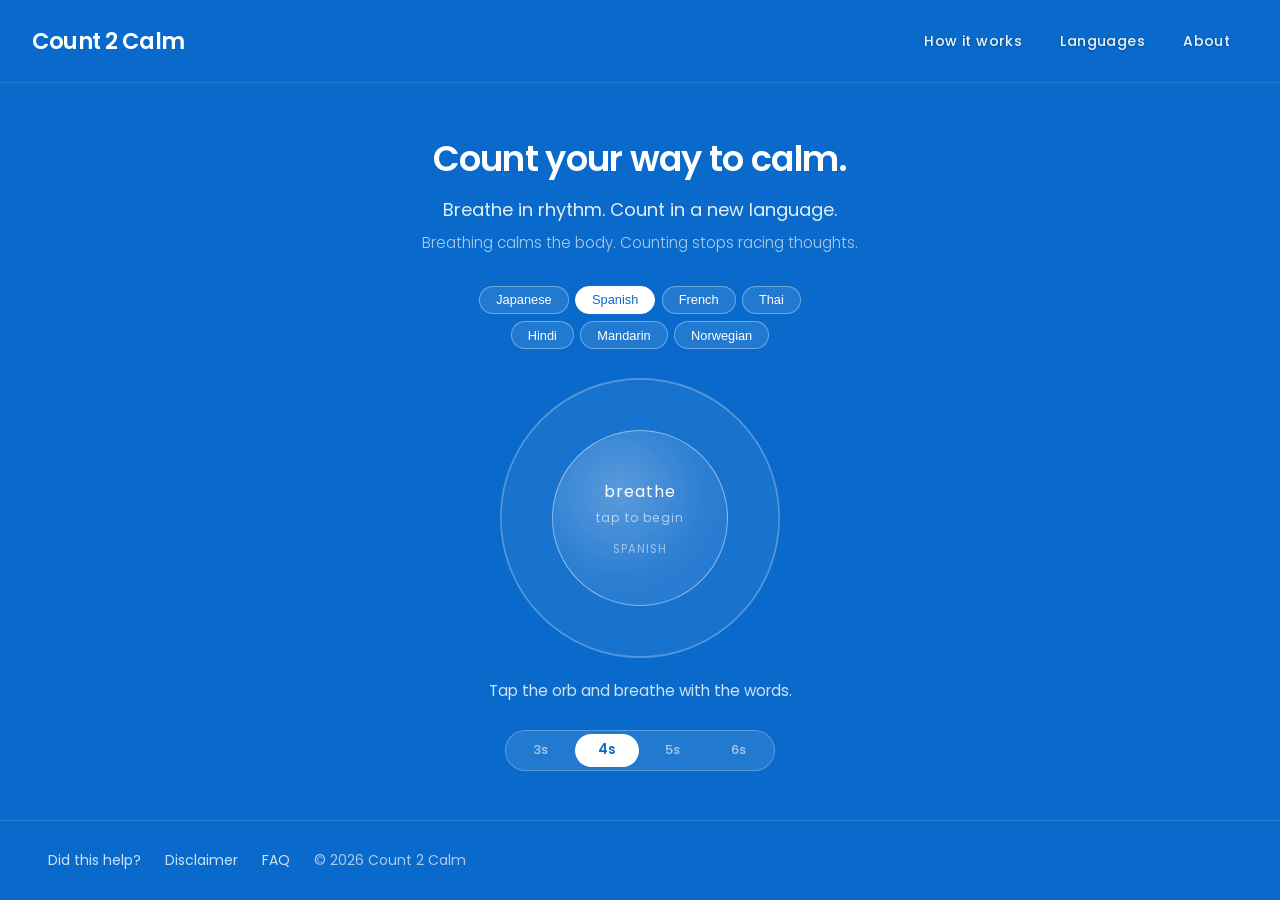
<file: index.html>
<!DOCTYPE html>
<html lang="en">
<head>
<!-- Google tag (gtag.js) -->
<script async src="https://www.googletagmanager.com/gtag/js?id=G-17ZSGQMD4G"></script>
<script>
  window.dataLayer = window.dataLayer || [];
  function gtag(){dataLayer.push(arguments);}
  gtag('js', new Date());
  gtag('config', 'G-17ZSGQMD4G');
</script>
<meta charset="UTF-8">
<meta name="viewport" content="width=device-width, initial-scale=1.0">
  <meta name="description" content="When thoughts won't slow down, try a breathing practice with something to keep your mind busy. Count in a new language. Free.">
  <link rel="canonical" href="https://count2calm.com/">
  <link rel="icon" href="/favicon.svg" type="image/svg+xml">
  <!-- Open Graph -->
  <meta property="og:type" content="website">
  <meta property="og:url" content="https://count2calm.com/">
  <meta property="og:title" content="Count 2 Calm">
  <meta property="og:description" content="When thoughts won't slow down, try a breathing practice with something to keep your mind busy. Count in a new language. Free.">
  <meta property="og:image" content="https://count2calm.com/assets/og-image.png">
  <meta property="og:site_name" content="Count 2 Calm">
  <!-- Twitter -->
  <meta name="twitter:card" content="summary_large_image">
  <meta name="twitter:title" content="Count 2 Calm">
  <meta name="twitter:description" content="Breathe in rhythm. Count in a new language. A simple, free tool to quiet your mind anywhere.">
  <meta name="twitter:image" content="https://count2calm.com/assets/og-image.png">
<title>Count 2 Calm</title>
<link rel="stylesheet" href="assets/fonts/fonts.css">
<style>
*,*::before,*::after{box-sizing:border-box;margin:0;padding:0}
html{
  min-height:100%;
  background:#0a6acb;
}
html,body{height:100%}
body{
  font-family:'Poppins',sans-serif;
  min-height:100vh;color:#fff;
  display:flex;flex-direction:column;
  touch-action:manipulation;
  background:transparent;
}

nav{display:flex;align-items:center;justify-content:space-between;padding:1.2rem 2rem;flex-shrink:0;position:sticky;top:0;z-index:100;background:#0a6acb;border-bottom:1px solid rgba(255,255,255,0.10);}
.nav-logo{font-family:'Poppins',sans-serif;font-size:1.4rem;font-weight:600;color:white;text-decoration:none;letter-spacing:-0.02em;white-space:nowrap;}
.nav-links{display:flex;gap:0.15rem;list-style:none;}
.nav-links a{font-size:0.875rem;font-weight:500;letter-spacing:0.03em;text-decoration:none;color:rgba(255,255,255,0.92);padding:0.45rem 1.05rem;border-radius:100px;border:1px solid transparent;transition:color 0.2s,background 0.2s,border-color 0.2s;min-height:44px;display:flex;align-items:center;text-shadow:0 1px 3px rgba(0,0,0,0.3);white-space:nowrap;}
.nav-links a:hover{color:white;border-color:rgba(255,255,255,0.65);background:rgba(255,255,255,0.12);}
.nav-links a.active{background:white;color:#0a6acb;border-color:white;font-weight:600;text-shadow:none;}

.hero{text-align:center;padding:3.5rem 2rem 0;flex-shrink:0}
.hero h1{font-family:'Poppins',sans-serif;font-weight:600;font-size:clamp(1.6rem,3.5vw,2.2rem);line-height:1.15;margin-bottom:1rem;letter-spacing:-0.02em}
.hero p{font-weight:400;font-size:1.125rem;color:rgba(255,255,255,0.88);margin-bottom:0.5rem}
.hero p:last-of-type{font-weight:300;font-size:0.95rem;color:rgba(255,255,255,0.65);margin-bottom:0;}

.pill-rows{display:flex;flex-direction:column;align-items:center;gap:0.45rem;margin-top:2rem;margin-bottom:0;padding:0 1rem;flex-shrink:0}
.pill-row{display:flex;gap:0.4rem;flex-wrap:wrap;justify-content:center}
.pill{
  font-size:0.8rem;font-weight:500;padding:0.35rem 1rem;border-radius:999px;
  border:1.5px solid rgba(255,255,255,0.35);
  background:rgba(255,255,255,0.1);color:#fff;
  cursor:pointer;transition:all 0.2s;
  touch-action:manipulation;
  -webkit-tap-highlight-color:transparent;
}
.pill.active{background:#fff;color:#0a6acb;border-color:#fff}

.orb-stage{flex:1;display:flex;flex-direction:column;align-items:center;justify-content:flex-start;padding:1.5rem 0 0;}

.orb-wrap:focus-visible{outline:3px solid rgba(255,255,255,0.8);outline-offset:8px;border-radius:50%;}
.orb-wrap{
  position:relative;
  width:290px;height:290px;
  display:flex;align-items:center;justify-content:center;
  cursor:pointer;
  -webkit-tap-highlight-color:transparent;
  touch-action:manipulation;
}

.orb-tap-overlay{
  position:absolute;
  top:0;left:0;
  width:100%;height:100%;
  border-radius:50%;
  z-index:10;
  background:transparent;
  cursor:pointer;
}

.orb-wrap svg{position:absolute;top:0;left:0;width:100%;height:100%;pointer-events:none;z-index:3;overflow:visible}

.inner-orb{
  position:absolute;border-radius:50%;
  top:50%;left:50%;transform:translate(-50%,-50%);
  z-index:1;
  background:radial-gradient(circle at 38% 35%,
    rgba(255,255,255,0.32) 0%,
    rgba(255,255,255,0.1) 55%,
    rgba(255,255,255,0.03) 100%);
  border:1.5px solid rgba(255,255,255,0.5);
  pointer-events:none;
}

.orb-text{
  position:absolute;z-index:4;
  display:flex;flex-direction:column;align-items:center;
  text-align:center;width:100%;
  pointer-events:none;
}
.t-idle-wrap{display:flex;flex-direction:column;align-items:center;gap:0.35rem}
.t-idle{font-size:1rem;font-weight:400;color:#fff;letter-spacing:0.06em}
.t-tap-hint{font-size:0.75rem;font-weight:400;color:rgba(255,255,255,0.6);letter-spacing:0.1em}
.t-phase{font-size:0.8rem;font-weight:600;letter-spacing:0.2em;text-transform:uppercase;color:#fff;margin-bottom:5px}
.t-word{font-size:1.75rem;font-weight:500;color:#fff;line-height:1}
.t-phon{font-size:0.85rem;font-weight:400;color:#fff;margin-top:5px}
.t-num{font-size:0.8rem;font-weight:500;color:#fff;margin-top:3px;letter-spacing:0.05em}
.t-lang{font-size:0.72rem;font-weight:400;color:rgba(255,255,255,0.5);margin-top:8px;letter-spacing:0.08em;text-transform:uppercase}


.pace-toggle{
  display:flex;
  background:rgba(255,255,255,0.1);
  border:1.5px solid rgba(255,255,255,0.25);
  border-radius:999px;
  padding:3px;
  gap:2px;
}
.pace-opt{
  font-family:'Poppins',sans-serif;font-weight:500;
  font-size:0.82rem;color:rgba(255,255,255,0.6);
  background:transparent;border:none;
  border-radius:999px;
  padding:0.38rem 1.4rem;
  cursor:pointer;letter-spacing:0.05em;
  transition:all 0.2s;
  touch-action:manipulation;
  -webkit-tap-highlight-color:transparent;
  min-width:64px;
}
.pace-opt.active{
  background:#fff;
  color:#0a6acb;
  font-weight:600;
}

.validation{
  text-align:center;
  padding:0.5rem 2rem 0.5rem;
  font-size:0.8rem;
  font-weight:300;
  color:rgba(255,255,255,0.75);
  line-height:1.8;
  flex-shrink:0;
}


footer{
  border-top:1px solid rgba(255,255,255,0.12);
  padding:1.8rem 3rem;
  display:flex;flex-wrap:wrap;align-items:center;justify-content:space-between;gap:0.75rem;
  flex-shrink:0;
}
.footer-tagline{font-size:0.875rem;font-weight:400;letter-spacing:0.12em;text-transform:uppercase;color:rgba(255,255,255,0.80);}
.footer-right{display:flex;align-items:center;gap:1.5rem;}
.footer-right a{font-size:0.875rem;color:rgba(255,255,255,0.80);text-decoration:none;transition:color 0.2s;}
.footer-right a:hover{color:white;}
.footer-copy{font-size:0.875rem;color:rgba(255,255,255,0.65);}
@media(max-width:480px){.orb-wrap{width:240px;height:240px;}.t-word{font-size:1.6rem;}}
@media(min-height:800px){.orb-stage{max-height:540px;}}

@media(max-width:480px){
  nav{padding:0.9rem 1rem;}
  .nav-logo{font-size:1.1rem;}
  .nav-links a{font-size:0.78rem;padding:0.35rem 0.65rem;}
  footer{padding:1.2rem 1rem;flex-direction:column;align-items:flex-start;gap:0.6rem;}
  .footer-right{gap:1rem;flex-wrap:wrap;}
}
@media(max-width:390px){
  nav{padding:0.75rem 0.85rem;}
  .nav-logo{font-size:0.95rem;}
  .nav-links a{font-size:0.72rem;padding:0.3rem 0.5rem;}
}

@media(max-width:375px){
  nav{padding:0.65rem 0.75rem;}
  .nav-logo{font-size:0.88rem;}
  .nav-links a{font-size:0.68rem;padding:0.28rem 0.45rem;}
}
@keyframes orbPulse{
  0%,100%{width:176px;height:176px;}
  50%{width:184px;height:184px;}
}
.inner-orb.idle-pulse{
  animation:orbPulse 3.2s ease-in-out infinite;
}
@media(prefers-reduced-motion:reduce){
  .inner-orb.idle-pulse{animation:none;}
}
</style>
  <script type="application/ld+json">
  {
    "@context": "https://schema.org",
    "@type": "WebApplication",
    "name": "Count 2 Calm",
    "url": "https://count2calm.com",
    "description": "A free browser-based breathing tool that combines box breathing with counting in a new language to reduce stress and quiet the mind.",
    "applicationCategory": "HealthApplication",
    "operatingSystem": "Any",
    "offers": { "@type": "Offer", "price": "0", "priceCurrency": "USD" },
    "featureList": ["Box breathing", "Multilingual counting", "Stress reduction", "Mindfulness practice"],
    "publisher": { "@type": "Organization", "name": "Count 2 Calm", "url": "https://count2calm.com" }
  }
  </script>
  <script type="application/ld+json">
  {
    "@context": "https://schema.org",
    "@type": "WebSite",
    "name": "Count 2 Calm",
    "url": "https://count2calm.com",
    "description": "A free breathing and counting practice for moments of stress, anxiety, or restlessness."
  }
  </script>
  <script type="application/ld+json">
  {
    "@context": "https://schema.org",
    "@type": "Organization",
    "name": "Count 2 Calm",
    "url": "https://count2calm.com",
    "logo": "https://count2calm.com/logo-dark.svg",
    "sameAs": []
  }
  </script>
</head>
<body>

<nav>
  <a class="nav-logo" href="index.html">Count 2 Calm</a>
  <ul class="nav-links">
    <li><a href="how-it-works.html">How it works</a></li>
    <li><a href="languages.html">Languages</a></li>
    <li><a href="about.html">About</a></li>
  </ul>
</nav>

<main style="flex:1;display:flex;flex-direction:column;">
<div class="hero">
  <h1>Count your way to calm.</h1>
  <p>Breathe in rhythm. Count in a new language.</p>
  <p>Breathing calms the body. Counting stops racing thoughts.</p>
</div>

<div class="pill-rows">
  <div class="pill-row">
    <button class="pill active" aria-pressed="true">Japanese</button>
    <button class="pill" aria-pressed="false">Spanish</button>
    <button class="pill" aria-pressed="false">French</button>
    <button class="pill" aria-pressed="false">Thai</button>
  </div>
  <div class="pill-row">
    <button class="pill" aria-pressed="false">Hindi</button>
    <button class="pill" aria-pressed="false">Mandarin</button>
    <button class="pill" aria-pressed="false">Norwegian</button>
  </div>
</div>

<div class="orb-stage">
  <div class="orb-wrap" id="orbWrap" role="button" aria-label="Breathing exercise orb — tap to begin">

    <div class="orb-tap-overlay" id="orbTap"></div>

    <div class="inner-orb" id="innerOrb" style="width:157px;height:157px"></div>

    <div class="orb-text">
      <div class="t-idle-wrap" id="idleWrap">
        <span class="t-idle">breathe</span>
        <span class="t-tap-hint">tap to begin</span>
        <span class="t-lang" id="langIdleEl"></span>
      </div>
      <div id="countText" style="display:none;flex-direction:column;align-items:center">
        <span class="t-phase" id="phaseEl"></span>
        <span class="t-word"  id="wordEl"></span>
        <span class="t-phon"  id="phonEl"></span>
        <span class="t-num"   id="numEl"></span>
        <span class="t-lang"  id="langEl"></span>
      </div>
    </div>

    <svg viewBox="0 0 250 250" xmlns="http://www.w3.org/2000/svg">
      <circle cx="125" cy="125" r="120"
        fill="rgba(255,255,255,0.06)"
        stroke="rgba(255,255,255,0.28)"
        stroke-width="1.5"/>
      <circle id="dotHalo2" cx="125" cy="5" r="11" fill="rgba(255,255,255,0.08)" opacity="0"/>
      <circle id="dotHalo1" cx="125" cy="5" r="8"  fill="rgba(255,255,255,0.18)" opacity="0"/>
      <circle id="dot"      cx="125" cy="5" r="5"  fill="white"                  opacity="0"/>
    </svg>

  </div>

  <div style="text-align:center;padding:1rem 2rem 0.25rem;font-size:0.95rem;font-weight:400;color:rgba(255,255,255,0.80);" id="orbStateText">Tap the orb and breathe with the words.</div>
  <div style="display:flex;justify-content:center;padding:0.5rem 0 0.6rem;margin-top:1rem;">
    <div class="pace-toggle">
      <button class="pace-opt" id="pace3" aria-pressed="false">3s</button>
      <button class="pace-opt active" id="pace4" aria-pressed="true">4s</button>
      <button class="pace-opt" id="pace5" aria-pressed="false">5s</button>
      <button class="pace-opt" id="pace6" aria-pressed="false">6s</button>
    </div>
  </div>

</div>



</main>

<footer>
  <div class="footer-right">
      <a href="https://docs.google.com/forms/d/e/1FAIpQLScY1_GPv4JdL39nQ1znE_37sAYoED8TFMMrX4BvBFA9Uye3vg/viewform" target="_blank" rel="noopener">Did this help?</a>
      <a href="disclaimer.html">Disclaimer</a>
      <a href="faq.html">FAQ</a>
    <span class="footer-copy">&copy; 2026 Count 2 Calm</span>
  </div>
</footer>

<script>
const LANGUAGES={
  japanese: [['ichi','ee-chee',1],['ni','nee',2],['san','sahn',3],['shi','shee',4],['go','goh',5],['roku','roh-koo',6]],
  spanish:  [['uno','oo-noh',1],['dos','dohs',2],['tres','trehs',3],['cuatro','kwah-troh',4],['cinco','seen-koh',5],['seis','says',6]],
  french:   [['un','uhn',1],['deux','duh',2],['trois','trwah',3],['quatre','katr',4],['cinq','sank',5],['six','sees',6]],
  thai:     [['neung','nuhng',1],['song','sawng',2],['sam','sahm',3],['see','see',4],['haa','hah',5],['hok','hok',6]],
  hindi:    [['ek','ehk',1],['do','doh',2],['teen','teen',3],['chaar','chahr',4],['paanch','paanch',5],['chhe','cheh',6]],
  mandarin: [['yī','ee',1],['èr','ar',2],['sān','sahn',3],['sì','suh',4],['wǔ','woo',5],['liù','lee-oh',6]],
  norwegian:[['én','ehn',1],['to','too',2],['tre','tray',3],['fire','fee-reh',4],['fem','fehm',5],['seks','sehks',6]],
};
const PHASES=[{n:'INHALE',d:4000},{n:'HOLD',d:4000},{n:'EXHALE',d:4000},{n:'HOLD',d:4000}];
function getCycle(){return PHASES.reduce((s,p)=>s+p.d,0);}
const RING_R=120,CX=125,CY=125;
const ORB_MIN=176,ORB_MAX=252;

const LANG_KEYS=Object.keys(LANGUAGES);
const PILL_LANGS=['japanese','spanish','french','thai','hindi','mandarin','norwegian'];
let currentLang=PILL_LANGS[Math.floor(Math.random()*PILL_LANGS.length)];

// Cache DOM elements
const innerOrb =document.getElementById('innerOrb');
const idleWrap =document.getElementById('idleWrap');
const countText=document.getElementById('countText');
const phaseEl  =document.getElementById('phaseEl');
const wordEl   =document.getElementById('wordEl');
const phonEl   =document.getElementById('phonEl');
const numEl    =document.getElementById('numEl');
const dot      =document.getElementById('dot');
const dotHalo1 =document.getElementById('dotHalo1');
const dotHalo2 =document.getElementById('dotHalo2');
const orbTap   =document.getElementById('orbTap');
const orbStateText=document.getElementById('orbStateText');
const langEl   =document.getElementById('langEl');
const langIdleEl=document.getElementById('langIdleEl');

function ease(t){return t<0.5?2*t*t:-1+(4-2*t)*t;}

function setOrb(px){
  innerOrb.style.width=px+'px';
  innerOrb.style.height=px+'px';
  const ratio=Math.max(0,Math.min(1,(px-ORB_MIN)/(ORB_MAX-ORB_MIN)));
  innerOrb.style.opacity=0.9-0.72*ratio;
}

function showDot(p){
  const a=p*Math.PI*2-Math.PI/2;
  const x=CX+RING_R*Math.cos(a);
  const y=CY+RING_R*Math.sin(a);
  [dot,dotHalo1,dotHalo2].forEach(el=>{
    el.setAttribute('cx',x);
    el.setAttribute('cy',y);
    el.setAttribute('opacity','1');
  });
}
function hideDot(){
  [dot,dotHalo1,dotHalo2].forEach(el=>el.setAttribute('opacity','0'));
}

let running=false,paused=false,acc=0,t0=null,raf=null,lastTs=0;

let cycleMs=getCycle();

function tick(ts){
  if(paused)return;
  lastTs=ts;
  if(!t0)t0=ts;
  const pos=(acc+(ts-t0))%cycleMs;
  let ps=0,pi=0;
  for(let i=0;i<PHASES.length;i++){if(pos<ps+PHASES[i].d){pi=i;break;}ps+=PHASES[i].d;}
  const beatsPerPhase=PHASES[0].d/1000;
  const raw=(pos-ps)/PHASES[pi].d;
  const prog=ease(raw);
  const beat=Math.min(Math.floor(raw*beatsPerPhase),beatsPerPhase-1);
  const phase=PHASES[pi].n;
  const entry=LANGUAGES[currentLang];
  const safeEntry=entry&&entry[beat]?entry[beat]:entry[0]||['—','',''];
  const[word,phon,num]=safeEntry;

  phaseEl.textContent=phase;
  wordEl.textContent=word;
  phonEl.textContent=phon;
  numEl.textContent=num;
  phonEl.style.display=phon?'block':'none';

  if(phase==='INHALE'){setOrb(ORB_MIN+(ORB_MAX-ORB_MIN)*prog);hideDot();}
  else if(phase==='EXHALE'){setOrb(ORB_MAX-(ORB_MAX-ORB_MIN)*prog);hideDot();}
  else if(pi===1){setOrb(ORB_MAX);if(!prefersReducedMotion)showDot(raw);else hideDot();}
  else{setOrb(ORB_MIN);if(!prefersReducedMotion)showDot(raw);else hideDot();}

  raf=requestAnimationFrame(tick);
}

function setPace(s){
  PHASES.forEach(p=>p.d=s*1000);
  cycleMs=getCycle();
  [3,4,5,6].forEach(n=>{
    const btn=document.getElementById('pace'+n);
    btn.classList.toggle('active',n===s);
    btn.setAttribute('aria-pressed',n===s?'true':'false');
  });
  if(!running||paused)return;
  if(raf){cancelAnimationFrame(raf);raf=null;}
  acc=0;t0=null;lastTs=0;
  raf=requestAnimationFrame(tick);
}

const prefersReducedMotion=window.matchMedia('(prefers-reduced-motion: reduce)').matches;
function startIdle(){
  setOrb(ORB_MIN);
  innerOrb.classList.add('idle-pulse');
}
function stopIdle(){
  innerOrb.classList.remove('idle-pulse');
}

function start(){
  if(running)return;
  running=true;stopIdle();
  idleWrap.style.display='none';
  countText.style.display='flex';
  orbStateText.textContent='Breathing. Tap to pause.';
  acc=0;t0=null;
  raf=requestAnimationFrame(tick);
}

function togglePause(){
  if(paused){
    paused=false;acc=0;t0=null;
    orbStateText.textContent='Breathing. Tap to pause.';
    raf=requestAnimationFrame(tick);
  }else{
    paused=true;
    if(t0)acc+=(lastTs-t0);
    t0=null;
    if(raf)cancelAnimationFrame(raf);
    orbStateText.textContent='Tap to begin again.';
  }
}

function handleAction(){
  if(!running){start();}else{togglePause();}
}

orbTap.addEventListener('click',handleAction);

const orbWrap=document.getElementById('orbWrap');
orbWrap.setAttribute('tabindex','0');
orbWrap.addEventListener('keydown',e=>{
  if(e.key==='Enter'||e.key===' '){e.preventDefault();handleAction();}
});

[3,4,5,6].forEach(n=>{
  document.getElementById('pace'+n).addEventListener('click',()=>setPace(n));
});

// Init pills — set active state and language labels, reset orb on change
document.querySelectorAll('.pill').forEach(btn=>{
  const isActive=btn.textContent.trim().toLowerCase()===currentLang;
  btn.classList.toggle('active',isActive);
  btn.setAttribute('aria-pressed',isActive?'true':'false');

  btn.addEventListener('click',()=>{
    document.querySelectorAll('.pill').forEach(p=>{
      p.classList.remove('active');
      p.setAttribute('aria-pressed','false');
    });
    btn.classList.add('active');
    btn.setAttribute('aria-pressed','true');
    currentLang=btn.textContent.trim().toLowerCase();
    const name=btn.textContent.trim();
    langEl.textContent=name;
    langIdleEl.textContent=name;
    // Reset orb to idle on language change
    if(running){
      running=false;paused=false;
      if(raf)cancelAnimationFrame(raf);raf=null;
      stopIdle();
      acc=0;t0=null;lastTs=0;
      idleWrap.style.display='flex';
      countText.style.display='none';
      orbStateText.textContent='Tap the orb and breathe with the words.';
      startIdle();
    }
  });
});

// Set initial language label
const activePill=document.querySelector('.pill.active');
if(activePill){
  const name=activePill.textContent.trim();
  langEl.textContent=name;
  langIdleEl.textContent=name;
}

startIdle();
</script>
</body>
</html>
</file>
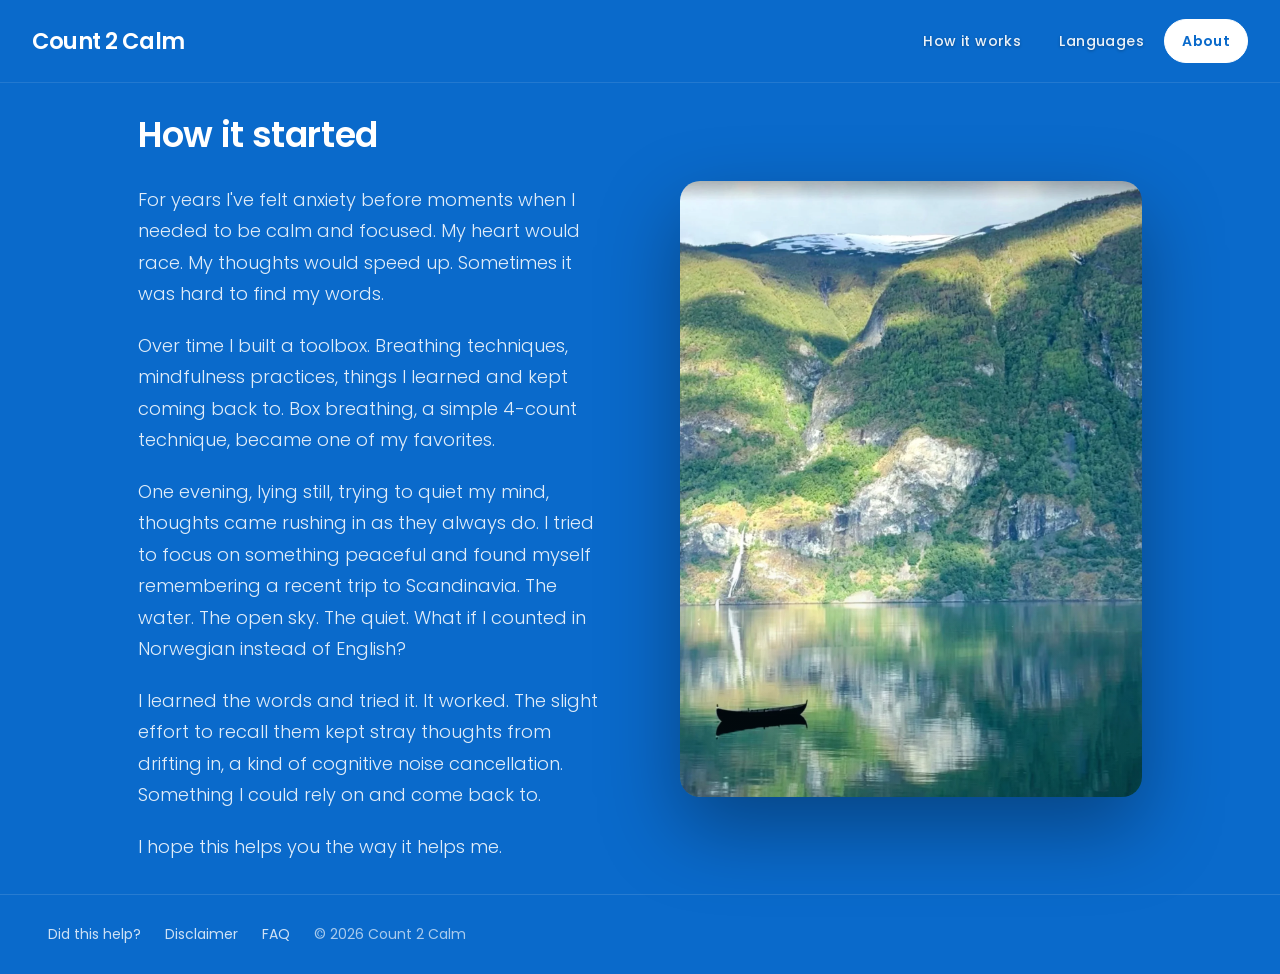
<file: about.html>
<!DOCTYPE html>
<html lang="en">
<head>
<!-- Google tag (gtag.js) -->
<script async src="https://www.googletagmanager.com/gtag/js?id=G-17ZSGQMD4G"></script>
<script>
  window.dataLayer = window.dataLayer || [];
  function gtag(){dataLayer.push(arguments);}
  gtag('js', new Date());
  gtag('config', 'G-17ZSGQMD4G');
</script>
  <meta charset="UTF-8">
  <meta name="viewport" content="width=device-width, initial-scale=1.0">
  <meta name="description" content="A personal discovery that turned into something worth sharing. If your mind won't slow down, this story is for you.">
  <link rel="canonical" href="https://count2calm.com/about.html">
  <link rel="icon" href="/favicon.svg" type="image/svg+xml">
  <!-- Open Graph -->
  <meta property="og:type" content="website">
  <meta property="og:url" content="https://count2calm.com/about.html">
  <meta property="og:title" content="How It Started | Count 2 Calm">
  <meta property="og:description" content="A personal discovery that turned into something worth sharing. If your mind won't slow down, this story is for you.">
  <meta property="og:image" content="https://count2calm.com/assets/og-image.png">
  <meta property="og:site_name" content="Count 2 Calm">
  <!-- Twitter -->
  <meta name="twitter:card" content="summary_large_image">
  <meta name="twitter:title" content="How It Started | Count 2 Calm">
  <meta name="twitter:description" content="A personal experiment with box breathing and Norwegian numbers that became a tool for quiet. Here is how it started.">
  <meta name="twitter:image" content="https://count2calm.com/assets/og-image.png">
  <title>How It Started | Count 2 Calm</title>
<link rel="stylesheet" href="assets/fonts/fonts.css">
<style>
    *, *::before, *::after { box-sizing: border-box; margin: 0; padding: 0; }
    html {
      min-height: 100%;
      background: #0a6acb;
    }

    :root {
      --w88:   rgba(255,255,255,0.88);
      --w80:   rgba(255,255,255,0.80);
      --w65:   rgba(255,255,255,0.65);
      --w12:   rgba(255,255,255,0.12);
    }

    html, body { height: 100%; }

    body {
      font-family: "Poppins", sans-serif;
      background: transparent;
      min-height: 100vh;
      color: white;
      -webkit-font-smoothing: antialiased;
      display: flex;
      flex-direction: column;
    }

    /* NAV */
    nav {
      display: flex; align-items: center; justify-content: space-between;
      padding: 1.2rem 2rem; position: sticky; top: 0; z-index: 100;
      background: #0a6acb;
      border-bottom: 1px solid rgba(255,255,255,0.10); flex-shrink: 0;
    }
    .nav-logo { font-family: 'Poppins', sans-serif; font-size: 1.4rem; font-weight: 600; color: white; text-decoration: none; letter-spacing: -0.02em; }
    .nav-links { display: flex; gap: 0.15rem; list-style: none; }
    .nav-links a {
      font-size: 0.875rem; font-weight: 500; letter-spacing: 0.03em;
      text-decoration: none; color: rgba(255,255,255,0.92);
      padding: 0.45rem 1.05rem; border-radius: 100px;
      border: 1px solid transparent; transition: color 0.2s, background 0.2s, border-color 0.2s;
      min-height: 44px;
      white-space: nowrap; display: flex; align-items: center;
      text-shadow: 0 1px 3px rgba(0,0,0,0.3);
    }
    .nav-links a:hover { color: white; border-color: rgba(255,255,255,0.65); background: rgba(255,255,255,0.12); }
    .nav-links a.active { background: white; color: #0a6acb; border-color: white; font-weight: 600; text-shadow: none; }

    /* PAGE — fills remaining height so content+footer fill the screen */
    .page {
      flex: 1;
      display: flex;
      align-items: center;
      max-width: 1100px;
      margin: 0 auto;
      width: 100%;
      padding: 0 3rem;
    }

    /* TWO-COLUMN */
    .about-grid {
      display: grid;
      grid-template-columns: 1fr 1fr;
      gap: 5rem;
      align-items: center;
      padding: 2rem 0;
      width: 100%;
    }

    h1 {
      font-family: 'Poppins', sans-serif;
      font-size: clamp(1.6rem, 3.5vw, 2.2rem);
      font-weight: 600;
      line-height: 1.15;
      letter-spacing: -0.01em;
      color: white;
      margin-bottom: 1.75rem;
    }

    .body-text p {
      font-size: 1.125rem;
      font-weight: 300;
      line-height: 1.75;
      color: var(--w88);
      margin-bottom: 1.25rem;
      max-width: 520px;
    }
    .body-text p:last-child { margin-bottom: 0; }
    .body-text em { font-style: italic; font-weight: 600; color: white; }

    /* PHOTO */
    .about-photo {
      position: relative;
      border-radius: 20px;
      overflow: hidden;
      box-shadow: 0 32px 80px rgba(0,0,0,0.35);
    }
    .about-photo img {
      width: 100%;
      display: block;
      aspect-ratio: 3 / 4;
      object-fit: cover;
      object-position: center 62%;
    }
    .about-photo::after {
      content: "";
      position: absolute;
      inset: 0;
      background: linear-gradient(to bottom, transparent 60%, rgba(10,80,120,0.15) 100%);
      pointer-events: none;
    }

    /* FOOTER */
    footer {
      border-top: 1px solid rgba(255,255,255,0.12);
      padding: 1.8rem 3rem;
      display: flex;
      flex-wrap: wrap;
      align-items: center;
      justify-content: space-between;
      gap: 0.75rem;
      flex-shrink: 0;
    }
    .footer-tagline {
      font-size: 0.875rem;
      font-weight: 600;
      letter-spacing: 0.12em;
      text-transform: uppercase;
      color: var(--w80);
    }
    .footer-right { display: flex; align-items: center; gap: 1.5rem; }
    .footer-right a {
      font-size: 0.875rem;
      color: var(--w80);
      text-decoration: none;
      transition: color 0.2s;
    }
    .footer-right a:hover { color: white; }
    .footer-copy { font-size: 0.875rem; color: var(--w65); }

    /* MOBILE */
    @media (max-width: 768px) {
      nav {
      display: flex; align-items: center; justify-content: space-between;
      padding: 1.2rem 2rem; position: sticky; top: 0; z-index: 100;
      background: #0a6acb;
      border-bottom: 1px solid rgba(255,255,255,0.10); flex-shrink: 0;
    }
      .nav-links a {
      font-size: 0.875rem; font-weight: 500; letter-spacing: 0.03em;
      text-decoration: none; color: rgba(255,255,255,0.92);
      padding: 0.45rem 1.05rem; border-radius: 100px;
      border: 1px solid transparent; transition: color 0.2s, background 0.2s, border-color 0.2s;
      min-height: 44px;
      white-space: nowrap; display: flex; align-items: center;
      text-shadow: 0 1px 3px rgba(0,0,0,0.3);
    }
      .page { padding: 0 1.5rem; align-items: flex-start; }
      .about-grid { grid-template-columns: 1fr; gap: 2rem; padding: 2.5rem 0; }
      .about-photo { order: -1; }
      .about-photo img { aspect-ratio: 4 / 3; object-position: center 85%; }
      .body-text p { max-width: 100%; }
      footer { padding: 1.5rem 1.25rem; }
    }
    @media (max-width: 400px) {
      .nav-links a {
      font-size: 0.875rem; font-weight: 500; letter-spacing: 0.03em;
      text-decoration: none; color: rgba(255,255,255,0.92);
      padding: 0.45rem 1.05rem; border-radius: 100px;
      border: 1px solid transparent; transition: color 0.2s, background 0.2s, border-color 0.2s;
      min-height: 44px;
      white-space: nowrap; display: flex; align-items: center;
      text-shadow: 0 1px 3px rgba(0,0,0,0.3);
    }
    }

    .about-content { animation: fadeUp 0.65s ease both; }
    .about-photo   { animation: fadeUp 0.65s ease both 0.15s; }
    @keyframes fadeUp {
      from { opacity: 0; transform: translateY(20px); }
      to   { opacity: 1; transform: translateY(0); }
    }
  
/* Reduced motion — respects OS accessibility setting */
@media (prefers-reduced-motion: reduce) {
  .inner-orb { transition: none !important; }
  * { transition-duration: 0.01ms !important; animation-duration: 0.01ms !important; }
}

@media(max-width:480px){
  nav{padding:0.9rem 1rem;}
  .nav-logo{font-size:1.1rem;}
  .nav-links a{font-size:0.78rem;padding:0.35rem 0.65rem;}
  footer{padding:1.2rem 1rem;flex-direction:column;align-items:flex-start;gap:0.6rem;}
  .footer-right{gap:1rem;flex-wrap:wrap;}
}
@media(max-width:390px){
  nav{padding:0.75rem 0.85rem;}
  .nav-logo{font-size:0.95rem;}
  .nav-links a{font-size:0.72rem;padding:0.3rem 0.5rem;}
}

@media(max-width:375px){
  nav{padding:0.65rem 0.75rem;}
  .nav-logo{font-size:0.88rem;}
  .nav-links a{font-size:0.68rem;padding:0.28rem 0.45rem;}
}
</style>
  <script type="application/ld+json">
  {
    "@context": "https://schema.org",
    "@type": "WebSite",
    "name": "Count 2 Calm",
    "url": "https://count2calm.com",
    "description": "A free breathing tool combining box breathing with multilingual counting to reduce stress and quiet the mind."
  }
  </script>
</head>
<body>

  <nav>
    <a href="index.html" class="nav-logo">Count 2 Calm</a>
    <ul class="nav-links">
      <li><a href="how-it-works.html">How it works</a></li>
      <li><a href="languages.html">Languages</a></li>
      <li><a href="about.html" class="active">About</a></li>
    </ul>
  </nav>

  <main style="flex:1;display:flex;flex-direction:column;"><div class="page">
    <div class="about-grid">

      <div class="about-content">
        <h1>How it started</h1>
        <div class="body-text">
          <p>For years I've felt anxiety before moments when I needed to be calm and focused. My heart would race. My thoughts would speed up. Sometimes it was hard to find my words.</p>
          <p>Over time I built a toolbox. Breathing techniques, mindfulness practices, things I learned and kept coming back to. Box breathing, a simple 4-count technique, became one of my favorites.</p>
          <p>One evening, lying still, trying to quiet my mind, thoughts came rushing in as they always do. I tried to focus on something peaceful and found myself remembering a recent trip to Scandinavia. The water. The open sky. The quiet. What if I counted in Norwegian instead of English?</p>
          <p>I learned the words and tried it. It worked. The slight effort to recall them kept stray thoughts from drifting in, a kind of cognitive noise cancellation. Something I could rely on and come back to.</p>
          <p>I hope this helps you the way it helps me.</p>
        </div>
      </div>

      <div class="about-photo">
        <img src="assets/about-photo.webp" alt="A lone boat on a Norwegian fjord, green mountains and a waterfall reflected in still water" loading="lazy">
      </div>

    </div>
  </div>

  </main>

  <footer>
  <div class="footer-right">
      
      <a href="https://docs.google.com/forms/d/e/1FAIpQLScY1_GPv4JdL39nQ1znE_37sAYoED8TFMMrX4BvBFA9Uye3vg/viewform" target="_blank" rel="noopener">Did this help?</a>
      <a href="disclaimer.html">Disclaimer</a>
      <a href="faq.html">FAQ</a>
      <span class="footer-copy">&copy; 2026 Count 2 Calm</span>
    </div>
  </footer>

</body>
</html>
</file>
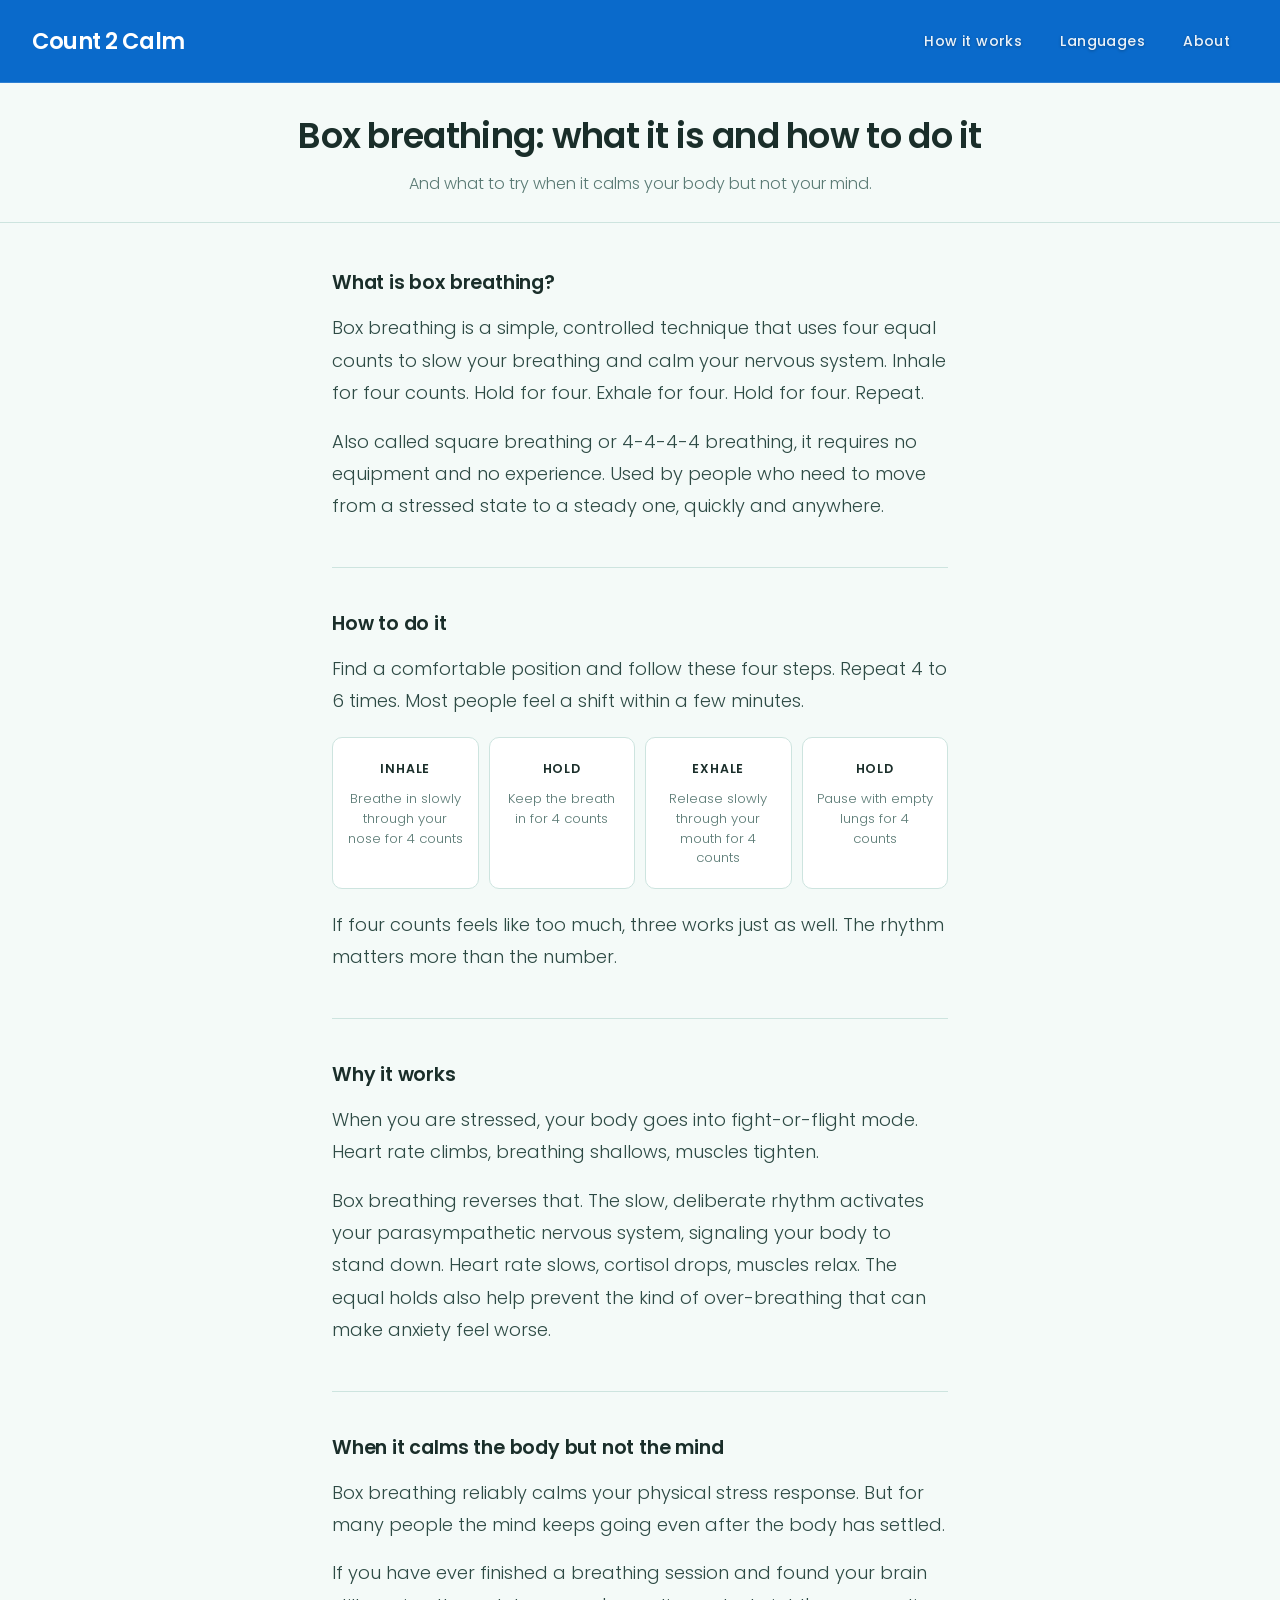
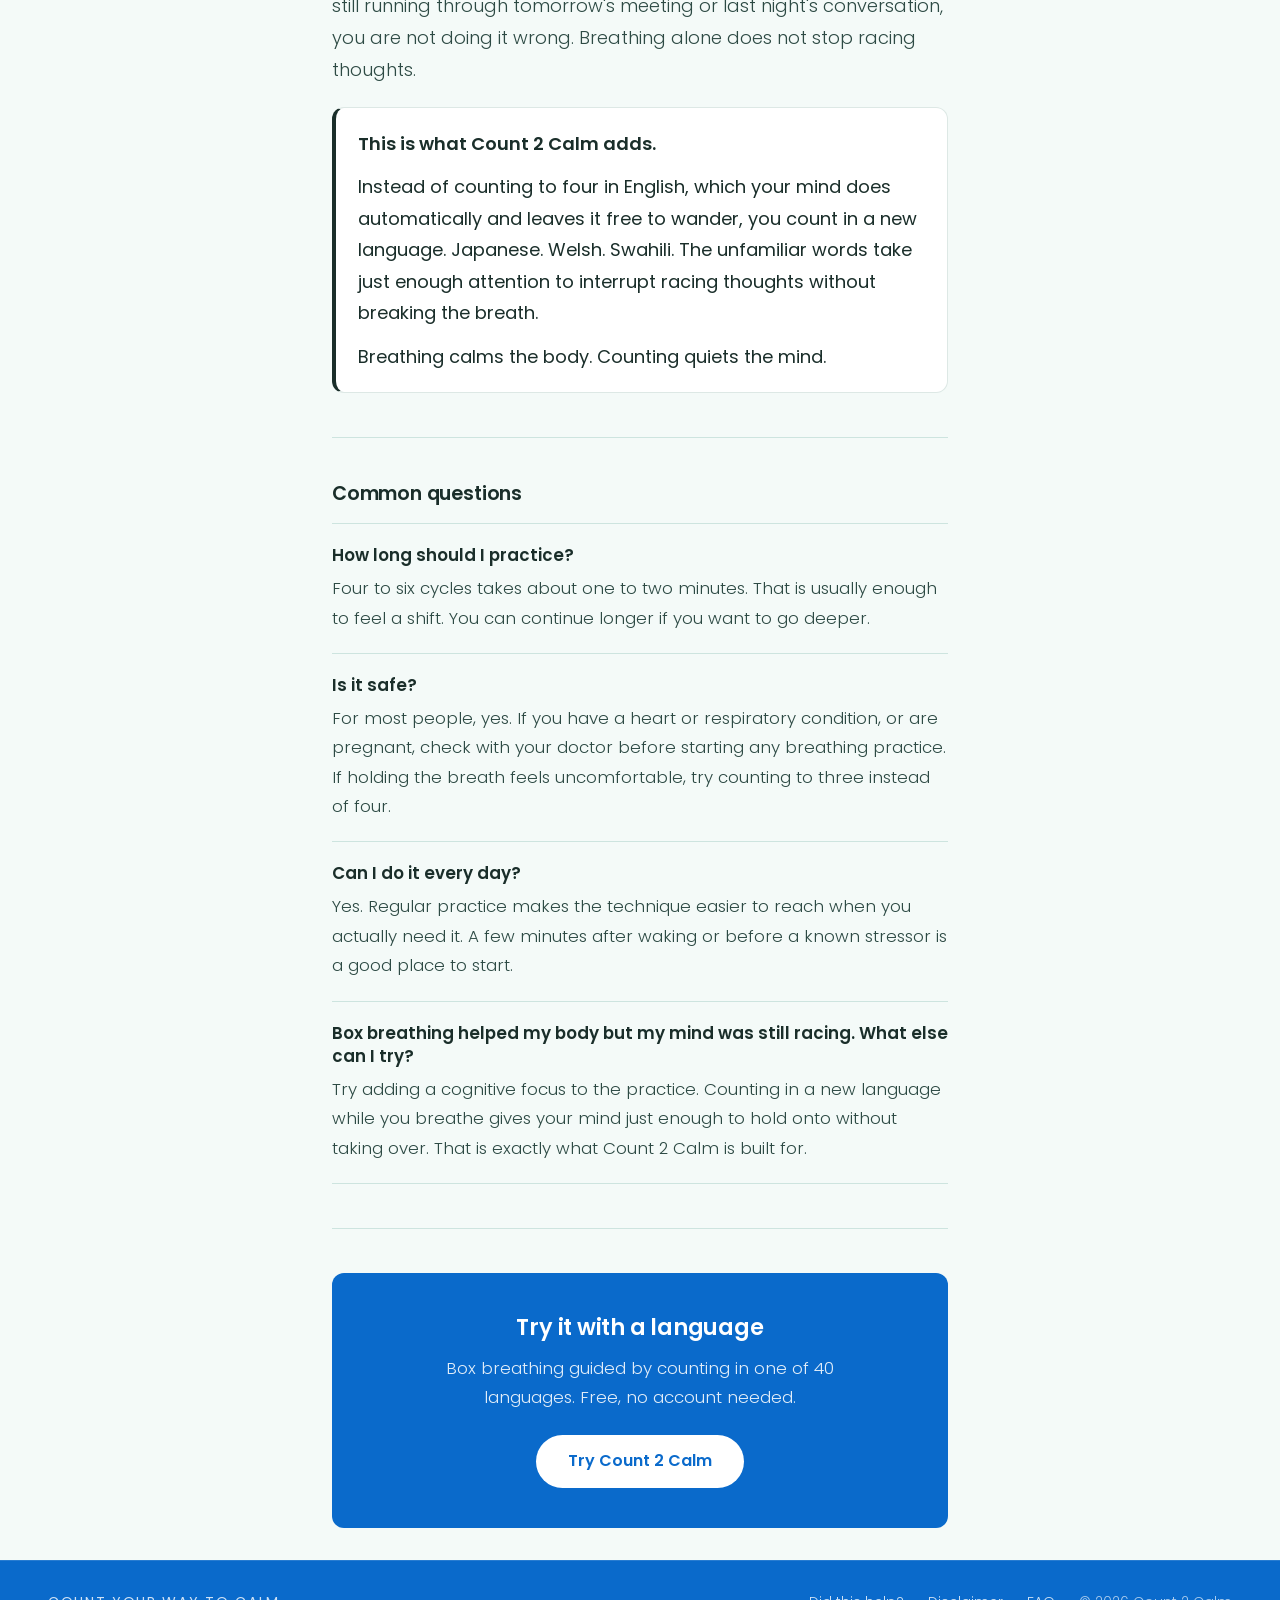
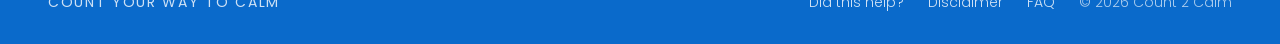
<file: box-breathing.html>
<!DOCTYPE html>
<html lang="en">
<head>
<!-- Google tag (gtag.js) -->
<script async src="https://www.googletagmanager.com/gtag/js?id=G-17ZSGQMD4G"></script>
<script>
  window.dataLayer = window.dataLayer || [];
  function gtag(){dataLayer.push(arguments);}
  gtag('js', new Date());
  gtag('config', 'G-17ZSGQMD4G');
</script>
<meta charset="UTF-8">
<meta name="viewport" content="width=device-width, initial-scale=1.0">
<meta name="description" content="Box breathing calms the body in minutes. But if your mind keeps racing, counting in a new language adds the missing piece. Free at Count 2 Calm.">
<link rel="canonical" href="https://count2calm.com/box-breathing">
<link rel="icon" href="/favicon.svg" type="image/svg+xml">
<meta property="og:type" content="website">
<meta property="og:url" content="https://count2calm.com/box-breathing">
<meta property="og:title" content="Box Breathing: What It Is and How to Do It | Count 2 Calm">
<meta property="og:description" content="Box breathing calms the body in minutes. But if your mind keeps racing, counting in a new language adds the missing piece. Free at Count 2 Calm.">
<meta property="og:image" content="https://count2calm.com/assets/og-image.png">
<meta property="og:site_name" content="Count 2 Calm">
<meta name="twitter:card" content="summary_large_image">
<meta name="twitter:title" content="Box Breathing: What It Is and How to Do It | Count 2 Calm">
<meta name="twitter:description" content="Box breathing calms the body in minutes. But if your mind keeps racing, counting in a new language adds the missing piece.">
<meta name="twitter:image" content="https://count2calm.com/assets/og-image.png">
<title>Box Breathing: What It Is and How to Do It | Count 2 Calm</title>
<link rel="stylesheet" href="assets/fonts/fonts.css">

<script type="application/ld+json">
{
  "@context": "https://schema.org",
  "@type": "FAQPage",
  "mainEntity": [
    {
      "@type": "Question",
      "name": "What is box breathing?",
      "acceptedAnswer": {
        "@type": "Answer",
        "text": "Box breathing is a controlled breathing technique that uses four equal counts to calm your nervous system: inhale for 4, hold for 4, exhale for 4, hold for 4. Also called square breathing or 4-4-4-4 breathing."
      }
    },
    {
      "@type": "Question",
      "name": "How long should you do box breathing?",
      "acceptedAnswer": {
        "@type": "Answer",
        "text": "Most people feel a shift after 4 to 6 cycles, which takes about one to two minutes. You can continue longer if you want to go deeper."
      }
    },
    {
      "@type": "Question",
      "name": "What if my mind is still racing after box breathing?",
      "acceptedAnswer": {
        "@type": "Answer",
        "text": "Box breathing calms the body but does not always stop racing thoughts. Counting in a new language while you breathe gives your mind something to focus on. That is what Count 2 Calm adds to the practice."
      }
    },
    {
      "@type": "Question",
      "name": "Is box breathing safe?",
      "acceptedAnswer": {
        "@type": "Answer",
        "text": "Yes, for most people. If you have a heart or respiratory condition, or are pregnant, check with your doctor before starting any breathing practice. If holding the breath feels uncomfortable, count to three instead of four."
      }
    }
  ]
}
</script>

<style>
  *, *::before, *::after { box-sizing: border-box; margin: 0; padding: 0; }

  :root {
    --ink:      #1a2e2a;
    --ink-mid:  #2d4a44;
    --ink-soft: #5a7a74;
    --rule:     #cde4df;
    --bg:       #f4faf8;
    --surface:  #ffffff;
    --w88: rgba(255,255,255,0.88);
    --w80: rgba(255,255,255,0.80);
    --w65: rgba(255,255,255,0.65);
    --w12: rgba(255,255,255,0.12);
  }

  html { scroll-behavior: smooth; }

  body {
    font-family: "Poppins", sans-serif;
    font-weight: 300;
    background: var(--bg);
    color: var(--ink);
    line-height: 1.8;
    min-height: 100vh;
    display: flex;
    flex-direction: column;
    -webkit-font-smoothing: antialiased;
  }

  /* NAV */
  nav {
    display: flex; align-items: center; justify-content: space-between;
    padding: 1.2rem 2rem; position: sticky; top: 0; z-index: 100;
    background: #0a6acb;
    border-bottom: 1px solid rgba(255,255,255,0.15);
    flex-shrink: 0;
  }
  .nav-logo {
    font-family: "Poppins", sans-serif;
    font-size: 1.4rem;
    font-weight: 600;
    letter-spacing: -0.02em;
    color: white;
    text-decoration: none;
  }
  .nav-links { display: flex; gap: 0.15rem; list-style: none; }
  .nav-links a {
    font-size: 0.875rem; font-weight: 500; letter-spacing: 0.03em;
    text-decoration: none; color: rgba(255,255,255,0.92);
    padding: 0.45rem 1.05rem; border-radius: 100px;
    border: 1px solid transparent;
    transition: color 0.2s, background 0.2s, border-color 0.2s;
    min-height: 44px;
    white-space: nowrap; display: flex; align-items: center;
    text-shadow: 0 1px 3px rgba(0,0,0,0.3);
  }
  .nav-links a:hover { color: white; border-color: rgba(255,255,255,0.65); background: rgba(255,255,255,0.12); }

  /* PAGE TITLE */
  .page-title {
    padding: 2rem 2rem 1.5rem;
    text-align: center;
    background: var(--bg);
    border-bottom: 1px solid var(--rule);
  }
  .page-title h1 {
    font-family: "Poppins", sans-serif;
    font-size: clamp(1.6rem, 3.5vw, 2.2rem);
    font-weight: 600;
    color: var(--ink);
    letter-spacing: -0.02em;
    line-height: 1.2;
  }
  .page-title p {
    margin-top: 0.75rem;
    font-size: 1rem;
    color: var(--ink-soft);
    font-weight: 300;
  }

  /* MAIN */
  main {
    flex: 1;
    max-width: 680px;
    margin: 0 auto;
    width: 100%;
    padding: 3rem 2rem 2rem;
  }

  /* SECTIONS */
  .section {
    margin-bottom: 2.75rem;
    padding-bottom: 2.75rem;
    border-bottom: 1px solid var(--rule);
  }
  .section:last-of-type {
    border-bottom: none;
    margin-bottom: 0;
    padding-bottom: 0;
  }

  h2 {
    font-family: "Poppins", sans-serif;
    font-size: 1.2rem;
    font-weight: 600;
    color: var(--ink);
    line-height: 1.3;
    margin-bottom: 1rem;
    letter-spacing: -0.01em;
  }

  p {
    font-size: 1.125rem;
    color: var(--ink-mid);
    margin-bottom: 1rem;
    line-height: 1.8;
    font-weight: 300;
  }
  p:last-child { margin-bottom: 0; }

  /* PHASE GRID */
  .phases {
    display: grid;
    grid-template-columns: repeat(4, 1fr);
    gap: 10px;
    margin: 1.25rem 0 1.25rem;
  }
  .phase {
    background: var(--surface);
    border: 1px solid var(--rule);
    border-radius: 10px;
    padding: 1.25rem 0.875rem;
    text-align: center;
  }
  .phase-label {
    display: block;
    font-size: 0.78rem;
    font-weight: 600;
    color: var(--ink);
    text-transform: uppercase;
    letter-spacing: 0.07em;
    margin-bottom: 0.5rem;
  }
  .phase-desc {
    display: block;
    font-size: 0.825rem;
    color: var(--ink-soft);
    line-height: 1.5;
    font-weight: 300;
  }

  /* CALLOUT */
  .callout {
    background: var(--surface);
    border: 1px solid #dde8e5;
    border-left: 4px solid var(--ink);
    border-radius: 12px;
    padding: 1.25rem 1.4rem;
    margin-top: 1.25rem;
  }
  .callout p {
    font-size: 1.125rem;
    color: var(--ink);
    font-weight: 400;
    line-height: 1.75;
    margin-bottom: 0.75rem;
  }
  .callout p:last-child { margin-bottom: 0; }
  .callout strong { font-weight: 600; }

  /* FAQ */
  .faq-item {
    border-top: 1px solid var(--rule);
    padding: 1.25rem 0;
  }
  .faq-item:last-child { border-bottom: 1px solid var(--rule); }
  .faq-q {
    font-size: 1.05rem;
    font-weight: 600;
    color: var(--ink);
    margin-bottom: 0.4rem;
    line-height: 1.4;
  }
  .faq-a {
    font-size: 1.05rem;
    line-height: 1.75;
    color: var(--ink-mid);
    font-weight: 300;
    margin-bottom: 0;
  }

  /* CTA */
  .cta-block {
    background: #0a6acb;
    border-radius: 12px;
    padding: 2.5rem 2rem;
    text-align: center;
    color: white;
    margin-top: 2.75rem;
  }
  .cta-block h2 {
    font-size: 1.4rem;
    font-weight: 600;
    color: white;
    margin-bottom: 0.75rem;
    letter-spacing: -0.01em;
    line-height: 1.3;
  }
  .cta-block p {
    font-size: 1.05rem;
    color: var(--w88);
    max-width: 400px;
    margin: 0 auto 1.5rem;
    line-height: 1.7;
    font-weight: 300;
  }
  .cta-btn {
    display: inline-block;
    background: white;
    color: #0a6acb;
    font-family: "Poppins", sans-serif;
    font-weight: 600;
    font-size: 1rem;
    padding: 0.75rem 2rem;
    border-radius: 100px;
    text-decoration: none;
  }

  /* FOOTER */
  footer {
    background: #0a6acb;
    border-top: 1px solid rgba(255,255,255,0.12);
    padding: 1.8rem 3rem;
    display: flex;
    flex-wrap: wrap;
    align-items: center;
    justify-content: space-between;
    gap: 0.75rem;
    flex-shrink: 0;
  }
  .footer-tagline {
    font-size: 0.875rem;
    font-weight: 400;
    letter-spacing: 0.12em;
    text-transform: uppercase;
    color: var(--w80);
  }
  .footer-right { display: flex; align-items: center; gap: 1.5rem; }
  .footer-right a {
    font-size: 0.875rem;
    color: var(--w80);
    text-decoration: none;
    transition: color 0.2s;
  }
  .footer-right a:hover { color: white; }
  .footer-copy { font-size: 0.875rem; color: var(--w65); }

  /* MOBILE */
  @media (max-width: 640px) {
    .page-title { padding: 2.5rem 1.25rem 2rem; }
    main { padding: 2rem 1.25rem 4rem; }
    .phases { grid-template-columns: repeat(2, 1fr); }
    footer { padding: 1.5rem 1.25rem; }
  }
  @media (max-width: 480px) {
    nav { padding: 0.9rem 1rem; }
    .nav-logo { font-size: 1.1rem; }
    .nav-links a { font-size: 0.78rem; padding: 0.35rem 0.65rem; }
    footer { padding: 1.2rem 1rem; flex-direction: column; align-items: flex-start; gap: 0.6rem; }
    .footer-right { gap: 1rem; flex-wrap: wrap; }
  }
  @media (max-width: 390px) {
    nav { padding: 0.75rem 0.85rem; }
    .nav-logo { font-size: 0.95rem; }
    .nav-links a { font-size: 0.72rem; padding: 0.3rem 0.5rem; }
  }
  @media (max-width: 375px) {
    nav { padding: 0.65rem 0.75rem; }
    .nav-logo { font-size: 0.88rem; }
    .nav-links a { font-size: 0.68rem; padding: 0.28rem 0.45rem; }
  }
  @media (prefers-reduced-motion: reduce) {
    * { transition-duration: 0.01ms !important; animation-duration: 0.01ms !important; }
  }
</style>
</head>
<body>

<nav>
  <a href="index.html" class="nav-logo">Count 2 Calm</a>
  <ul class="nav-links">
    <li><a href="how-it-works.html">How it works</a></li>
    <li><a href="languages.html">Languages</a></li>
    <li><a href="about.html">About</a></li>
  </ul>
</nav>

<div class="page-title">
  <h1>Box breathing: what it is and how to do it</h1>
  <p>And what to try when it calms your body but not your mind.</p>
</div>

<main>

  <div class="section">
    <h2>What is box breathing?</h2>
    <p>Box breathing is a simple, controlled technique that uses four equal counts to slow your breathing and calm your nervous system. Inhale for four counts. Hold for four. Exhale for four. Hold for four. Repeat.</p>
    <p>Also called square breathing or 4-4-4-4 breathing, it requires no equipment and no experience. Used by people who need to move from a stressed state to a steady one, quickly and anywhere.</p>
  </div>

  <div class="section">
    <h2>How to do it</h2>
    <p>Find a comfortable position and follow these four steps. Repeat 4 to 6 times. Most people feel a shift within a few minutes.</p>
    <div class="phases">
      <div class="phase">
        <span class="phase-label">Inhale</span>
        <span class="phase-desc">Breathe in slowly through your nose for 4 counts</span>
      </div>
      <div class="phase">
        <span class="phase-label">Hold</span>
        <span class="phase-desc">Keep the breath in for 4 counts</span>
      </div>
      <div class="phase">
        <span class="phase-label">Exhale</span>
        <span class="phase-desc">Release slowly through your mouth for 4 counts</span>
      </div>
      <div class="phase">
        <span class="phase-label">Hold</span>
        <span class="phase-desc">Pause with empty lungs for 4 counts</span>
      </div>
    </div>
    <p>If four counts feels like too much, three works just as well. The rhythm matters more than the number.</p>
  </div>

  <div class="section">
    <h2>Why it works</h2>
    <p>When you are stressed, your body goes into fight-or-flight mode. Heart rate climbs, breathing shallows, muscles tighten.</p>
    <p>Box breathing reverses that. The slow, deliberate rhythm activates your parasympathetic nervous system, signaling your body to stand down. Heart rate slows, cortisol drops, muscles relax. The equal holds also help prevent the kind of over-breathing that can make anxiety feel worse.</p>
  </div>

  <div class="section">
    <h2>When it calms the body but not the mind</h2>
    <p>Box breathing reliably calms your physical stress response. But for many people the mind keeps going even after the body has settled.</p>
    <p>If you have ever finished a breathing session and found your brain still running through tomorrow's meeting or last night's conversation, you are not doing it wrong. Breathing alone does not stop racing thoughts.</p>
    <div class="callout">
      <p><strong>This is what Count 2 Calm adds.</strong></p>
      <p>Instead of counting to four in English, which your mind does automatically and leaves it free to wander, you count in a new language. Japanese. Welsh. Swahili. The unfamiliar words take just enough attention to interrupt racing thoughts without breaking the breath.</p>
      <p>Breathing calms the body. Counting quiets the mind.</p>
    </div>
  </div>

  <div class="section">
    <h2>Common questions</h2>
    <div class="faq-item">
      <p class="faq-q">How long should I practice?</p>
      <p class="faq-a">Four to six cycles takes about one to two minutes. That is usually enough to feel a shift. You can continue longer if you want to go deeper.</p>
    </div>
    <div class="faq-item">
      <p class="faq-q">Is it safe?</p>
      <p class="faq-a">For most people, yes. If you have a heart or respiratory condition, or are pregnant, check with your doctor before starting any breathing practice. If holding the breath feels uncomfortable, try counting to three instead of four.</p>
    </div>
    <div class="faq-item">
      <p class="faq-q">Can I do it every day?</p>
      <p class="faq-a">Yes. Regular practice makes the technique easier to reach when you actually need it. A few minutes after waking or before a known stressor is a good place to start.</p>
    </div>
    <div class="faq-item">
      <p class="faq-q">Box breathing helped my body but my mind was still racing. What else can I try?</p>
      <p class="faq-a">Try adding a cognitive focus to the practice. Counting in a new language while you breathe gives your mind just enough to hold onto without taking over. That is exactly what Count 2 Calm is built for.</p>
    </div>
  </div>

  <div class="cta-block">
    <h2>Try it with a language</h2>
    <p>Box breathing guided by counting in one of 40 languages. Free, no account needed.</p>
    <a class="cta-btn" href="index.html">Try Count 2 Calm</a>
  </div>

</main>

<footer>
  <span class="footer-tagline">Count your way to calm</span>
  <div class="footer-right">
    <a href="https://docs.google.com/forms/d/e/1FAIpQLScY1_GPv4JdL39nQ1znE_37sAYoED8TFMMrX4BvBFA9Uye3vg/viewform" target="_blank" rel="noopener">Did this help?</a>
    <a href="disclaimer.html">Disclaimer</a>
    <a href="faq.html">FAQ</a>
    <span class="footer-copy">&copy; 2026 Count 2 Calm</span>
  </div>
</footer>

</body>
</html>
</file>
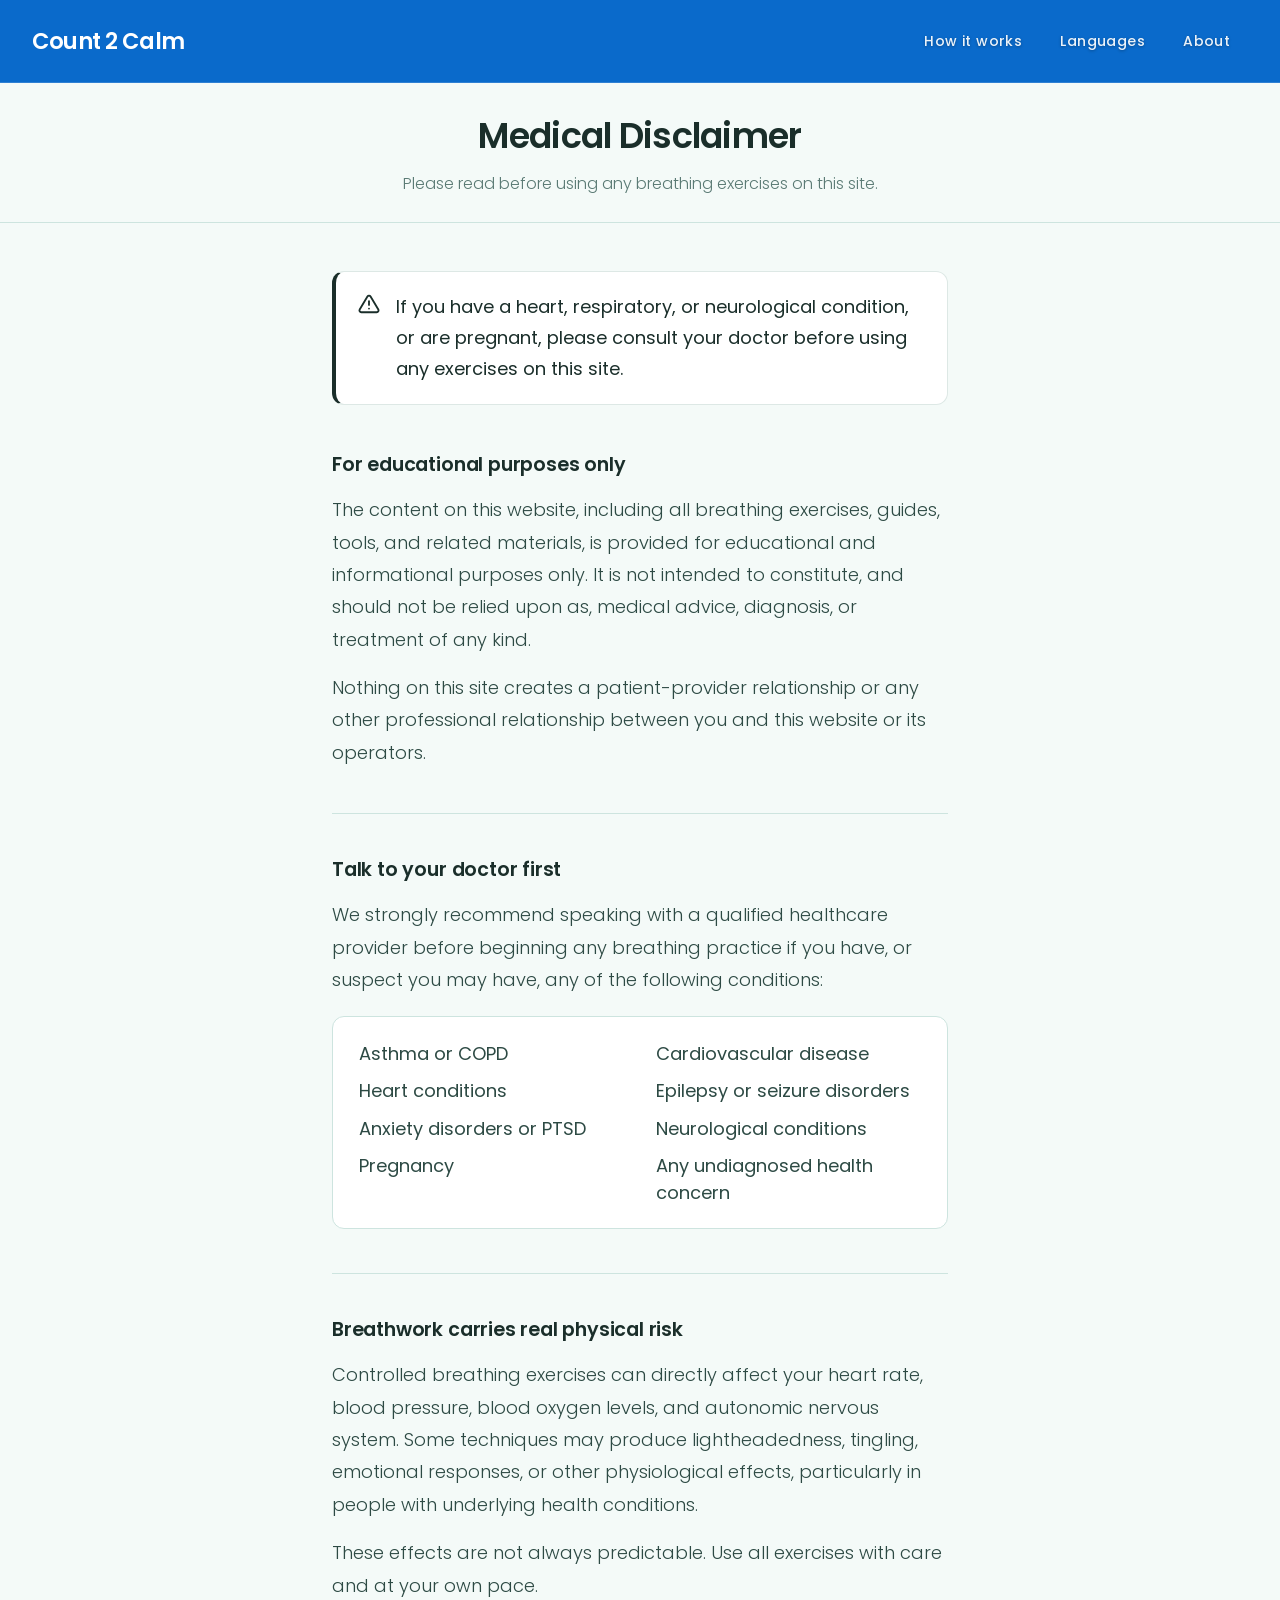
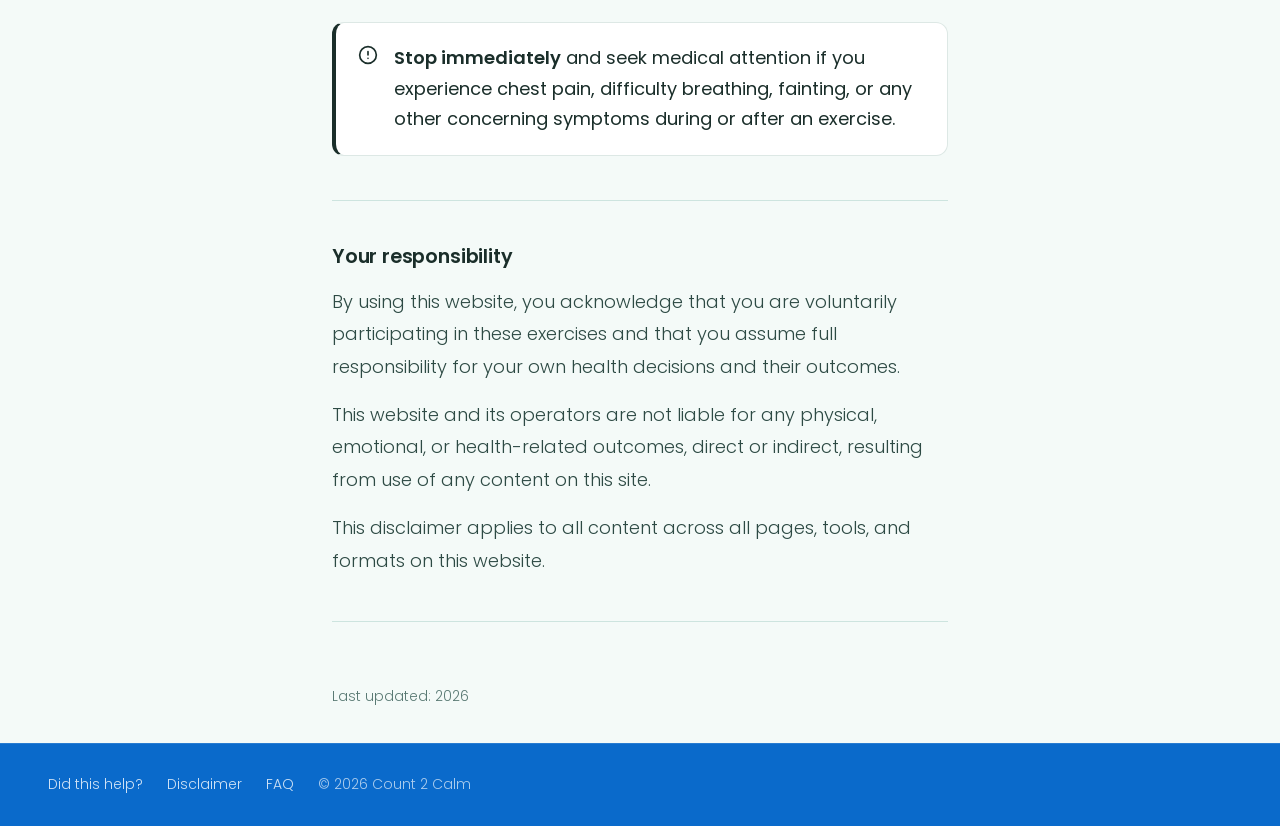
<file: disclaimer.html>
<!DOCTYPE html>
<html lang="en">
<head>
<!-- Google tag (gtag.js) -->
<script async src="https://www.googletagmanager.com/gtag/js?id=G-17ZSGQMD4G"></script>
<script>
  window.dataLayer = window.dataLayer || [];
  function gtag(){dataLayer.push(arguments);}
  gtag('js', new Date());
  gtag('config', 'G-17ZSGQMD4G');
</script>
  <meta charset="UTF-8">
  <meta name="viewport" content="width=device-width, initial-scale=1.0">
  <meta name="description" content="Important health information about using breathing exercises on Count 2 Calm. Please read before beginning any breathing practice on this site.">
  <link rel="canonical" href="https://count2calm.com/disclaimer.html">
  <link rel="icon" href="/favicon.svg" type="image/svg+xml">
  <!-- Open Graph -->
  <meta property="og:type" content="website">
  <meta property="og:url" content="https://count2calm.com/disclaimer.html">
  <meta property="og:title" content="Disclaimer | Count 2 Calm">
  <meta property="og:description" content="Important health information about using breathing exercises on Count 2 Calm. Please read before beginning any breathing practice on this site.">
  <meta property="og:image" content="https://count2calm.com/assets/og-image.png">
  <meta property="og:site_name" content="Count 2 Calm">
  <!-- Twitter -->
  <meta name="twitter:card" content="summary_large_image">
  <meta name="twitter:title" content="Disclaimer | Count 2 Calm">
  <meta name="twitter:description" content="Important health information about using breathing exercises on Count 2 Calm.">
  <meta name="twitter:image" content="https://count2calm.com/assets/og-image.png">
  <title>Disclaimer | Count 2 Calm</title>
<link rel="stylesheet" href="assets/fonts/fonts.css">
<style>
    *, *::before, *::after { box-sizing: border-box; margin: 0; padding: 0; }

    :root {
      --ink:      #1a2e2a;
      --ink-mid:  #2d4a44;
      --ink-soft: #5a7a74;
      --rule:     #cde4df;
      --bg:       #f4faf8;
      --surface:  #ffffff;
      --w88: rgba(255,255,255,0.88);
      --w65: rgba(255,255,255,0.65);
      --w12: rgba(255,255,255,0.12);
    }

    html { scroll-behavior: smooth; }

    body {
      font-family: "Poppins", sans-serif;
      font-weight: 300;
      background: var(--bg);
      color: var(--ink);
      line-height: 1.8;
      min-height: 100vh;
      display: flex;
      flex-direction: column;
      -webkit-font-smoothing: antialiased;
    }

    /* ── NAV ── */
    nav {
      display: flex; align-items: center; justify-content: space-between;
      padding: 1.2rem 2rem; position: sticky; top: 0; z-index: 100;
      background: #0a6acb;
      border-bottom: 1px solid rgba(255,255,255,0.15); flex-shrink: 0;
    }
    .nav-logo {
      font-family: "Poppins", sans-serif;
      font-size: 1.4rem;
      font-weight: 600;
      letter-spacing: -0.02em;
      color: white;
      text-decoration: none;
    }
    .nav-links { display: flex; gap: 0.15rem; list-style: none; }
    .nav-links a {
      font-size: 0.875rem; font-weight: 500; letter-spacing: 0.03em;
      text-decoration: none; color: rgba(255,255,255,0.92);
      padding: 0.45rem 1.05rem; border-radius: 100px;
      border: 1px solid transparent; transition: color 0.2s, background 0.2s, border-color 0.2s;
      min-height: 44px;
      white-space: nowrap; display: flex; align-items: center;
      text-shadow: 0 1px 3px rgba(0,0,0,0.3);
    }
    .nav-links a:hover { color: white; border-color: rgba(255,255,255,0.65); background: rgba(255,255,255,0.12); }
    .nav-links a.active { background: white; color: #0a6acb; border-color: white; font-weight: 600; text-shadow: none; }

    /* ── PAGE TITLE ── */
    .page-title {
      padding: 2rem 2rem 1.5rem;
      text-align: center;
      background: var(--bg);
      border-bottom: 1px solid var(--rule);
    }
    .page-title h1 {
      font-family: "Poppins", sans-serif;
      font-size: clamp(1.6rem, 3.5vw, 2.2rem);
      font-weight: 600;
      color: var(--ink);
      letter-spacing: -0.02em;
      line-height: 1.2;
    }
    .page-title p {
      margin-top: 0.75rem;
      font-size: 1rem;
      color: var(--ink-soft);
      font-weight: 300;
    }

    /* ── MAIN ── */
    main {
      flex: 1;
      max-width: 680px;
      margin: 0 auto;
      width: 100%;
      padding: 3rem 2rem 2rem;
    }

    /* ── WARNING CALLOUT ── */
    .callout {
      display: flex;
      gap: 1rem;
      align-items: flex-start;
      background: var(--surface);
      border: 1px solid #dde8e5;
      border-left: 4px solid var(--ink);
      border-radius: 12px;
      padding: 1.25rem 1.4rem;
      margin-bottom: 3rem;
    }
    .callout svg {
      flex-shrink: 0;
      width: 22px;
      height: 22px;
      margin-top: 1px;
      color: var(--ink);
    }
    .callout p {
      font-size: 1.125rem;
      color: var(--ink);
      font-weight: 400;
      line-height: 1.7;
      margin: 0;
    }

    /* ── SECTIONS ── */
    .section {
      margin-bottom: 2.75rem;
      padding-bottom: 2.75rem;
      border-bottom: 1px solid var(--rule);
    }
    .section:last-of-type {
      border-bottom: none;
      margin-bottom: 0;
      padding-bottom: 0;
    }

    h2 {
      font-family: "Poppins", sans-serif;
      font-size: 1.2rem;
      font-weight: 600;
      color: var(--ink);
      line-height: 1.3;
      margin-bottom: 1rem;
      letter-spacing: -0.01em;
    }

    p {
      font-size: 1.125rem;
      color: var(--ink-mid);
      margin-bottom: 1rem;
      line-height: 1.8;
      font-weight: 300;
    }
    p:last-child { margin-bottom: 0; }

    /* ── CONDITIONS LIST ── */
    .conditions {
      background: var(--surface);
      border: 1px solid var(--rule);
      border-radius: 12px;
      padding: 1.4rem 1.6rem;
      margin-top: 1.25rem;
    }
    .conditions ul {
      list-style: none;
      display: grid;
      grid-template-columns: 1fr 1fr;
      gap: 0.65rem 2rem;
    }
    .conditions li {
      font-size: 1.125rem;
      color: var(--ink-mid);
      font-weight: 400;
      line-height: 1.5;
    }

    /* ── STOP NOTICE ── */
    .stop-notice {
      display: flex;
      gap: 1rem;
      align-items: flex-start;
      background: var(--surface);
      border: 1px solid #dde8e5;
      border-left: 4px solid var(--ink);
      border-radius: 12px;
      padding: 1.25rem 1.4rem;
      margin-top: 1.25rem;
    }
    .stop-notice svg {
      flex-shrink: 0;
      width: 20px;
      height: 20px;
      margin-top: 2px;
      color: var(--ink);
    }
    .stop-notice p {
      font-size: 1.125rem;
      color: var(--ink);
      font-weight: 400;
      margin: 0;
      line-height: 1.7;
    }
    .stop-notice strong { font-weight: 600; }

    /* ── META ── */
    .meta {
      margin-top: 1.5rem;
      padding-top: 1rem;
    }
    .meta-date {
      font-size: 0.875rem;
      color: var(--ink-soft);
    }

    /* ── FOOTER ── */
    footer {
      background: #0a6acb;
      border-top: 1px solid rgba(255,255,255,0.12);
      padding: 1.8rem 3rem;
      display: flex;
      flex-wrap: wrap;
      align-items: center;
      justify-content: space-between;
      gap: 0.75rem;
      flex-shrink: 0;
    }
    .footer-tagline {
      font-size: 0.875rem;
      font-weight: 400;
      letter-spacing: 0.12em;
      text-transform: uppercase;
      color: rgba(255,255,255,0.80);
    }
    .footer-right {
      display: flex;
      align-items: center;
      gap: 1.5rem;
    }
    .footer-right a {
      font-size: 0.875rem;
      color: rgba(255,255,255,0.80);
      text-decoration: none;
      transition: color 0.2s;
    }
    .footer-right a:hover { color: white; }
    .footer-copy {
      font-size: 0.875rem;
      color: rgba(255,255,255,0.65);
    }

    /* ── MOBILE ── */
    @media (max-width: 640px) {
      nav {
      display: flex; align-items: center; justify-content: space-between;
      padding: 1.2rem 2rem; position: sticky; top: 0; z-index: 100;
    }
      .page-title { padding: 2.5rem 1.25rem 2rem; }
      main { padding: 2rem 1.25rem 4rem; }
      .conditions ul { grid-template-columns: 1fr; }
      footer { padding: 1.5rem 1.25rem; }
    }

  
/* Reduced motion — respects OS accessibility setting */
@media (prefers-reduced-motion: reduce) {
  .inner-orb { transition: none !important; }
  * { transition-duration: 0.01ms !important; animation-duration: 0.01ms !important; }
}

@media(max-width:480px){
  nav{padding:0.9rem 1rem;}
  .nav-logo{font-size:1.1rem;}
  .nav-links a{font-size:0.78rem;padding:0.35rem 0.65rem;}
  footer{padding:1.2rem 1rem;flex-direction:column;align-items:flex-start;gap:0.6rem;}
  .footer-right{gap:1rem;flex-wrap:wrap;}
}
@media(max-width:390px){
  nav{padding:0.75rem 0.85rem;}
  .nav-logo{font-size:0.95rem;}
  .nav-links a{font-size:0.72rem;padding:0.3rem 0.5rem;}
}

@media(max-width:375px){
  nav{padding:0.65rem 0.75rem;}
  .nav-logo{font-size:0.88rem;}
  .nav-links a{font-size:0.68rem;padding:0.28rem 0.45rem;}
}
</style>
</head>
<body>

  <nav>
    <a href="index.html" class="nav-logo">Count 2 Calm</a>
    <ul class="nav-links">
      <li><a href="how-it-works.html">How it works</a></li>
      <li><a href="languages.html">Languages</a></li>
      <li><a href="about.html">About</a></li>
    </ul>
  </nav>

  <div class="page-title">
    <h1>Medical Disclaimer</h1>
    <p>Please read before using any breathing exercises on this site.</p>
  </div>

  <main>

    <div class="callout">
      <svg viewBox="0 0 24 24" fill="none" stroke="currentColor" stroke-width="2" stroke-linecap="round" stroke-linejoin="round">
        <path d="M10.29 3.86L1.82 18a2 2 0 001.71 3h16.94a2 2 0 001.71-3L13.71 3.86a2 2 0 00-3.42 0z"/>
        <line x1="12" y1="9" x2="12" y2="13"/>
        <line x1="12" y1="17" x2="12.01" y2="17"/>
      </svg>
      <p>If you have a heart, respiratory, or neurological condition, or are pregnant, please consult your doctor before using any exercises on this site.</p>
    </div>

    <div class="section">
      <h2>For educational purposes only</h2>
      <p>The content on this website, including all breathing exercises, guides, tools, and related materials, is provided for educational and informational purposes only. It is not intended to constitute, and should not be relied upon as, medical advice, diagnosis, or treatment of any kind.</p>
      <p>Nothing on this site creates a patient-provider relationship or any other professional relationship between you and this website or its operators.</p>
    </div>

    <div class="section">
      <h2>Talk to your doctor first</h2>
      <p>We strongly recommend speaking with a qualified healthcare provider before beginning any breathing practice if you have, or suspect you may have, any of the following conditions:</p>
      <div class="conditions">
        <ul>
          <li>Asthma or COPD</li>
          <li>Cardiovascular disease</li>
          <li>Heart conditions</li>
          <li>Epilepsy or seizure disorders</li>
          <li>Anxiety disorders or PTSD</li>
          <li>Neurological conditions</li>
          <li>Pregnancy</li>
          <li>Any undiagnosed health concern</li>
        </ul>
      </div>
    </div>

    <div class="section">
      <h2>Breathwork carries real physical risk</h2>
      <p>Controlled breathing exercises can directly affect your heart rate, blood pressure, blood oxygen levels, and autonomic nervous system. Some techniques may produce lightheadedness, tingling, emotional responses, or other physiological effects, particularly in people with underlying health conditions.</p>
      <p>These effects are not always predictable. Use all exercises with care and at your own pace.</p>
      <div class="stop-notice">
        <svg viewBox="0 0 24 24" fill="none" stroke="currentColor" stroke-width="2" stroke-linecap="round" stroke-linejoin="round">
          <circle cx="12" cy="12" r="10"/>
          <line x1="12" y1="8" x2="12" y2="12"/>
          <line x1="12" y1="16" x2="12.01" y2="16"/>
        </svg>
        <p><strong>Stop immediately</strong> and seek medical attention if you experience chest pain, difficulty breathing, fainting, or any other concerning symptoms during or after an exercise.</p>
      </div>
    </div>

    <div class="section">
      <h2>Your responsibility</h2>
      <p>By using this website, you acknowledge that you are voluntarily participating in these exercises and that you assume full responsibility for your own health decisions and their outcomes.</p>
      <p>This website and its operators are not liable for any physical, emotional, or health-related outcomes, direct or indirect, resulting from use of any content on this site.</p>
      <p>This disclaimer applies to all content across all pages, tools, and formats on this website.</p>
    </div>

    <div class="meta">
      <span class="meta-date">Last updated: 2026</span>
    </div>

  </main>

  <footer>
  <div class="footer-right">
      
      <a href="https://docs.google.com/forms/d/e/1FAIpQLScY1_GPv4JdL39nQ1znE_37sAYoED8TFMMrX4BvBFA9Uye3vg/viewform" target="_blank" rel="noopener">Did this help?</a>
      <a href="disclaimer.html">Disclaimer</a>
      <a href="faq.html">FAQ</a>
      <span class="footer-copy">&copy; 2026 Count 2 Calm</span>
    </div>
  </footer>

</body>
</html>
</file>
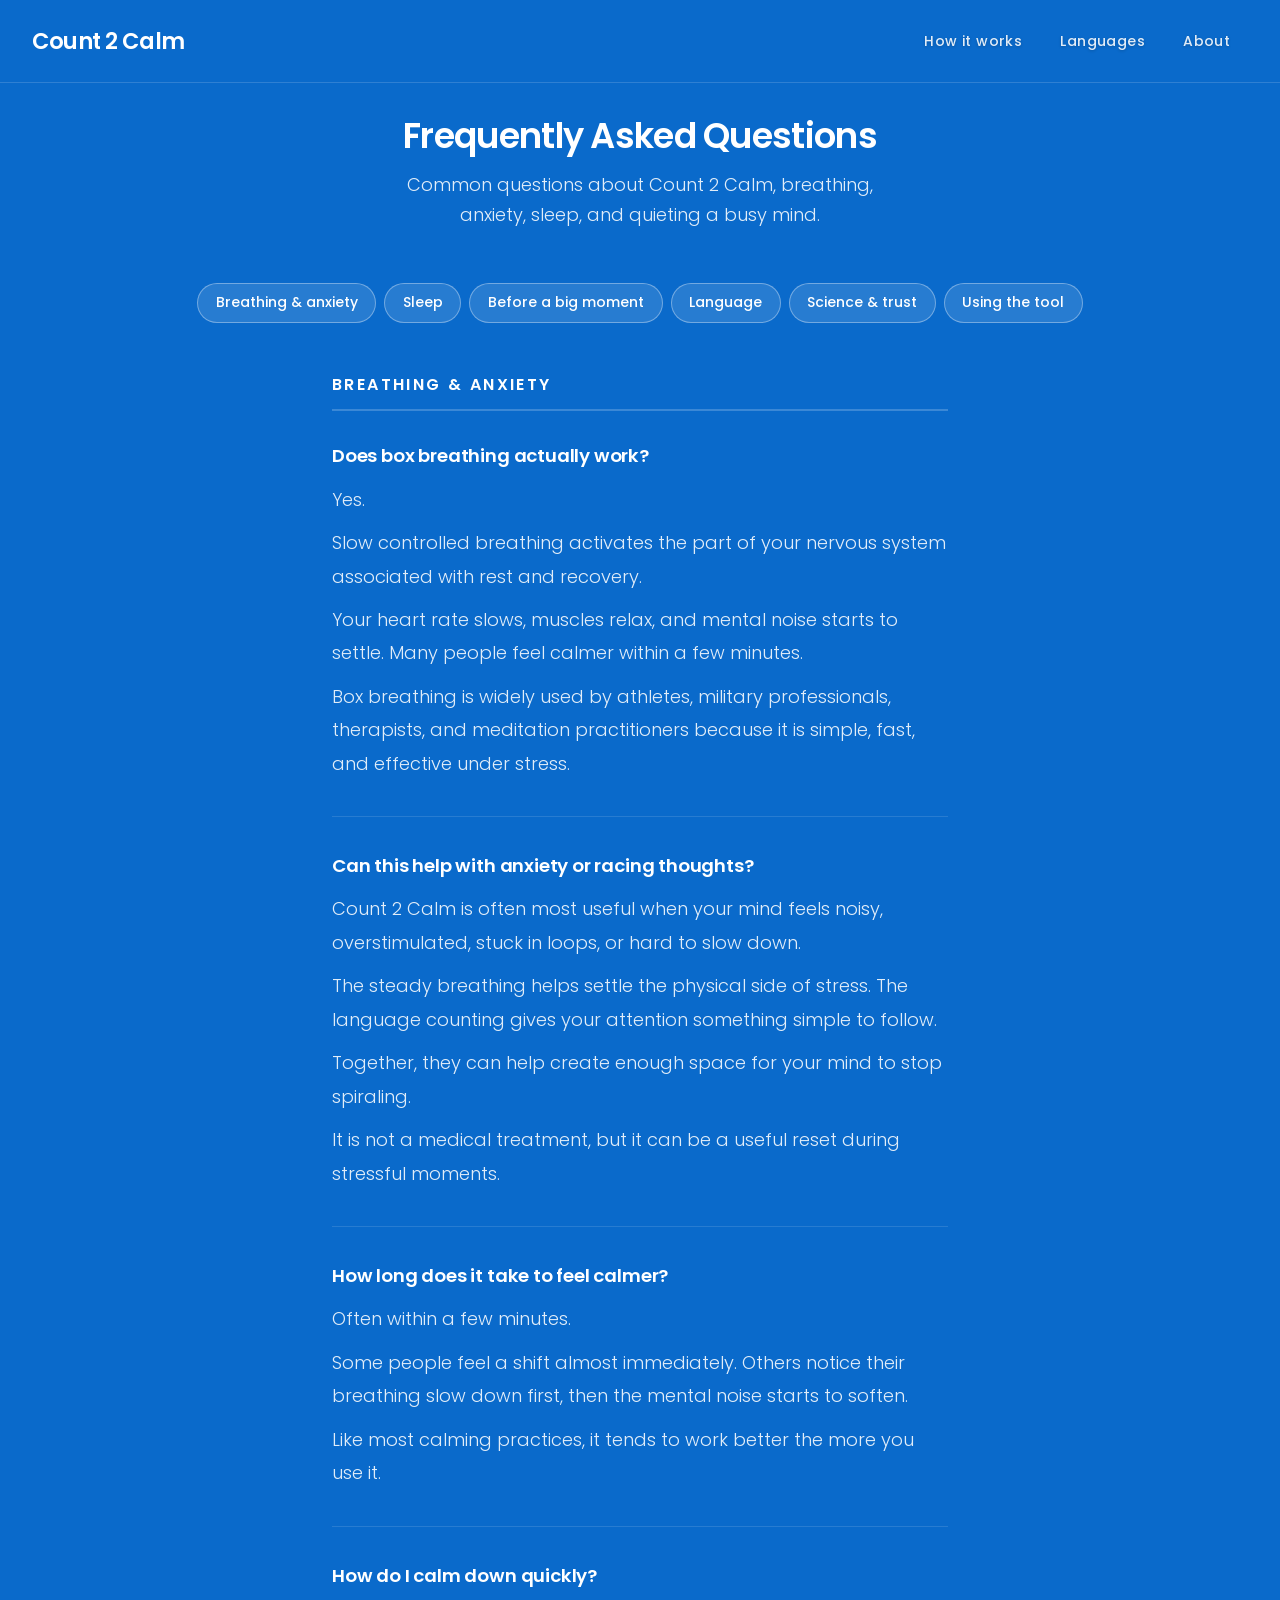
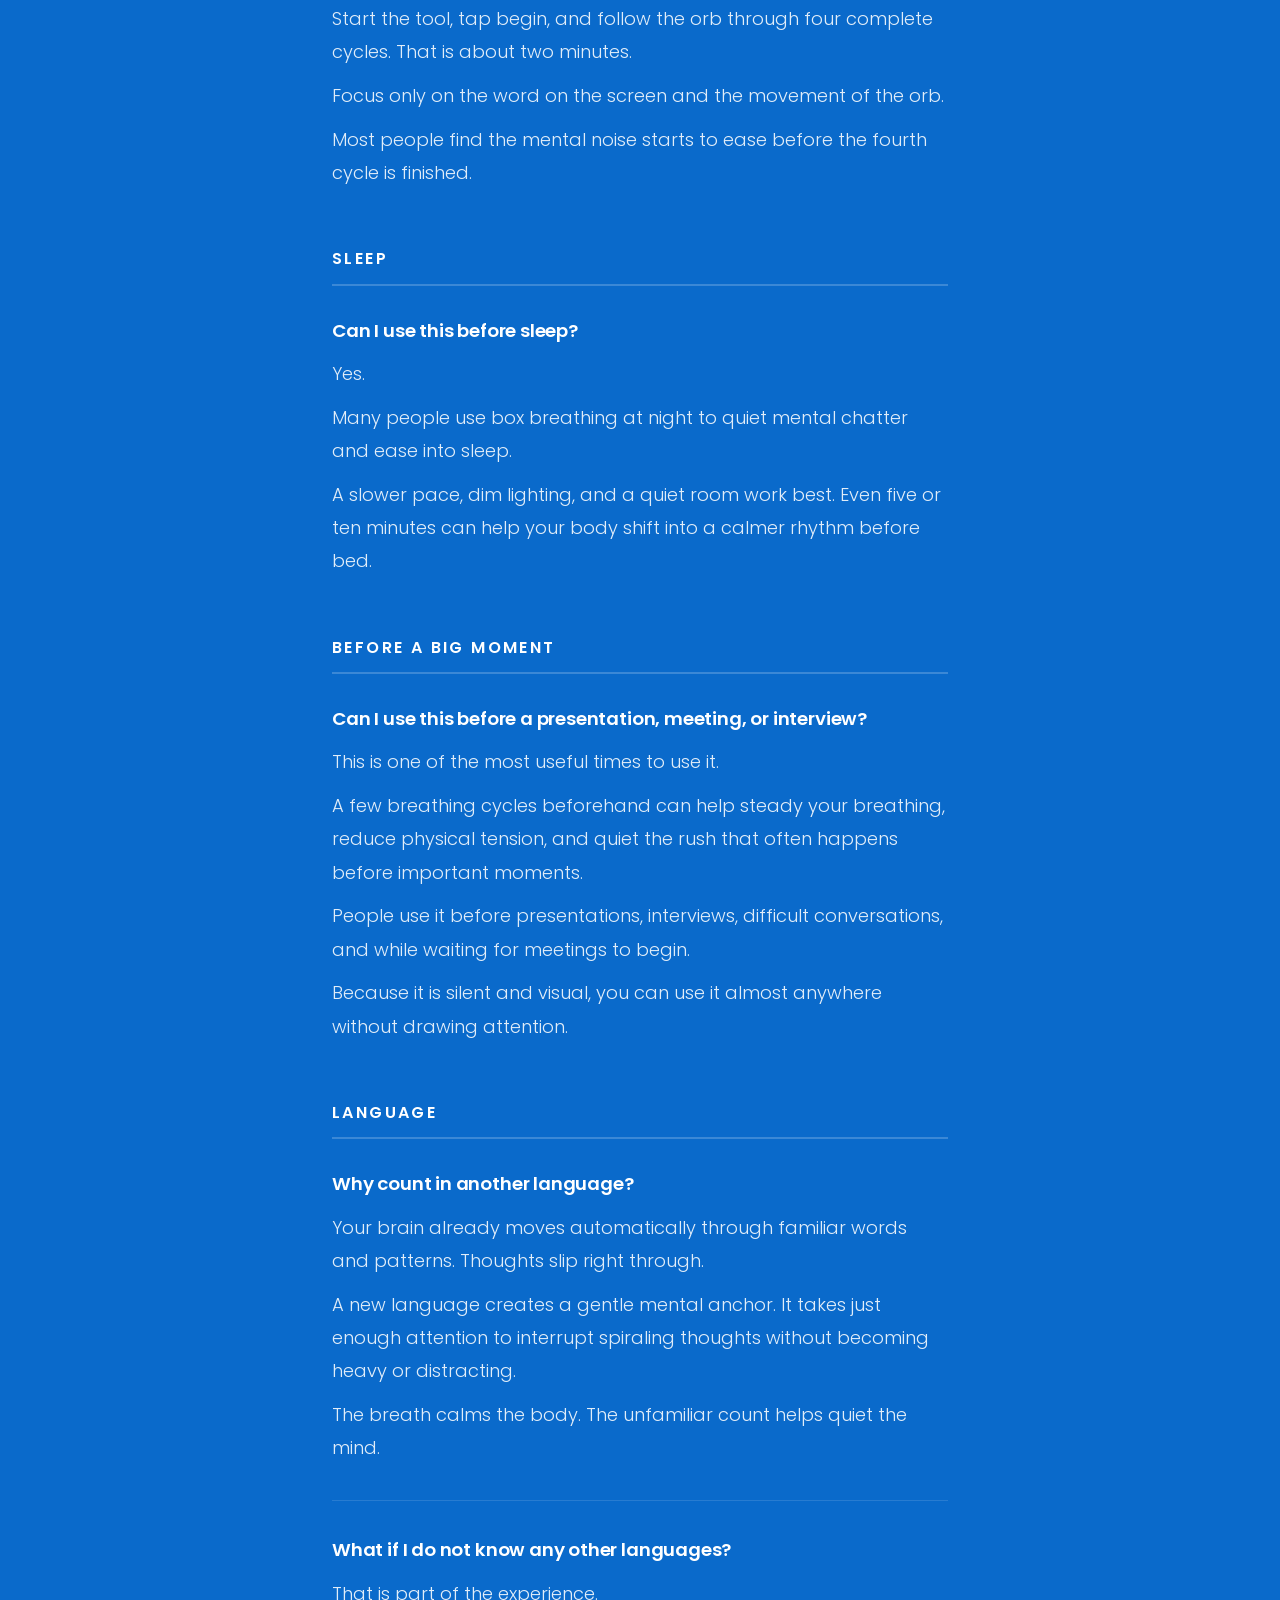
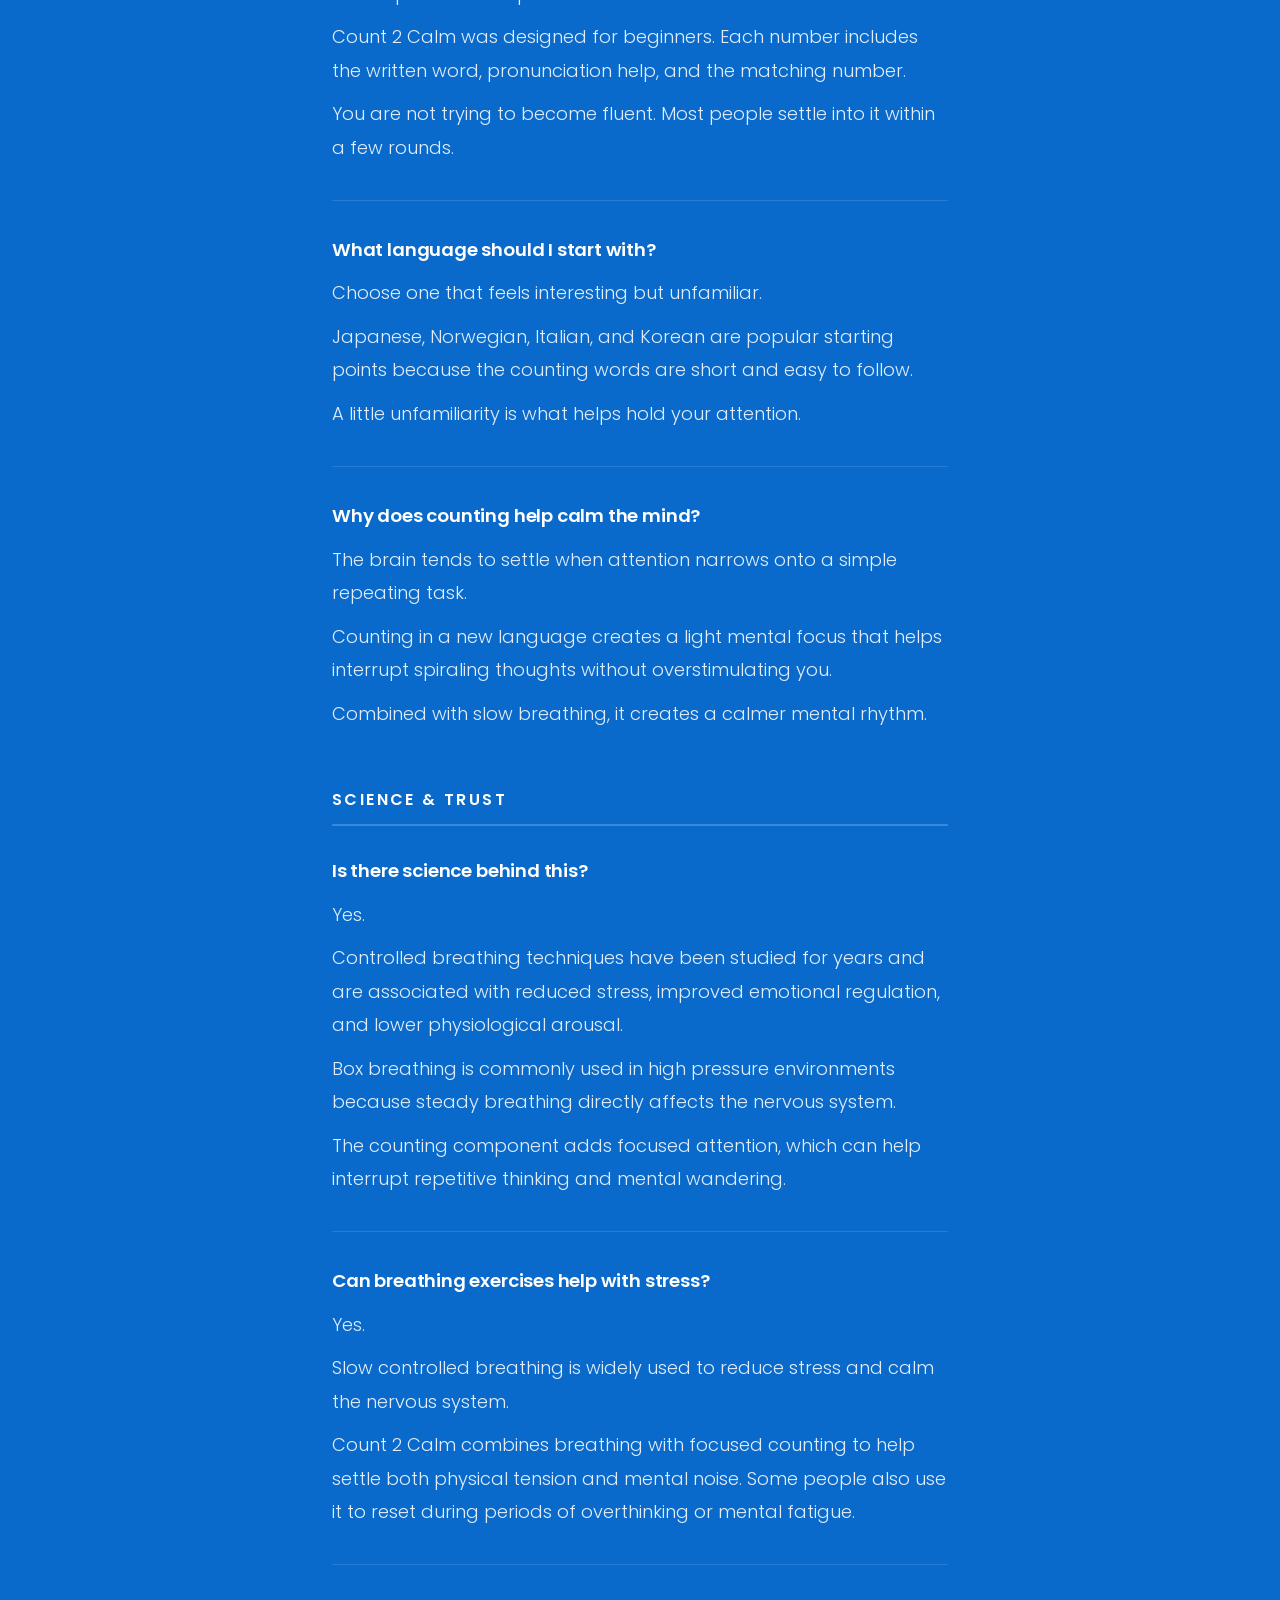
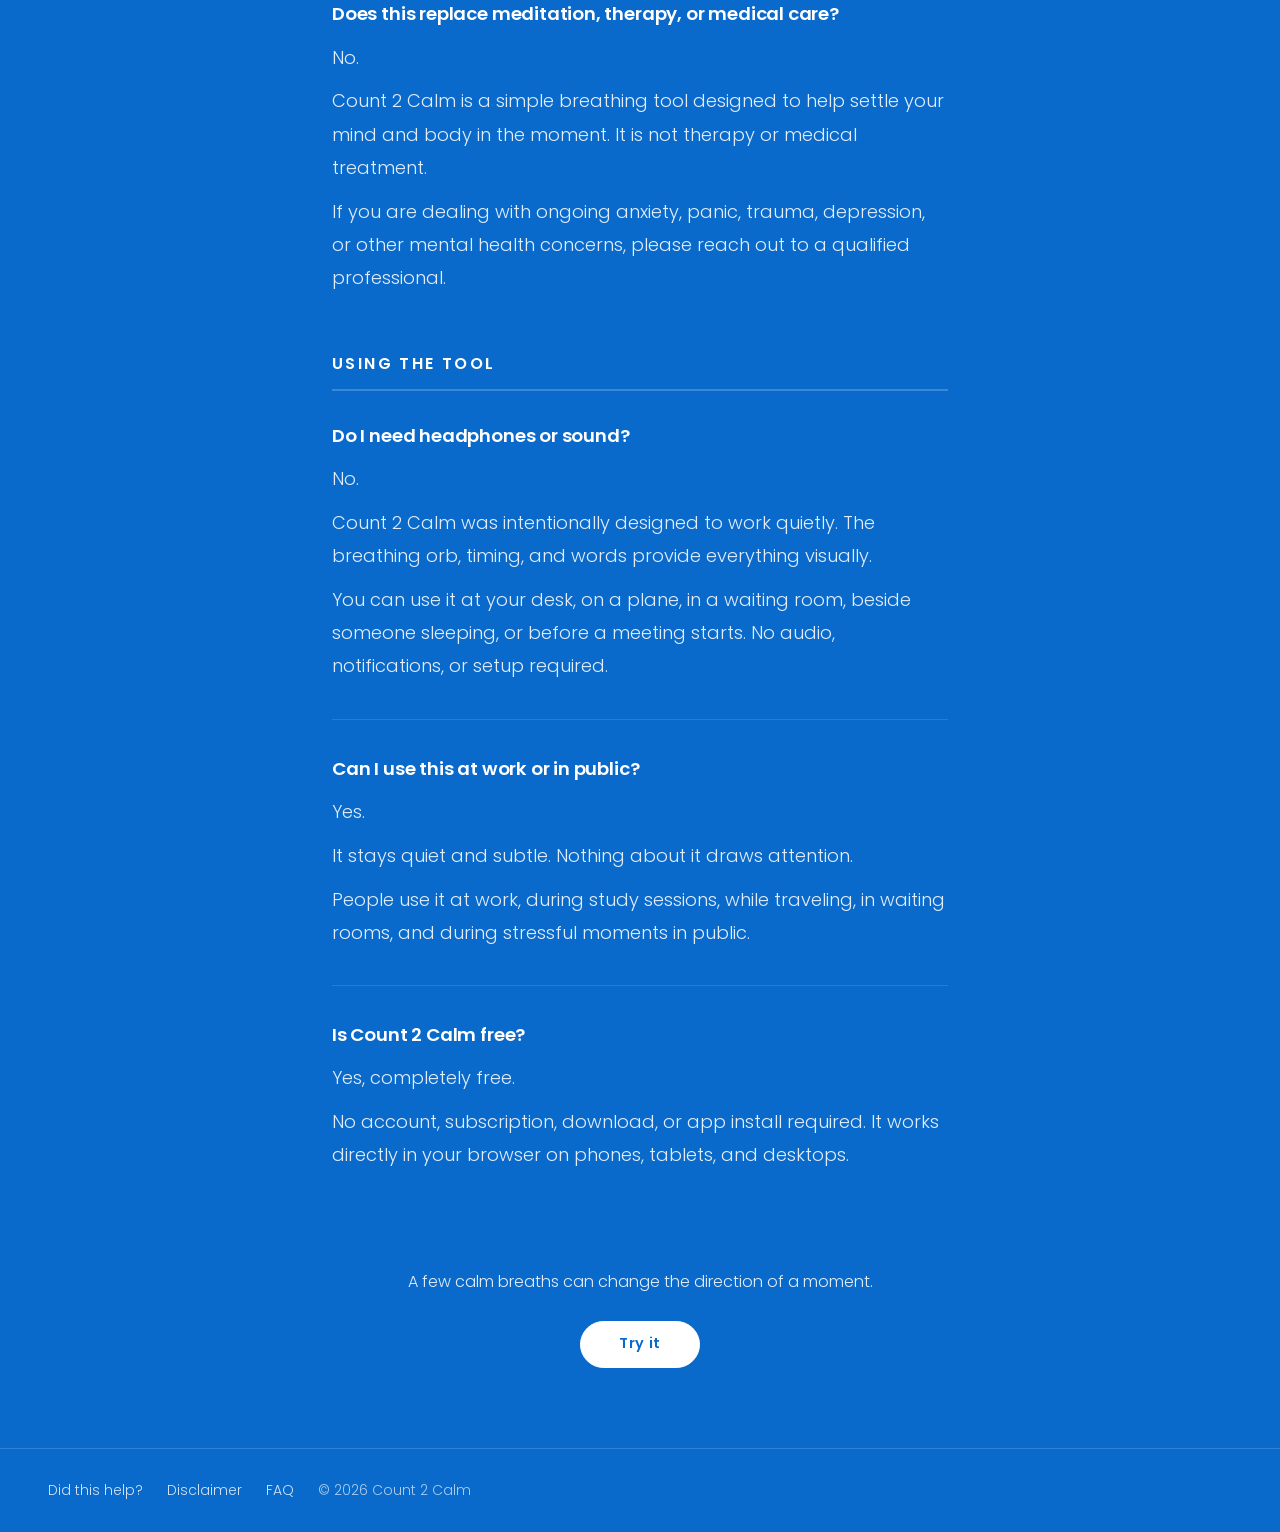
<file: faq.html>
<!DOCTYPE html>
<html lang="en">
<head>
<!-- Google tag (gtag.js) -->
<script async src="https://www.googletagmanager.com/gtag/js?id=G-17ZSGQMD4G"></script>
<script>
  window.dataLayer = window.dataLayer || [];
  function gtag(){dataLayer.push(arguments);}
  gtag('js', new Date());
  gtag('config', 'G-17ZSGQMD4G');
</script>
  <meta charset="UTF-8">
  <meta name="viewport" content="width=device-width, initial-scale=1.0">
  <title>FAQ | Count 2 Calm</title>
  <meta name="description" content="Common questions about Count 2 Calm, breathing, anxiety, sleep, and quieting a busy mind.">
  <link rel="canonical" href="https://count2calm.com/faq.html">
  <link rel="icon" href="/favicon.svg" type="image/svg+xml">
  <meta property="og:type" content="website">
  <meta property="og:url" content="https://count2calm.com/faq.html">
  <meta property="og:title" content="FAQ | Count 2 Calm">
  <meta property="og:description" content="Common questions about Count 2 Calm, breathing, anxiety, sleep, and quieting a busy mind.">
  <meta property="og:image" content="https://count2calm.com/assets/og-image.png">
  <meta property="og:site_name" content="Count 2 Calm">
  <meta name="twitter:card" content="summary_large_image">
  <link rel="stylesheet" href="assets/fonts/fonts.css">
  <script type="application/ld+json">
  {"@context":"https://schema.org","@type":"FAQPage","mainEntity":[{"@type":"Question","name":"Does box breathing actually work?","acceptedAnswer":{"@type":"Answer","text":"Yes. Slow controlled breathing activates the part of your nervous system associated with rest and recovery. Your heart rate slows, muscles relax, and mental noise starts to settle. Many people feel calmer within a few minutes. Box breathing is widely used by athletes, military professionals, therapists, and meditation practitioners because it is simple, fast, and effective under stress."}},{"@type":"Question","name":"Can this help with anxiety or racing thoughts?","acceptedAnswer":{"@type":"Answer","text":"Count 2 Calm is often most useful when your mind feels noisy, overstimulated, stuck in loops, or hard to slow down. The steady breathing helps settle the physical side of stress. The language counting gives your attention something simple to follow. Together, they can help create enough space for your mind to stop spiraling. It is not a medical treatment, but it can be a useful reset during stressful moments."}},{"@type":"Question","name":"How long does it take to feel calmer?","acceptedAnswer":{"@type":"Answer","text":"Often within two to five minutes. Some people feel a shift almost immediately. Others notice their breathing slow down first, then the mental noise starts to soften. Like most calming practices, it tends to work better the more you use it."}},{"@type":"Question","name":"How do I calm down quickly?","acceptedAnswer":{"@type":"Answer","text":"Start the tool, tap begin, and follow the orb through four complete cycles. That is about two minutes. Focus only on the word on the screen and the movement of the orb. Most people find the mental noise starts to ease before the fourth cycle is finished."}},{"@type":"Question","name":"Can I use this before sleep?","acceptedAnswer":{"@type":"Answer","text":"Yes. Many people use box breathing at night to quiet mental chatter and ease into sleep. A slower pace, dim lighting, and a quiet room work best. Even five or ten minutes can help your body shift into a calmer rhythm before bed."}},{"@type":"Question","name":"Can I use this before a presentation, meeting, or interview?","acceptedAnswer":{"@type":"Answer","text":"This is one of the most useful times to use it. A few breathing cycles beforehand can help steady your breathing, reduce physical tension, and quiet the rush that often happens before important moments. People use it before presentations, interviews, difficult conversations, and while waiting for meetings to begin. Because it is silent and visual, you can use it almost anywhere without drawing attention."}},{"@type":"Question","name":"Why count in another language?","acceptedAnswer":{"@type":"Answer","text":"Your brain already moves automatically through familiar words and patterns. Thoughts slip right through. A new language creates a gentle mental anchor. It takes just enough attention to interrupt spiraling thoughts without becoming heavy or distracting. The breath calms the body. The unfamiliar count helps quiet the mind."}},{"@type":"Question","name":"What if I do not know any other languages?","acceptedAnswer":{"@type":"Answer","text":"That is part of the experience. Count 2 Calm was designed for beginners. Each number includes the written word, pronunciation help, and the matching number. You are not trying to become fluent. Most people settle into it within a few rounds."}},{"@type":"Question","name":"What language should I start with?","acceptedAnswer":{"@type":"Answer","text":"Choose one that feels interesting but unfamiliar. Japanese, Norwegian, Italian, and Korean are popular starting points because the counting words are short and easy to follow. A little unfamiliarity is what helps hold your attention."}},{"@type":"Question","name":"Why does counting help calm the mind?","acceptedAnswer":{"@type":"Answer","text":"The brain tends to settle when attention narrows onto a simple repeating task. Counting in a new language creates a light mental focus that helps interrupt spiraling thoughts without overstimulating you. Combined with slow breathing, it creates a calmer mental rhythm."}},{"@type":"Question","name":"Is there science behind this?","acceptedAnswer":{"@type":"Answer","text":"Yes. Controlled breathing techniques have been studied for years and are associated with reduced stress, improved emotional regulation, and lower physiological arousal. Box breathing is commonly used in high pressure environments because steady breathing directly affects the nervous system. The counting component adds focused attention, which can help interrupt repetitive thinking and mental wandering."}},{"@type":"Question","name":"Can breathing exercises help with stress?","acceptedAnswer":{"@type":"Answer","text":"Yes. Slow controlled breathing is widely used to reduce stress and calm the nervous system. Count 2 Calm combines breathing with focused counting to help settle both physical tension and mental noise. Some people also use it to reset during periods of overthinking or mental fatigue."}},{"@type":"Question","name":"Does this replace meditation, therapy, or medical care?","acceptedAnswer":{"@type":"Answer","text":"No. Count 2 Calm is a simple breathing tool designed to help settle your mind and body in the moment. It is not therapy or medical treatment. If you are dealing with ongoing anxiety, panic, trauma, depression, or other mental health concerns, please reach out to a qualified professional."}},{"@type":"Question","name":"Do I need headphones or sound?","acceptedAnswer":{"@type":"Answer","text":"No. Count 2 Calm was intentionally designed to work quietly. The breathing orb, timing, and words provide everything visually. You can use it at your desk, on a plane, in a waiting room, beside someone sleeping, or before a meeting starts. No audio, notifications, or setup required."}},{"@type":"Question","name":"Can I use this at work or in public?","acceptedAnswer":{"@type":"Answer","text":"Yes. It stays quiet and subtle. Nothing about it draws attention. People use it at work, during study sessions, while traveling, in waiting rooms, and during stressful moments in public."}},{"@type":"Question","name":"Is Count 2 Calm free?","acceptedAnswer":{"@type":"Answer","text":"Yes, completely free. No account, subscription, download, or app install required. It works directly in your browser on phones, tablets, and desktops."}}]}
  </script>
  <style>
    *,*::before,*::after{box-sizing:border-box;margin:0;padding:0}
    :root{
      --teal:#0a9e8a;--teal-act:#0a6acb;
      --w88:rgba(255,255,255,0.88);--w75:rgba(255,255,255,0.75);
      --w65:rgba(255,255,255,0.65);--w20:rgba(255,255,255,0.20);
      --w12:rgba(255,255,255,0.12);--w10:rgba(255,255,255,0.10);
    }
    html{
      scroll-behavior:smooth;
      min-height:100%;
      background:#0a6acb;
    }
    body{font-family:'Poppins',sans-serif;font-weight:300;color:white;line-height:1.8;min-height:100vh;display:flex;flex-direction:column;-webkit-font-smoothing:antialiased;background:transparent}
    nav{display:flex;align-items:center;justify-content:space-between;padding:1.2rem 2rem;position:sticky;top:0;z-index:100;background:#0a6acb;border-bottom:1px solid rgba(255,255,255,0.15);flex-shrink:0}
    .nav-logo{font-family:'Poppins',sans-serif;font-size:1.4rem;font-weight:600;color:white;text-decoration:none;letter-spacing:-0.02em;white-space:nowrap;}
    .nav-links{display:flex;gap:0.15rem;list-style:none}
    .nav-links a{font-size:0.875rem;font-weight:500;letter-spacing:0.03em;text-decoration:none;color:var(--w88);padding:0.45rem 1.05rem;border-radius:100px;border:1px solid transparent;transition:color 0.2s,background 0.2s,border-color 0.2s;min-height:44px;display:flex;align-items:center;text-shadow:0 1px 3px rgba(0,0,0,0.2);white-space:nowrap}
    .nav-links a:hover{color:white;border-color:var(--w65);background:var(--w12)}
    .nav-links a.active{background:white;color:var(--teal-act);border-color:white;font-weight:600;text-shadow:none}

    .page-header{padding:2rem 2rem 2rem;text-align:center}
    .page-header h1{font-family:'Poppins',sans-serif;font-size:clamp(1.6rem,3.5vw,2.2rem);font-weight:600;color:white;letter-spacing:-0.02em;line-height:1.2;margin-bottom:0.75rem}
    .page-header p{font-size:1.125rem;color:var(--w88);font-weight:300;max-width:500px;margin:0 auto;line-height:1.7}

    .jump-links{display:flex;flex-wrap:wrap;justify-content:center;gap:0.5rem;padding:1.25rem 2rem 2rem}
    .jump-links a{font-size:0.875rem;font-weight:500;color:white;text-decoration:none;padding:0.4rem 1.1rem;border-radius:999px;border:1px solid rgba(255,255,255,0.35);background:rgba(255,255,255,0.12);transition:all 0.2s;white-space:nowrap}
    .jump-links a:hover{background:rgba(255,255,255,0.22);border-color:rgba(255,255,255,0.6)}

    main{flex:1;max-width:680px;margin:0 auto;width:100%;padding:1rem 2rem 3rem}
    .faq-section{margin-bottom:3.5rem;scroll-margin-top:80px;}
    .faq-section:last-of-type{margin-bottom:0}
    .section-label{font-size:1rem;font-weight:600;letter-spacing:0.15em;text-transform:uppercase;color:white;margin-bottom:2rem;padding-bottom:0.6rem;border-bottom:2px solid rgba(255,255,255,0.2)}
    .faq-item{margin-bottom:2.25rem;padding-bottom:2.25rem;border-bottom:1px solid rgba(255,255,255,0.12)}
    .faq-item:last-child{border-bottom:none;margin-bottom:0;padding-bottom:0}
    .faq-q{font-size:1.15rem;font-weight:600;color:white;line-height:1.4;margin-bottom:0.85rem;letter-spacing:-0.01em}
    .faq-a p{font-size:1.125rem;color:var(--w88);line-height:1.85;font-weight:300;margin-bottom:0.65rem}
    .faq-a p:last-child{margin-bottom:0}

    .cta-block{margin-top:4rem;padding:2rem 0;text-align:center}
    .cta-block p{font-size:1rem;color:var(--w88);margin-bottom:1.5rem;font-weight:300}
    .cta-btn{display:inline-flex;align-items:center;font-family:'Poppins',sans-serif;font-size:0.9rem;font-weight:600;letter-spacing:0.04em;color:#0a6acb;background:white;border:1.5px solid white;border-radius:100px;padding:0.62rem 2.4rem;text-decoration:none;min-height:44px;transition:opacity 0.2s,transform 0.15s;}
    .cta-btn:hover{opacity:0.9;transform:translateY(-1px);}

    footer{background:#0a6acb;border-top:1px solid rgba(255,255,255,0.15);padding:1.8rem 3rem;display:flex;flex-wrap:wrap;align-items:center;justify-content:space-between;gap:0.75rem;flex-shrink:0}
    .footer-tagline{font-size:0.875rem;font-weight:400;letter-spacing:0.12em;text-transform:uppercase;color:rgba(255,255,255,0.80);text-decoration:none}
    .footer-right{display:flex;align-items:center;gap:1.5rem}
    .footer-right a{font-size:0.875rem;color:rgba(255,255,255,0.80);text-decoration:none;transition:color 0.2s}
    .footer-right a:hover{color:white}
    .footer-copy{font-size:0.875rem;color:rgba(255,255,255,0.65)}

    @media(prefers-reduced-motion:reduce){*{transition-duration:0.01ms!important;animation-duration:0.01ms!important}}
    @media(max-width:640px){nav{padding:1rem 1.5rem}.page-header{padding:2rem 1.25rem 1.5rem}.jump-links{padding:1rem 1.25rem 1.5rem;gap:0.4rem}main{padding:1rem 1.25rem 4rem}.cta-block{padding:1.5rem 1.25rem}footer{padding:1.5rem 1.25rem}}
  
@media(max-width:480px){
  nav{padding:0.9rem 1rem;}
  .nav-logo{font-size:1.1rem;}
  .nav-links a{font-size:0.78rem;padding:0.35rem 0.65rem;}
  footer{padding:1.2rem 1rem;flex-direction:column;align-items:flex-start;gap:0.6rem;}
  .footer-right{gap:1rem;flex-wrap:wrap;}
}
@media(max-width:390px){
  nav{padding:0.75rem 0.85rem;}
  .nav-logo{font-size:0.95rem;}
  .nav-links a{font-size:0.72rem;padding:0.3rem 0.5rem;}
}

@media(max-width:375px){
  nav{padding:0.65rem 0.75rem;}
  .nav-logo{font-size:0.88rem;}
  .nav-links a{font-size:0.68rem;padding:0.28rem 0.45rem;}
}
</style>
</head>
<body>

  <nav>
    <a class="nav-logo" href="index.html">Count 2 Calm</a>
    <ul class="nav-links">
      <li><a href="how-it-works.html">How it works</a></li>
      <li><a href="languages.html">Languages</a></li>
      <li><a href="about.html">About</a></li>
    </ul>
  </nav>

  <div class="page-header">
    <h1>Frequently Asked Questions</h1>
    <p>Common questions about Count 2 Calm, breathing, anxiety, sleep, and quieting a busy mind.</p>
  </div>

  <div class="jump-links">
    <a href="#breathing">Breathing &amp; anxiety</a>
    <a href="#sleep">Sleep</a>
    <a href="#moments">Before a big moment</a>
    <a href="#language">Language</a>
    <a href="#science">Science &amp; trust</a>
    <a href="#using">Using the tool</a>
  </div>

  <main>

    <div class="faq-section" id="breathing">
      <div class="section-label">Breathing &amp; anxiety</div>

      <div class="faq-item">
        <div class="faq-q">Does box breathing actually work?</div>
        <div class="faq-a">
          <p>Yes.</p>
          <p>Slow controlled breathing activates the part of your nervous system associated with rest and recovery.</p>
          <p>Your heart rate slows, muscles relax, and mental noise starts to settle. Many people feel calmer within a few minutes.</p>
          <p>Box breathing is widely used by athletes, military professionals, therapists, and meditation practitioners because it is simple, fast, and effective under stress.</p>
        </div>
      </div>

      <div class="faq-item">
        <div class="faq-q">Can this help with anxiety or racing thoughts?</div>
        <div class="faq-a">
          <p>Count 2 Calm is often most useful when your mind feels noisy, overstimulated, stuck in loops, or hard to slow down.</p>
          <p>The steady breathing helps settle the physical side of stress. The language counting gives your attention something simple to follow.</p>
          <p>Together, they can help create enough space for your mind to stop spiraling.</p>
          <p>It is not a medical treatment, but it can be a useful reset during stressful moments.</p>
        </div>
      </div>

      <div class="faq-item">
        <div class="faq-q">How long does it take to feel calmer?</div>
        <div class="faq-a">
          <p>Often within a few minutes.</p>
          <p>Some people feel a shift almost immediately. Others notice their breathing slow down first, then the mental noise starts to soften.</p>
          <p>Like most calming practices, it tends to work better the more you use it.</p>
        </div>
      </div>

      <div class="faq-item">
        <div class="faq-q">How do I calm down quickly?</div>
        <div class="faq-a">
          <p>Start the tool, tap begin, and follow the orb through four complete cycles. That is about two minutes.</p>
          <p>Focus only on the word on the screen and the movement of the orb.</p>
          <p>Most people find the mental noise starts to ease before the fourth cycle is finished.</p>
        </div>
      </div>
    </div>

    <div class="faq-section" id="sleep">
      <div class="section-label">Sleep</div>

      <div class="faq-item">
        <div class="faq-q">Can I use this before sleep?</div>
        <div class="faq-a">
          <p>Yes.</p>
          <p>Many people use box breathing at night to quiet mental chatter and ease into sleep.</p>
          <p>A slower pace, dim lighting, and a quiet room work best. Even five or ten minutes can help your body shift into a calmer rhythm before bed.</p>
        </div>
      </div>
    </div>

    <div class="faq-section" id="moments">
      <div class="section-label">Before a big moment</div>

      <div class="faq-item">
        <div class="faq-q">Can I use this before a presentation, meeting, or interview?</div>
        <div class="faq-a">
          <p>This is one of the most useful times to use it.</p>
          <p>A few breathing cycles beforehand can help steady your breathing, reduce physical tension, and quiet the rush that often happens before important moments.</p>
          <p>People use it before presentations, interviews, difficult conversations, and while waiting for meetings to begin.</p>
          <p>Because it is silent and visual, you can use it almost anywhere without drawing attention.</p>
        </div>
      </div>
    </div>

    <div class="faq-section" id="language">
      <div class="section-label">Language</div>

      <div class="faq-item">
        <div class="faq-q">Why count in another language?</div>
        <div class="faq-a">
          <p>Your brain already moves automatically through familiar words and patterns. Thoughts slip right through.</p>
          <p>A new language creates a gentle mental anchor. It takes just enough attention to interrupt spiraling thoughts without becoming heavy or distracting.</p>
          <p>The breath calms the body. The unfamiliar count helps quiet the mind.</p>
        </div>
      </div>

      <div class="faq-item">
        <div class="faq-q">What if I do not know any other languages?</div>
        <div class="faq-a">
          <p>That is part of the experience.</p>
          <p>Count 2 Calm was designed for beginners. Each number includes the written word, pronunciation help, and the matching number.</p>
          <p>You are not trying to become fluent. Most people settle into it within a few rounds.</p>
        </div>
      </div>

      <div class="faq-item">
        <div class="faq-q">What language should I start with?</div>
        <div class="faq-a">
          <p>Choose one that feels interesting but unfamiliar.</p>
          <p>Japanese, Norwegian, Italian, and Korean are popular starting points because the counting words are short and easy to follow.</p>
          <p>A little unfamiliarity is what helps hold your attention.</p>
        </div>
      </div>

      <div class="faq-item">
        <div class="faq-q">Why does counting help calm the mind?</div>
        <div class="faq-a">
          <p>The brain tends to settle when attention narrows onto a simple repeating task.</p>
          <p>Counting in a new language creates a light mental focus that helps interrupt spiraling thoughts without overstimulating you.</p>
          <p>Combined with slow breathing, it creates a calmer mental rhythm.</p>
        </div>
      </div>
    </div>

    <div class="faq-section" id="science">
      <div class="section-label">Science &amp; trust</div>

      <div class="faq-item">
        <div class="faq-q">Is there science behind this?</div>
        <div class="faq-a">
          <p>Yes.</p>
          <p>Controlled breathing techniques have been studied for years and are associated with reduced stress, improved emotional regulation, and lower physiological arousal.</p>
          <p>Box breathing is commonly used in high pressure environments because steady breathing directly affects the nervous system.</p>
          <p>The counting component adds focused attention, which can help interrupt repetitive thinking and mental wandering.</p>
        </div>
      </div>

      <div class="faq-item">
        <div class="faq-q">Can breathing exercises help with stress?</div>
        <div class="faq-a">
          <p>Yes.</p>
          <p>Slow controlled breathing is widely used to reduce stress and calm the nervous system.</p>
          <p>Count 2 Calm combines breathing with focused counting to help settle both physical tension and mental noise. Some people also use it to reset during periods of overthinking or mental fatigue.</p>
        </div>
      </div>

      <div class="faq-item">
        <div class="faq-q">Does this replace meditation, therapy, or medical care?</div>
        <div class="faq-a">
          <p>No.</p>
          <p>Count 2 Calm is a simple breathing tool designed to help settle your mind and body in the moment. It is not therapy or medical treatment.</p>
          <p>If you are dealing with ongoing anxiety, panic, trauma, depression, or other mental health concerns, please reach out to a qualified professional.</p>
        </div>
      </div>
    </div>

    <div class="faq-section" id="using">
      <div class="section-label">Using the tool</div>

      <div class="faq-item">
        <div class="faq-q">Do I need headphones or sound?</div>
        <div class="faq-a">
          <p>No.</p>
          <p>Count 2 Calm was intentionally designed to work quietly. The breathing orb, timing, and words provide everything visually.</p>
          <p>You can use it at your desk, on a plane, in a waiting room, beside someone sleeping, or before a meeting starts. No audio, notifications, or setup required.</p>
        </div>
      </div>

      <div class="faq-item">
        <div class="faq-q">Can I use this at work or in public?</div>
        <div class="faq-a">
          <p>Yes.</p>
          <p>It stays quiet and subtle. Nothing about it draws attention.</p>
          <p>People use it at work, during study sessions, while traveling, in waiting rooms, and during stressful moments in public.</p>
        </div>
      </div>

      <div class="faq-item">
        <div class="faq-q">Is Count 2 Calm free?</div>
        <div class="faq-a">
          <p>Yes, completely free.</p>
          <p>No account, subscription, download, or app install required. It works directly in your browser on phones, tablets, and desktops.</p>
        </div>
      </div>
    </div>

    <div class="cta-block">
      <p>A few calm breaths can change the direction of a moment.</p>
      <a href="index.html" class="cta-btn">Try it</a>
    </div>

  </main>

  <footer>
  <div class="footer-right">
      <a href="https://docs.google.com/forms/d/e/1FAIpQLScY1_GPv4JdL39nQ1znE_37sAYoED8TFMMrX4BvBFA9Uye3vg/viewform" target="_blank" rel="noopener">Did this help?</a>
      <a href="disclaimer.html">Disclaimer</a>
      <a href="faq.html">FAQ</a>
      <span class="footer-copy">&copy; 2026 Count 2 Calm</span>
    </div>
  </footer>

</body>
</html>
</file>
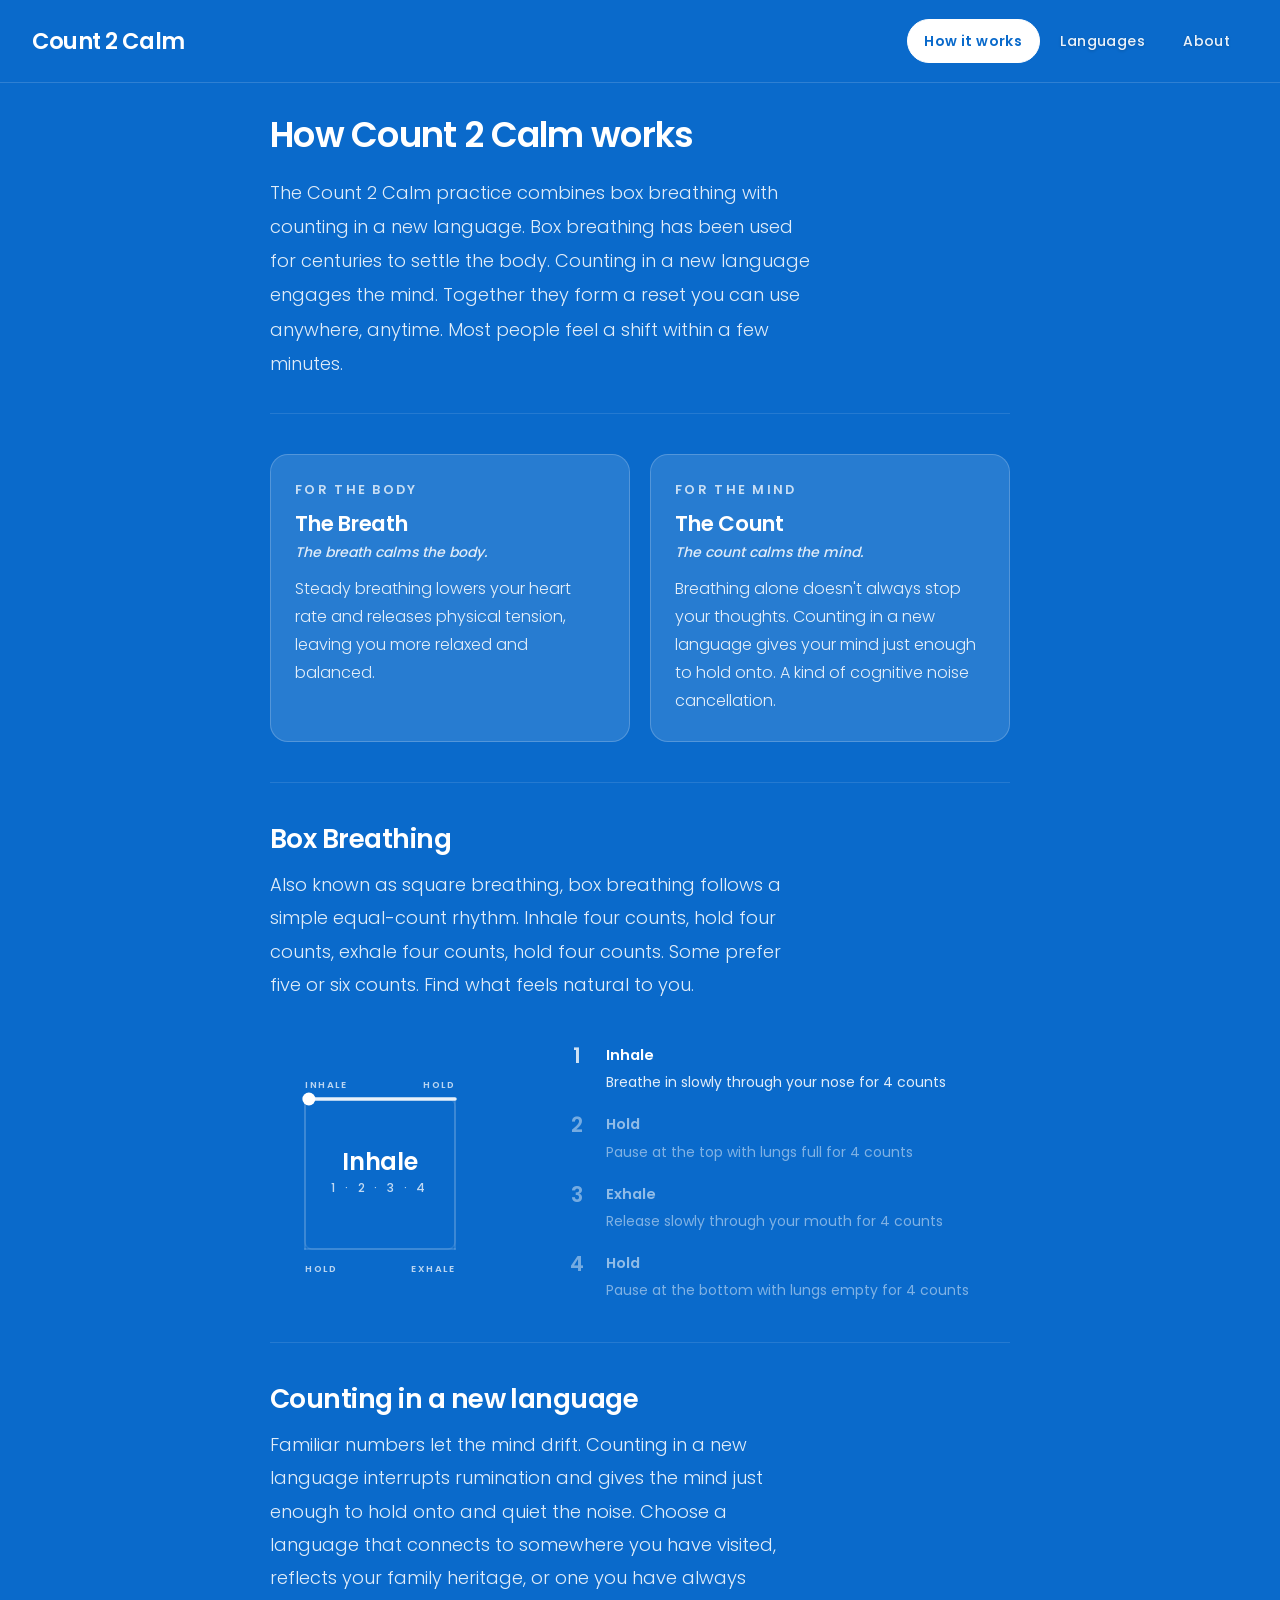
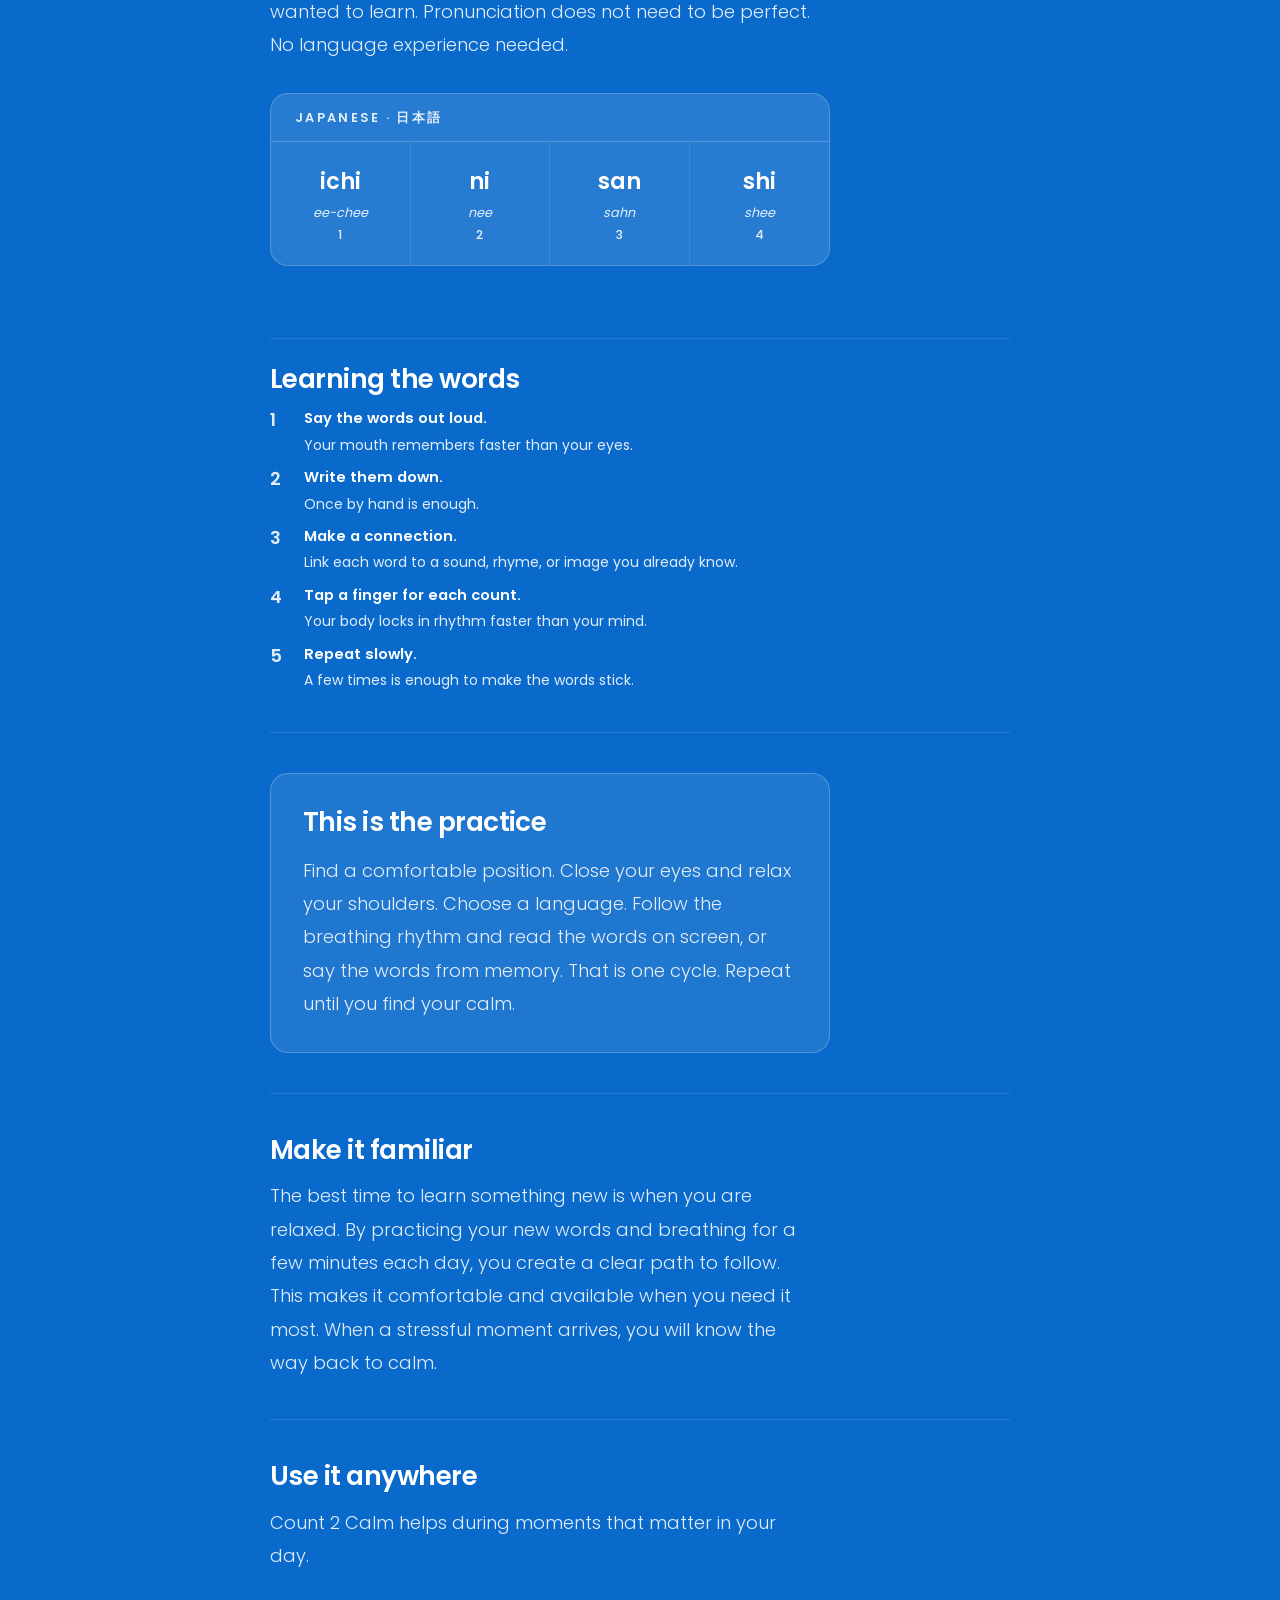
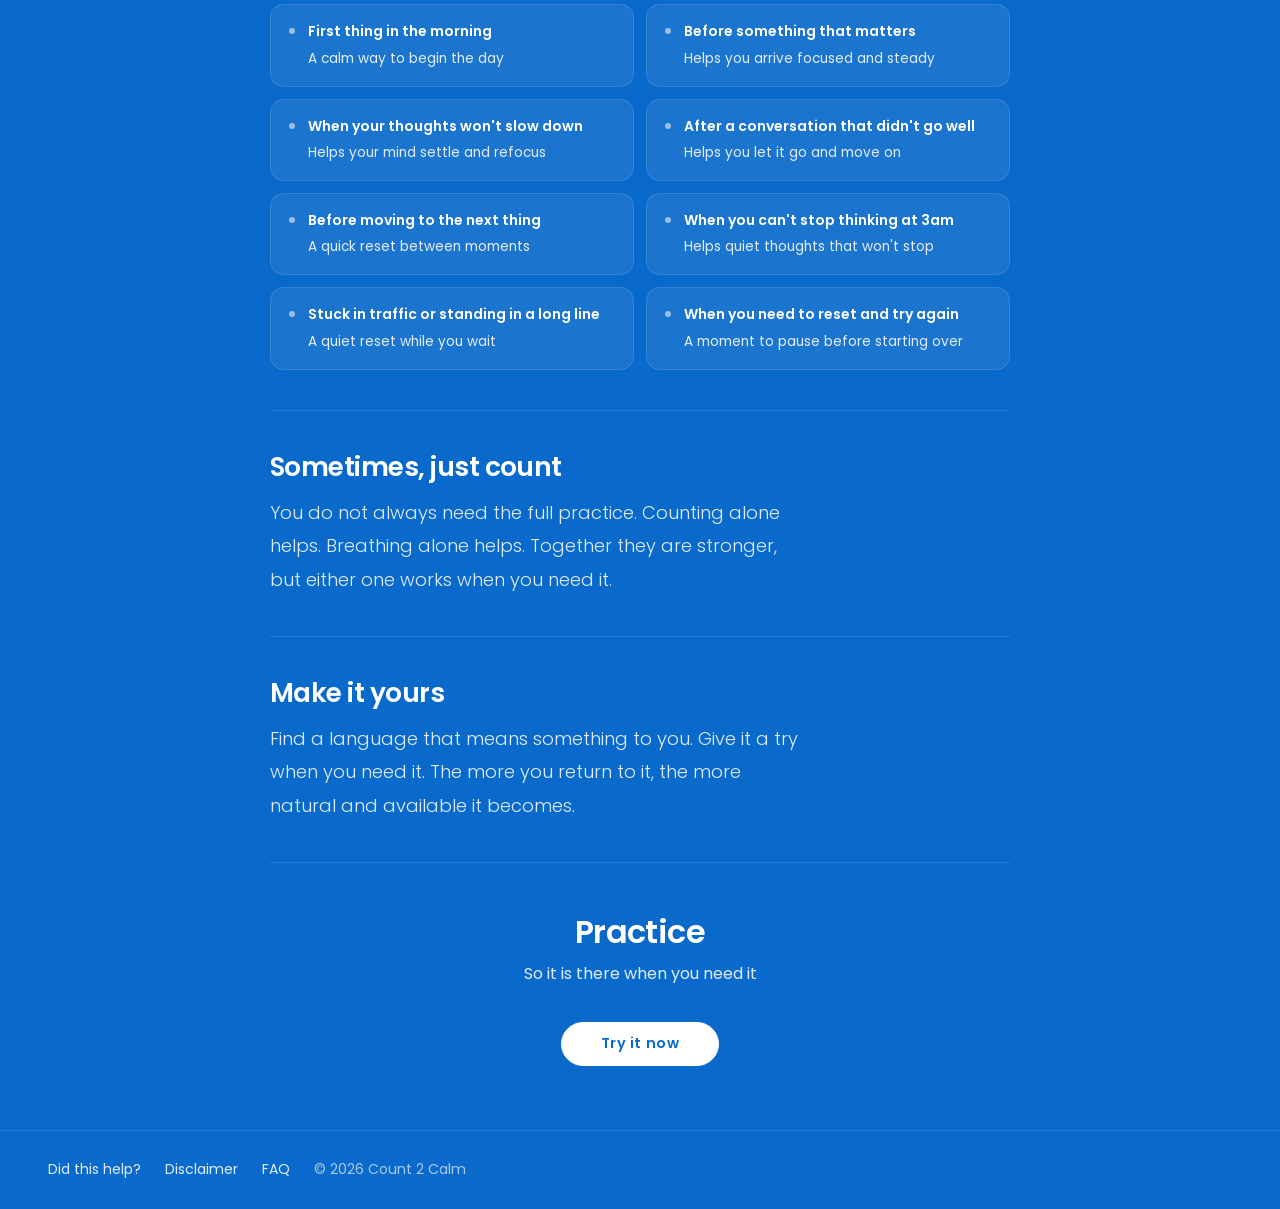
<file: how-it-works.html>
<!DOCTYPE html>
<html lang="en">
<head>
<!-- Google tag (gtag.js) -->
<script async src="https://www.googletagmanager.com/gtag/js?id=G-17ZSGQMD4G"></script>
<script>
  window.dataLayer = window.dataLayer || [];
  function gtag(){dataLayer.push(arguments);}
  gtag('js', new Date());
  gtag('config', 'G-17ZSGQMD4G');
</script>
<meta charset="UTF-8"/>
<meta name="viewport" content="width=device-width, initial-scale=1.0"/>
  <meta name="description" content="A quieter mind in two steps. Box breathing calms the body. Counting in a new language quiets the mind. See how they work together.">
  <link rel="canonical" href="https://count2calm.com/how-it-works.html">
  <link rel="icon" href="/favicon.svg" type="image/svg+xml">
  <meta property="og:type" content="website">
  <meta property="og:url" content="https://count2calm.com/how-it-works.html">
  <meta property="og:title" content="How It Works | Count 2 Calm">
  <meta property="og:description" content="A quieter mind in two steps. Box breathing calms the body. Counting in a new language quiets the mind. See how they work together.">
  <meta property="og:image" content="https://count2calm.com/assets/og-image.png">
  <meta property="og:site_name" content="Count 2 Calm">
  <meta name="twitter:card" content="summary_large_image">
  <meta name="twitter:title" content="How It Works | Count 2 Calm">
  <meta name="twitter:description" content="Box breathing calms the body. Counting in a new language quiets the mind. Together they form a reset you can use anywhere.">
  <meta name="twitter:image" content="https://count2calm.com/assets/og-image.png">
<title>How It Works | Count 2 Calm</title>
<link rel="stylesheet" href="assets/fonts/fonts.css">
<style>
*, *::before, *::after { box-sizing: border-box; margin: 0; padding: 0; }
:root {
  --w88: rgba(255,255,255,0.88);
  --w75: rgba(255,255,255,0.75);
  --w65: rgba(255,255,255,0.65);
  --w20: rgba(255,255,255,0.20);
  --w12: rgba(255,255,255,0.12);
  --w07: rgba(255,255,255,0.07);
}
html { scroll-behavior: smooth; }
body {
  font-family: 'Poppins', sans-serif;
  min-height: 100vh;
  color: white;
  -webkit-font-smoothing: antialiased;
  background: transparent;
}
html {
  min-height: 100%;
  background: #0a6acb;
}
nav {
  display: flex; align-items: center; justify-content: space-between;
  padding: 1.2rem 2rem; position: sticky; top: 0; z-index: 100;
  background: #0a6acb;
  border-bottom: 1px solid rgba(255,255,255,0.15); flex-shrink: 0;
}
.nav-logo { font-family: 'Poppins', sans-serif; font-size: 1.4rem; font-weight: 600; color: white; text-decoration: none; letter-spacing: -0.02em; }
.nav-links { display: flex; gap: 0.15rem; list-style: none; }
.nav-links a {
  font-size: 0.875rem; font-weight: 500; letter-spacing: 0.03em;
  text-decoration: none; color: rgba(255,255,255,0.92);
  padding: 0.45rem 1.05rem; border-radius: 100px;
  border: 1px solid transparent; transition: color 0.2s, background 0.2s, border-color 0.2s;
  min-height: 44px;
  white-space: nowrap; display: flex; align-items: center;
  text-shadow: 0 1px 3px rgba(0,0,0,0.2);
}
.nav-links a:hover { color: white; border-color: rgba(255,255,255,0.65); background: rgba(255,255,255,0.12); }
.nav-links a.active { background: white; color: #0a6acb; border-color: white; font-weight: 600; text-shadow: none; }

.page { max-width: 820px; margin: 0 auto; padding: 0 2.5rem; }
hr { border: none; border-top: 1px solid rgba(255,255,255,0.11); }

.eyebrow { display: block; font-size: 0.8rem; font-weight: 600; letter-spacing: 0.18em; text-transform: uppercase; color: var(--w75); margin-bottom: 0.75rem; }
.section-h2 { font-family: 'Poppins', sans-serif; font-size: clamp(1.25rem, 2.5vw, 1.65rem); font-weight: 600; color: white; margin-bottom: 0.85rem; line-height: 1.2; letter-spacing: -0.02em; }

/* HERO */
.hero { padding: 2rem 0 2rem; }
.hero h1 { font-family: 'Poppins', sans-serif; font-size: clamp(1.6rem, 3.5vw, 2.2rem); font-weight: 600; line-height: 1.15; letter-spacing: -0.02em; color: white; max-width: 680px; margin-bottom: 1.25rem; text-align: left; }
.hero p { font-size: 1.125rem; font-weight: 300; color: var(--w88); line-height: 1.9; max-width: 540px; }

/* DUAL */
.dual { padding: 2.5rem 0; }
.dual-cols { display: grid; grid-template-columns: 1fr 1fr; gap: 1.25rem; }
.dual-col { background: var(--w12); border: 1px solid var(--w20); border-radius: 18px; padding: 1.6rem 1.5rem; }
.dual-col h3 { font-family: 'Poppins', sans-serif; font-size: 1.35rem; font-weight: 600; color: white; margin-bottom: 0.35rem; line-height: 1.2; letter-spacing: -0.01em; }
.dual-tagline { font-size: 0.875rem; font-weight: 500; color: white; margin-bottom: 0.75rem; font-style: italic; opacity: 0.85; display: block; }
.dual-col p { font-size: 1rem; font-weight: 300; color: var(--w88); line-height: 1.75; }

/* BOX BREATHING */
.box-section { padding: 2.5rem 0; }
.box-intro { font-size: 1.125rem; font-weight: 300; color: var(--w88); line-height: 1.85; max-width: 540px; margin-bottom: 2.75rem; }
.box-grid { display: grid; grid-template-columns: 240px 1fr; gap: 3.5rem; align-items: center; }
.diagram-wrap { position: relative; width: 220px; height: 220px; }
.phase-center { position: absolute; inset: 0; display: flex; flex-direction: column; align-items: center; justify-content: center; pointer-events: none; }
.pc-name { font-family: 'Poppins', sans-serif; font-size: 1.5rem; font-weight: 600; color: white; display: block; line-height: 1; margin-bottom: 0.35rem; letter-spacing: -0.01em; }
.pc-beat { font-size: 0.75rem; font-weight: 500; letter-spacing: 0.28em; color: var(--w75); display: block; }
.phase-list { display: flex; flex-direction: column; gap: 1.25rem; }
.phase-item { display: flex; align-items: flex-start; gap: 1.1rem; transition: opacity 0.5s ease; }
.phase-item.dim { opacity: 0.55; }
.phase-num { font-family: 'Poppins', sans-serif; font-size: 1.3rem; font-weight: 600; color: white; width: 22px; text-align: center; flex-shrink: 0; line-height: 1.1; opacity: 0.8; }
.phase-text strong { display: block; font-size: 0.92rem; font-weight: 600; color: white; margin-bottom: 0.2rem; }
.phase-text span { font-size: 0.875rem; font-weight: 400; color: var(--w88); line-height: 1.5; }

/* LANG SECTION */
.lang-section { padding: 2.5rem 0; }
.lang-intro { font-size: 1.125rem; font-weight: 300; color: var(--w88); line-height: 1.85; max-width: 540px; margin-bottom: 2rem; }
.lang-card { background: var(--w12); border: 1px solid var(--w20); border-radius: 18px; overflow: hidden; max-width: 560px; margin-bottom: 2rem; }
.lang-card-head { padding: 0.9rem 1.5rem; border-bottom: 1px solid var(--w20); font-size: 0.8rem; font-weight: 600; letter-spacing: 0.18em; text-transform: uppercase; color: var(--w88); }
.lang-words { display: grid; grid-template-columns: repeat(4,1fr); }
.lang-word { text-align: center; padding: 1.35rem 0.5rem; border-right: 1px solid rgba(255,255,255,0.10); }
.lang-word:last-child { border-right: none; }
.lw-w { font-family: 'Poppins', sans-serif; font-size: 1.4rem; font-weight: 600; display: block; margin-bottom: 6px; }
.lw-p { font-size: 0.8rem; font-weight: 400; color: var(--w88); font-style: italic; display: block; margin-bottom: 4px; }
.lw-n { font-size: 0.78rem; font-weight: 500; color: var(--w88); display: block; }
.lang-tip { padding: 1rem 1.5rem; border-top: 1px solid rgba(255,255,255,0.10); font-size: 0.9rem; font-weight: 400; color: var(--w88); line-height: 1.7; }
.lang-tip a { color: inherit; text-decoration: underline; text-underline-offset: 3px; }

/* HACKS */
.hacks { padding: 0 0 1rem; max-width: 560px; }
.hack-list { display: flex; flex-direction: column; gap: 0.65rem; }
.hack { display: flex; gap: 1rem; align-items: flex-start; }
.hack-num { font-family: 'Poppins', sans-serif; font-size: 1.1rem; font-weight: 600; color: white; opacity: 0.88; width: 18px; flex-shrink: 0; line-height: 1.4; }
.hack-body strong { display: block; font-size: 0.92rem; font-weight: 600; color: white; margin-bottom: 0.15rem; }
.hack-body span { font-size: 0.875rem; font-weight: 400; color: var(--w88); line-height: 1.6; }

/* SHARED SECTION BODY */
.section-body { font-size: 1.125rem; font-weight: 300; color: var(--w88); line-height: 1.85; max-width: 540px; }

/* USE IT ANYWHERE */
.when-grid { display: grid; grid-template-columns: repeat(2, 1fr); gap: 0.75rem; margin-top: 2rem; }
.when-item { display: flex; gap: 0.85rem; align-items: flex-start; background: var(--w07); border: 1px solid rgba(255,255,255,0.11); border-radius: 14px; padding: 1rem 1.1rem; }
.when-dot { width: 6px; height: 6px; border-radius: 50%; background: rgba(255,255,255,0.55); flex-shrink: 0; margin-top: 0.45rem; }
.when-item-text strong { display: block; font-size: 0.875rem; font-weight: 600; color: white; margin-bottom: 0.15rem; }
.when-item-text span { font-size: 0.85rem; font-weight: 400; color: var(--w88); line-height: 1.55; }

/* BRINGING THEM TOGETHER */
.together-section { padding: 2.5rem 0; }
.together-inner {
  background: rgba(255,255,255,0.09);
  border: 1px solid rgba(255,255,255,0.22);
  border-radius: 18px;
  padding: 2rem 2rem;
  max-width: 560px;
}
.together-label {
  font-size: 0.72rem; font-weight: 600; letter-spacing: 0.18em;
  text-transform: uppercase; color: rgba(255,255,255,0.65);
  display: block; margin-bottom: 0.65rem;
}
.together-inner .section-h2 { margin-bottom: 1rem; }
.together-inner .section-body { max-width: 100%; }

/* SECTIONS */
.section { padding: 2.5rem 0; }

/* CLOSE */
.close-section { padding: 3rem 0 4rem; text-align: center; }
.close-quote { font-family: 'Poppins', sans-serif; font-size: clamp(1.4rem, 3.5vw, 2rem); font-weight: 600; line-height: 1.3; color: white; margin-bottom: 0.5rem; letter-spacing: -0.02em; }
.close-sub { font-size: 1rem; font-weight: 400; color: var(--w88); margin-bottom: 2.25rem; }
.close-actions { display: flex; align-items: center; justify-content: center; gap: 1rem; flex-wrap: wrap; }
.btn-primary {
  display: inline-flex; align-items: center; font-family: 'Poppins', sans-serif;
  font-size: 0.9rem; font-weight: 600; letter-spacing: 0.04em;
  color: #0a6acb; background: white; border: 1.5px solid white;
  border-radius: 100px; padding: 0.62rem 2.4rem; text-decoration: none;
  min-height: 44px; transition: opacity 0.2s, transform 0.15s;
}
.btn-primary:hover { opacity: 0.9; transform: translateY(-1px); }

/* SHARE NUDGE */
.share-nudge {
  display: none;
  margin-top: 1.25rem;
  font-size: 0.875rem;
  font-weight: 400;
  color: rgba(255,255,255,0.88);
  cursor: pointer;
  letter-spacing: 0.02em;
  text-decoration: underline;
  text-underline-offset: 3px;
}
.share-nudge:hover { color: white; }

/* FOOTER */
footer { border-top: 1px solid rgba(255,255,255,0.12); padding: 1.8rem 3rem; display: flex; flex-wrap: wrap; align-items: center; justify-content: space-between; gap: 0.75rem; }
.footer-tagline { font-size: 0.875rem; font-weight: 400; letter-spacing: 0.12em; text-transform: uppercase; color: rgba(255,255,255,0.80); }
.footer-right { display: flex; align-items: center; gap: 1.5rem; }
.footer-right a { font-size: 0.875rem; color: rgba(255,255,255,0.88); text-decoration: none; transition: color 0.2s; }
.footer-right a:hover { color: white; }
.footer-copy { font-size: 0.875rem; color: rgba(255,255,255,0.65); }

@media (max-width: 640px) {
  nav { padding: 1rem 1.5rem; }
  .page { padding: 0 1.5rem; }
  .dual-cols { grid-template-columns: 1fr; }
  .box-grid { grid-template-columns: 1fr; }
  .diagram-wrap { margin: 0 auto 2.5rem; }
  .lang-words { grid-template-columns: repeat(2,1fr); }
  .when-grid { grid-template-columns: 1fr; }
  .together-inner { padding: 1.5rem; }
  footer { padding: 1.5rem; }
}

@media (prefers-reduced-motion: reduce) {
  * { transition-duration: 0.01ms !important; animation-duration: 0.01ms !important; }
}

@media(max-width:480px){
  nav{padding:0.9rem 1rem;}
  .nav-logo{font-size:1.1rem;}
  .nav-links a{font-size:0.78rem;padding:0.35rem 0.65rem;}
  footer{padding:1.2rem 1rem;flex-direction:column;align-items:flex-start;gap:0.6rem;}
  .footer-right{gap:1rem;flex-wrap:wrap;}
}
@media(max-width:390px){
  nav{padding:0.75rem 0.85rem;}
  .nav-logo{font-size:0.95rem;}
  .nav-links a{font-size:0.72rem;padding:0.3rem 0.5rem;}
}

@media(max-width:375px){
  nav{padding:0.65rem 0.75rem;}
  .nav-logo{font-size:0.88rem;}
  .nav-links a{font-size:0.68rem;padding:0.28rem 0.45rem;}
}
</style>
  <script type="application/ld+json">
  {
    "@context": "https://schema.org",
    "@type": "FAQPage",
    "mainEntity": [
      {
        "@type": "Question",
        "name": "What is box breathing?",
        "acceptedAnswer": {
          "@type": "Answer",
          "text": "Box breathing (also called square breathing) is a breathing technique that follows a simple 4-count rhythm: inhale for 4 counts, hold for 4 counts, exhale for 4 counts, hold for 4 counts. It has been used for centuries to calm the nervous system and reduce stress."
        }
      },
      {
        "@type": "Question",
        "name": "How does counting in a new language reduce anxiety?",
        "acceptedAnswer": {
          "@type": "Answer",
          "text": "Counting in a second language engages the brain just enough to interrupt rumination and stop racing thoughts from coming in. It acts as a kind of cognitive noise cancellation, giving the mind something gentle to focus on without adding more stress."
        }
      },
      {
        "@type": "Question",
        "name": "How long does it take for box breathing to work?",
        "acceptedAnswer": {
          "@type": "Answer",
          "text": "Most people feel a noticeable shift within 2 to 4 cycles (about 2 to 3 minutes). The effect is stronger with regular practice. Using the technique daily when calm makes it more accessible during stressful moments."
        }
      },
      {
        "@type": "Question",
        "name": "Is Count 2 Calm free to use?",
        "acceptedAnswer": {
          "@type": "Answer",
          "text": "Yes. Count 2 Calm is completely free to use with no account required. It runs entirely in the browser."
        }
      }
    ]
  }
  </script>
</head>
<body>

<nav>
  <a href="index.html" class="nav-logo">Count 2 Calm</a>
  <ul class="nav-links">
    <li><a href="how-it-works.html" class="active">How it works</a></li>
    <li><a href="languages.html">Languages</a></li>
    <li><a href="about.html">About</a></li>
  </ul>
</nav>

<main class="page">

  <!-- HERO -->
  <div class="hero">
    <h1>How Count 2 Calm works</h1>
    <p>The Count 2 Calm practice combines box breathing with counting in a new language. Box breathing has been used for centuries to settle the body. Counting in a new language engages the mind. Together they form a reset you can use anywhere, anytime. Most people feel a shift within a few minutes.</p>
  </div>

  <hr/>

  <!-- THE BREATH AND THE COUNT -->
  <div class="dual">
    <div class="dual-cols">
      <div class="dual-col">
        <span class="eyebrow">For the body</span>
        <h3>The Breath</h3>
        <span class="dual-tagline">The breath calms the body.</span>
        <p>Steady breathing lowers your heart rate and releases physical tension, leaving you more relaxed and balanced.</p>
      </div>
      <div class="dual-col">
        <span class="eyebrow">For the mind</span>
        <h3>The Count</h3>
        <span class="dual-tagline">The count calms the mind.</span>
        <p>Breathing alone doesn't always stop your thoughts. Counting in a new language gives your mind just enough to hold onto. A kind of cognitive noise cancellation.</p>
      </div>
    </div>
  </div>

  <hr/>

  <!-- BOX BREATHING -->
  <div class="box-section section">
    <h2 class="section-h2">Box Breathing</h2>
    <p class="box-intro">Also known as square breathing, box breathing follows a simple equal-count rhythm. Inhale four counts, hold four counts, exhale four counts, hold four counts. Some prefer five or six counts. Find what feels natural to you.</p>

    <div class="box-grid">
      <div class="diagram-wrap">
        <svg viewBox="0 0 220 220" fill="none" xmlns="http://www.w3.org/2000/svg" width="220" height="220" aria-hidden="true">
          <rect x="35" y="35" width="150" height="150" rx="7" stroke="rgba(255,255,255,0.10)" stroke-width="1.5" fill="none"/>
          <line id="sTop"    x1="35"  y1="35"  x2="185" y2="35"  stroke="white" stroke-width="2.5" stroke-linecap="round" opacity="0.14"/>
          <line id="sRight"  x1="185" y1="35"  x2="185" y2="185" stroke="white" stroke-width="2.5" stroke-linecap="round" opacity="0.14"/>
          <line id="sBottom" x1="185" y1="185" x2="35"  y2="185" stroke="white" stroke-width="2.5" stroke-linecap="round" opacity="0.14"/>
          <line id="sLeft"   x1="35"  y1="185" x2="35"  y2="35"  stroke="white" stroke-width="2.5" stroke-linecap="round" opacity="0.14"/>
          <text x="35"  y="24"  fill="rgba(255,255,255,0.72)" font-family="Poppins,sans-serif" font-size="9.5" font-weight="600" letter-spacing="1.5" text-anchor="start">INHALE</text>
          <text x="185" y="24"  fill="rgba(255,255,255,0.72)" font-family="Poppins,sans-serif" font-size="9.5" font-weight="600" letter-spacing="1.5" text-anchor="end">HOLD</text>
          <text x="35"  y="208" fill="rgba(255,255,255,0.72)" font-family="Poppins,sans-serif" font-size="9.5" font-weight="600" letter-spacing="1.5" text-anchor="start">HOLD</text>
          <text x="185" y="208" fill="rgba(255,255,255,0.72)" font-family="Poppins,sans-serif" font-size="9.5" font-weight="600" letter-spacing="1.5" text-anchor="end">EXHALE</text>
          <circle id="dot" cx="35" cy="35" r="6.5" fill="white"/>
        </svg>
        <div class="phase-center">
          <span class="pc-name" id="phaseName">Inhale</span>
          <span class="pc-beat" id="phaseBeat">1 · 2 · 3 · 4</span>
        </div>
      </div>

      <div class="phase-list">
        <div class="phase-item" id="pi1">
          <span class="phase-num">1</span>
          <div class="phase-text"><strong>Inhale</strong><span>Breathe in slowly through your nose for 4 counts</span></div>
        </div>
        <div class="phase-item dim" id="pi2">
          <span class="phase-num">2</span>
          <div class="phase-text"><strong>Hold</strong><span>Pause at the top with lungs full for 4 counts</span></div>
        </div>
        <div class="phase-item dim" id="pi3">
          <span class="phase-num">3</span>
          <div class="phase-text"><strong>Exhale</strong><span>Release slowly through your mouth for 4 counts</span></div>
        </div>
        <div class="phase-item dim" id="pi4">
          <span class="phase-num">4</span>
          <div class="phase-text"><strong>Hold</strong><span>Pause at the bottom with lungs empty for 4 counts</span></div>
        </div>
      </div>
    </div>
  </div>

  <hr/>

  <!-- COUNTING IN A NEW LANGUAGE -->
  <div class="lang-section section">
    <h2 class="section-h2">Counting in a new language</h2>
    <p class="lang-intro">Familiar numbers let the mind drift. Counting in a new language interrupts rumination and gives the mind just enough to hold onto and quiet the noise. Choose a language that connects to somewhere you have visited, reflects your family heritage, or one you have always wanted to learn. Pronunciation does not need to be perfect. No language experience needed.</p>

    <div class="lang-card">
      <div class="lang-card-head">Japanese · 日本語</div>
      <div class="lang-words">
        <div class="lang-word"><span class="lw-w">ichi</span><span class="lw-p">ee-chee</span><span class="lw-n">1</span></div>
        <div class="lang-word"><span class="lw-w">ni</span><span class="lw-p">nee</span><span class="lw-n">2</span></div>
        <div class="lang-word"><span class="lw-w">san</span><span class="lw-p">sahn</span><span class="lw-n">3</span></div>
        <div class="lang-word"><span class="lw-w">shi</span><span class="lw-p">shee</span><span class="lw-n">4</span></div>
      </div>
    </div>
  </div>

  <hr/>

  <!-- LEARNING THE WORDS -->
  <div class="section" style="padding-top:1.5rem;padding-bottom:1.5rem;">
    <h2 class="section-h2">Learning the words</h2>
    <div class="hacks">
      <div class="hack-list">
        <div class="hack">
          <span class="hack-num">1</span>
          <div class="hack-body"><strong>Say the words out loud.</strong><span>Your mouth remembers faster than your eyes.</span></div>
        </div>
        <div class="hack">
          <span class="hack-num">2</span>
          <div class="hack-body"><strong>Write them down.</strong><span>Once by hand is enough.</span></div>
        </div>
        <div class="hack">
          <span class="hack-num">3</span>
          <div class="hack-body"><strong>Make a connection.</strong><span>Link each word to a sound, rhyme, or image you already know.</span></div>
        </div>
        <div class="hack">
          <span class="hack-num">4</span>
          <div class="hack-body"><strong>Tap a finger for each count.</strong><span>Your body locks in rhythm faster than your mind.</span></div>
        </div>
        <div class="hack">
          <span class="hack-num">5</span>
          <div class="hack-body"><strong>Repeat slowly.</strong><span>A few times is enough to make the words stick.</span></div>
        </div>
      </div>
    </div>
  </div>

  <hr/>

  <!-- BRINGING THEM TOGETHER -->
  <div class="together-section">
    <div class="together-inner">
      <h2 class="section-h2">This is the practice</h2>
      <p class="section-body">Find a comfortable position. Close your eyes and relax your shoulders. Choose a language. Follow the breathing rhythm and read the words on screen, or say the words from memory. That is one cycle. Repeat until you find your calm.</p>
    </div>
  </div>

  <hr/>

  <!-- PRACTICE FOR THE MOMENT -->
  <div class="section">
    <h2 class="section-h2">Make it familiar</h2>
    <p class="section-body">The best time to learn something new is when you are relaxed. By practicing your new words and breathing for a few minutes each day, you create a clear path to follow. This makes it comfortable and available when you need it most. When a stressful moment arrives, you will know the way back to calm.</p>
  </div>

  <hr/>

  <!-- USE IT ANYWHERE -->
  <div class="section">
    <h2 class="section-h2">Use it anywhere</h2>
    <p class="section-body">Count 2 Calm helps during moments that matter in your day.</p>
    <div class="when-grid">
      <div class="when-item">
        <div class="when-dot"></div>
        <div class="when-item-text"><strong>First thing in the morning</strong><span>A calm way to begin the day</span></div>
      </div>
      <div class="when-item">
        <div class="when-dot"></div>
        <div class="when-item-text"><strong>Before something that matters</strong><span>Helps you arrive focused and steady</span></div>
      </div>
      <div class="when-item">
        <div class="when-dot"></div>
        <div class="when-item-text"><strong>When your thoughts won't slow down</strong><span>Helps your mind settle and refocus</span></div>
      </div>
      <div class="when-item">
        <div class="when-dot"></div>
        <div class="when-item-text"><strong>After a conversation that didn't go well</strong><span>Helps you let it go and move on</span></div>
      </div>
      <div class="when-item">
        <div class="when-dot"></div>
        <div class="when-item-text"><strong>Before moving to the next thing</strong><span>A quick reset between moments</span></div>
      </div>
      <div class="when-item">
        <div class="when-dot"></div>
        <div class="when-item-text"><strong>When you can't stop thinking at 3am</strong><span>Helps quiet thoughts that won't stop</span></div>
      </div>
      <div class="when-item">
        <div class="when-dot"></div>
        <div class="when-item-text"><strong>Stuck in traffic or standing in a long line</strong><span>A quiet reset while you wait</span></div>
      </div>
      <div class="when-item">
        <div class="when-dot"></div>
        <div class="when-item-text"><strong>When you need to reset and try again</strong><span>A moment to pause before starting over</span></div>
      </div>
    </div>
  </div>

  <hr/>

  <!-- SOMETIMES JUST COUNT -->
  <div class="section">
    <h2 class="section-h2">Sometimes, just count</h2>
    <p class="section-body">You do not always need the full practice. Counting alone helps. Breathing alone helps. Together they are stronger, but either one works when you need it.</p>
  </div>

  <hr/>

  <!-- MAKE IT YOURS -->
  <div class="section">
    <h2 class="section-h2">Make it yours</h2>
    <p class="section-body">Find a language that means something to you. Give it a try when you need it. The more you return to it, the more natural and available it becomes.</p>
  </div>

  <hr/>

  <!-- CLOSE -->
  <div class="close-section">
    <p class="close-quote">Practice</p>
    <p class="close-sub">So it is there when you need it</p>
    <div class="close-actions">
      <a href="index.html" class="btn-primary">Try it now</a>
    </div>
    <div id="hiw-share-nudge" class="share-nudge">Share with a friend</div>
  </div>

</main>

<footer>
  <div class="footer-right">
    <a href="https://docs.google.com/forms/d/e/1FAIpQLScY1_GPv4JdL39nQ1znE_37sAYoED8TFMMrX4BvBFA9Uye3vg/viewform" target="_blank" rel="noopener">Did this help?</a>
      <a href="disclaimer.html">Disclaimer</a>
      <a href="faq.html">FAQ</a>
    <span class="footer-copy">&copy; 2026 Count 2 Calm</span>
  </div>
</footer>

<script>
const phases = [
  { id:'pi1', name:'Inhale', beat:'1 · 2 · 3 · 4', side:'top'    },
  { id:'pi2', name:'Hold',   beat:'1 · 2 · 3 · 4', side:'right'  },
  { id:'pi3', name:'Exhale', beat:'1 · 2 · 3 · 4', side:'bottom' },
  { id:'pi4', name:'Hold',   beat:'1 · 2 · 3 · 4', side:'left'   },
];
const PHASE_MS = 4500;
const coords = {
  top:    {x1:35,y1:35,  x2:185,y2:35  },
  right:  {x1:185,y1:35, x2:185,y2:185 },
  bottom: {x1:185,y1:185,x2:35, y2:185 },
  left:   {x1:35,y1:185, x2:35, y2:35  },
};
const sEl = {
  top:    document.getElementById('sTop'),
  right:  document.getElementById('sRight'),
  bottom: document.getElementById('sBottom'),
  left:   document.getElementById('sLeft'),
};
const dot = document.getElementById('dot');
const phaseName = document.getElementById('phaseName');
const phaseBeat = document.getElementById('phaseBeat');
let t0=null, cur=-1;
function lerp(a,b,t){ return a+(b-a)*t; }
function setPhase(i){
  if(i===cur) return; cur=i;
  const p=phases[i];
  phaseName.textContent=p.name;
  phaseBeat.textContent=p.beat;
  Object.keys(sEl).forEach(k=>{
    sEl[k].setAttribute('opacity', k===p.side?'0.9':'0.14');
    sEl[k].setAttribute('stroke-width', k===p.side?'3.5':'2');
  });
  phases.forEach((ph,j)=>{
    document.getElementById(ph.id).classList.toggle('dim', j!==i);
  });
}
const prefersReducedMotion=window.matchMedia('(prefers-reduced-motion: reduce)').matches;
let animationFrameId=null;
function tick(ts){
  if(!t0) t0=ts;
  const e=(ts-t0)%(PHASE_MS*4);
  const i=Math.floor(e/PHASE_MS);
  const t=(e%PHASE_MS)/PHASE_MS;
  setPhase(i);
  const c=coords[phases[i].side];
  dot.setAttribute('cx',lerp(c.x1,c.x2,t));
  dot.setAttribute('cy',lerp(c.y1,c.y2,t));
  animationFrameId=requestAnimationFrame(tick);
}
if(!prefersReducedMotion){
  const diagramWrap=document.querySelector('.diagram-wrap');
  if(diagramWrap){
    const observer=new IntersectionObserver((entries)=>{
      entries.forEach(entry=>{
        if(entry.isIntersecting){
          t0=null;
          animationFrameId=requestAnimationFrame(tick);
        } else {
          cancelAnimationFrame(animationFrameId);
        }
      });
    },{threshold:0.1});
    observer.observe(diagramWrap);
  }
}

if (navigator.share) {
  const nudge = document.getElementById('hiw-share-nudge');
  if (nudge) {
    nudge.style.display = 'block';
    nudge.addEventListener('click', () => {
      navigator.share({
        title: 'Count 2 Calm',
        text: 'A simple way to quiet your mind.',
        url: window.location.href
      });
    });
  }
}
</script>

</body>
</html>
</file>
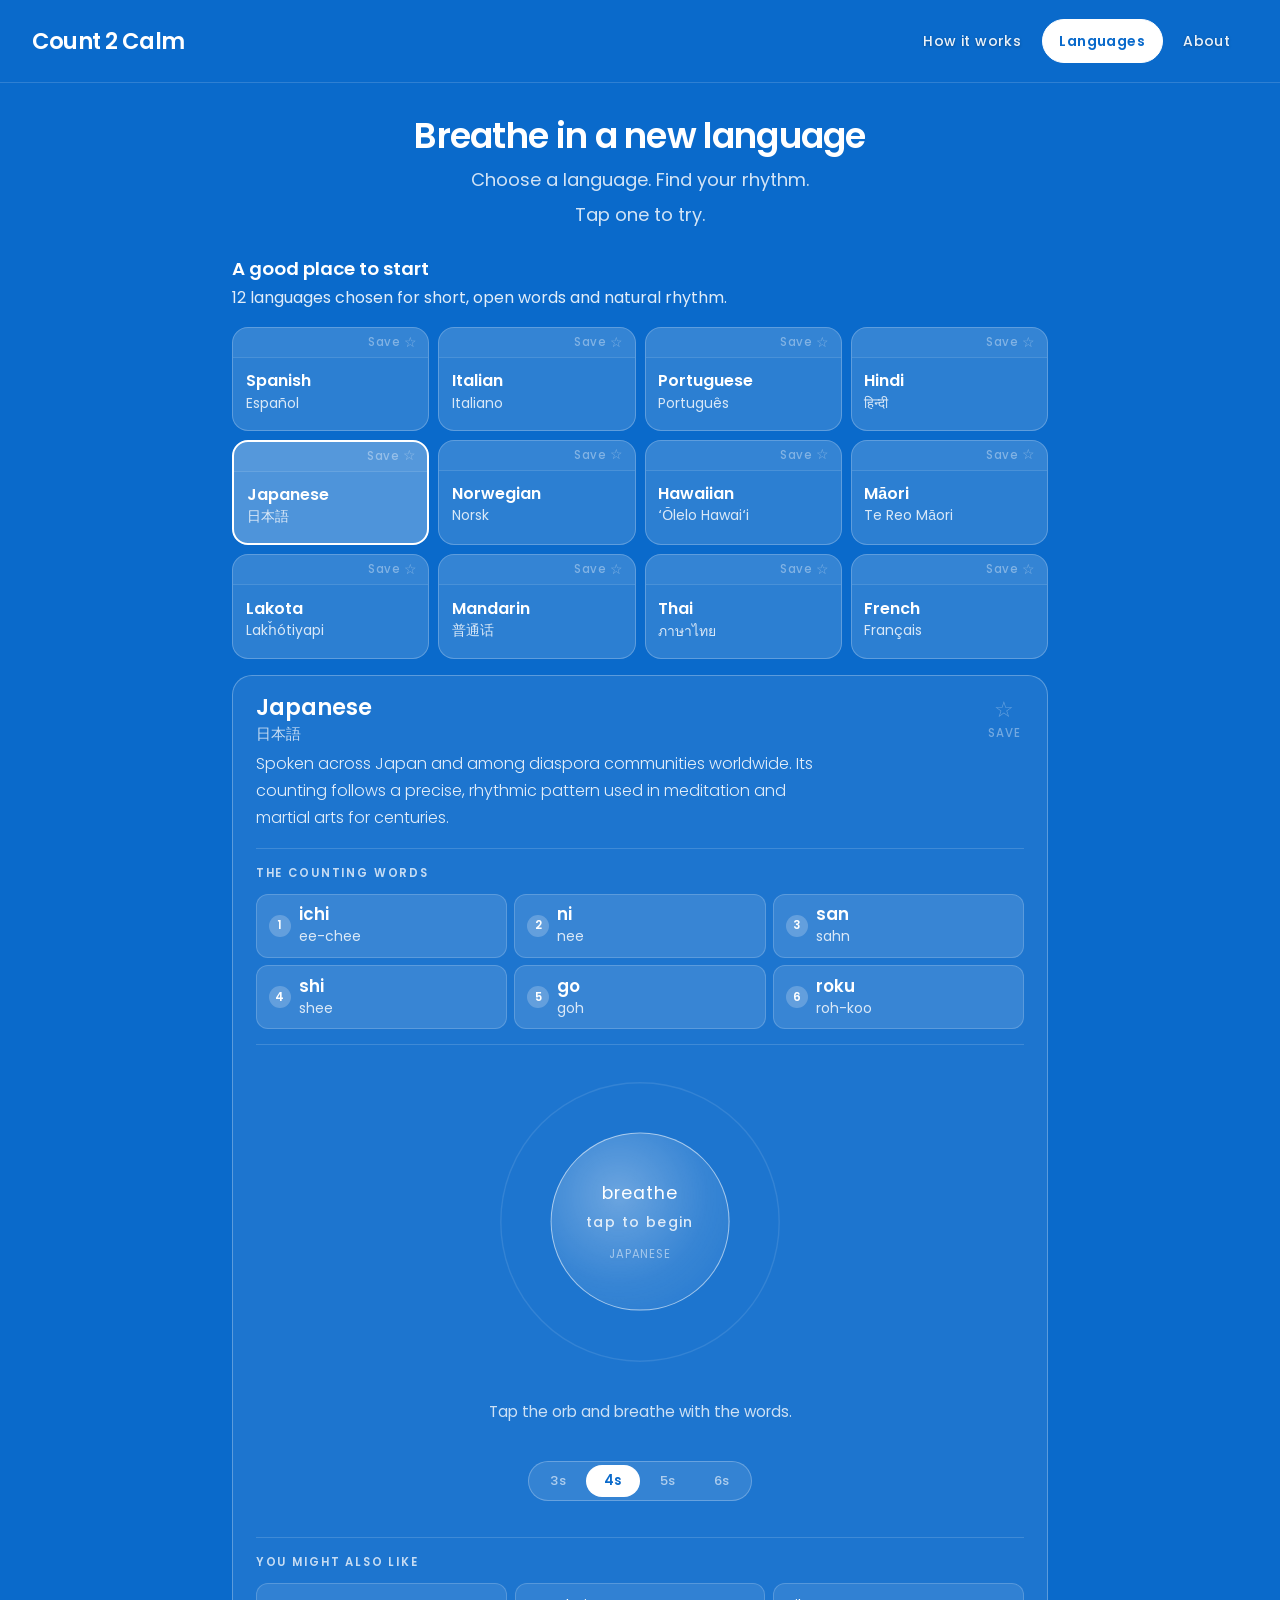
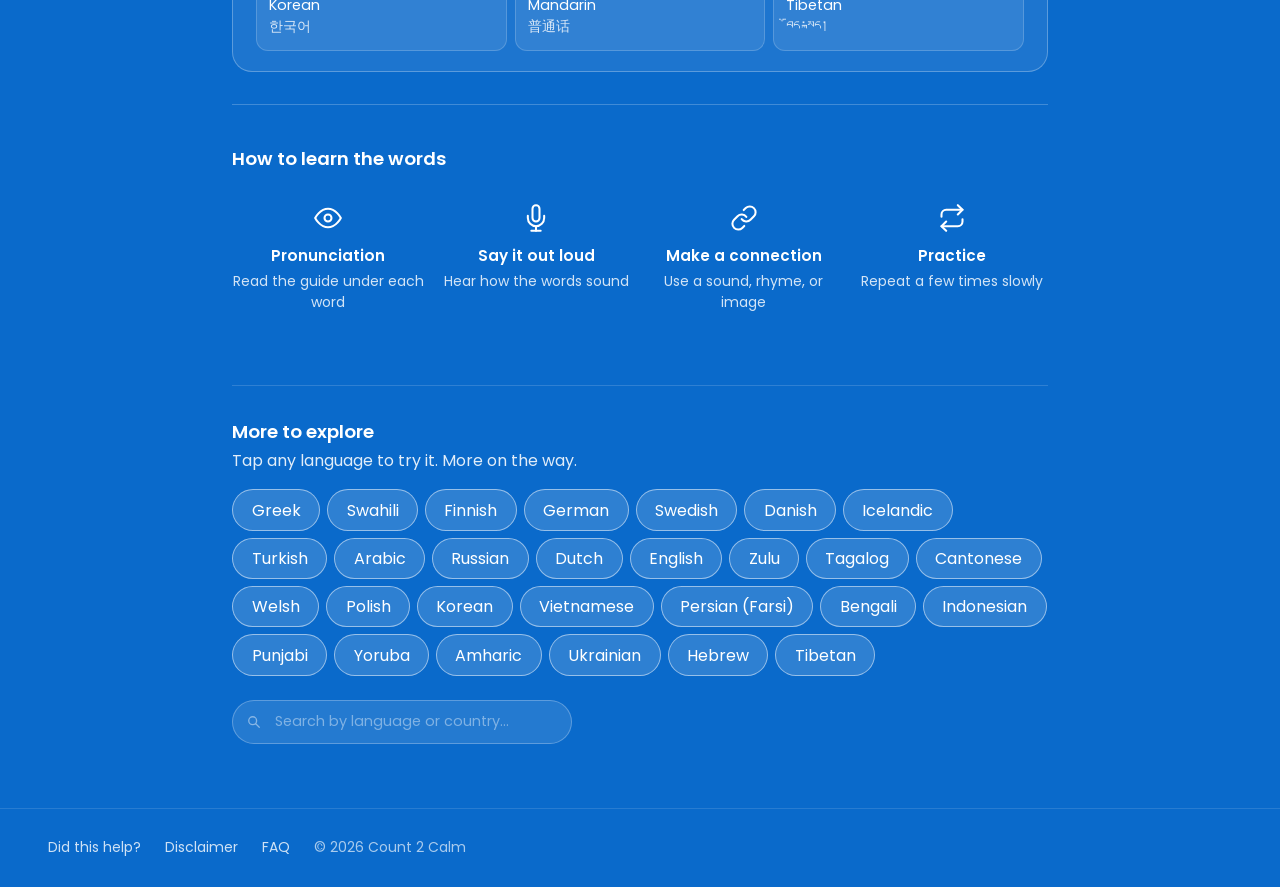
<file: languages.html>
<!DOCTYPE html>
<html lang="en">
<head>
<!-- Google tag (gtag.js) -->
<script async src="https://www.googletagmanager.com/gtag/js?id=G-17ZSGQMD4G"></script>
<script>
  window.dataLayer = window.dataLayer || [];
  function gtag(){dataLayer.push(arguments);}
  gtag('js', new Date());
  gtag('config', 'G-17ZSGQMD4G');
</script>
<meta charset="UTF-8">
<meta name="viewport" content="width=device-width, initial-scale=1.0">
  <meta name="description" content="A breathing practice that counts in a new language. Explore the languages and find the one that works for you. When thoughts won't slow down, the right language helps.">
  <link rel="canonical" href="https://count2calm.com/languages.html">
  <link rel="icon" href="/favicon.svg" type="image/svg+xml">
  <!-- Open Graph -->
  <meta property="og:type" content="website">
  <meta property="og:url" content="https://count2calm.com/languages.html">
  <meta property="og:title" content="Languages | Count 2 Calm">
  <meta property="og:description" content="A breathing practice that counts in a new language. Explore the languages and find the one that works for you. When thoughts won't slow down, the right language helps.">
  <meta property="og:image" content="https://count2calm.com/assets/og-image.png">
  <meta property="og:site_name" content="Count 2 Calm">
  <!-- Twitter -->
  <meta name="twitter:card" content="summary_large_image">
  <meta name="twitter:title" content="Languages | Count 2 Calm">
  <meta name="twitter:description" content="Choose a language and breathe. Each language gives your mind just enough to hold onto during box breathing.">
  <meta name="twitter:image" content="https://count2calm.com/assets/og-image.png">
<title>Languages | Count 2 Calm</title>
<link rel="stylesheet" href="assets/fonts/fonts.css">
<style>
*,*::before,*::after{box-sizing:border-box;margin:0;padding:0}
html{scroll-behavior:smooth}
body{
  font-family:'Poppins',sans-serif;
  background:#0a6acb;
  min-height:100vh;
  color:#fff;
  touch-action:manipulation;
}

/* ── NAV ── */
nav{display:flex;align-items:center;justify-content:space-between;padding:1.2rem 2rem;flex-shrink:0;position:sticky;top:0;z-index:100;background:#0a6acb;border-bottom:1px solid rgba(255,255,255,0.15);}
.nav-logo{font-family:'Poppins',sans-serif;font-size:1.4rem;font-weight:600;color:white;text-decoration:none;letter-spacing:-0.02em;white-space:nowrap;}
.nav-links{display:flex;gap:0.15rem;list-style:none;}
.nav-links a{font-size:0.875rem;font-weight:500;letter-spacing:0.03em;text-decoration:none;color:rgba(255,255,255,0.92);padding:0.45rem 1.05rem;border-radius:100px;border:1px solid transparent;transition:color 0.2s,background 0.2s,border-color 0.2s;min-height:44px;display:flex;align-items:center;text-shadow:0 1px 3px rgba(0,0,0,0.3);white-space:nowrap;}
.nav-links a:hover{color:white;border-color:rgba(255,255,255,0.65);background:rgba(255,255,255,0.12);}
.nav-links a.active{background:white;color:#0a6acb;border-color:white;font-weight:600;text-shadow:none;}

/* ── PAGE ── */
.page{max-width:860px;margin:0 auto;padding:0 1.4rem 4rem;}

/* ── HERO ── */
.hero{padding:2rem 0 1.75rem;text-align:center;}
.hero h1{font-family:'Poppins',sans-serif;font-size:clamp(1.6rem,3.5vw,2.2rem);font-weight:600;color:#fff;letter-spacing:-0.02em;margin-bottom:0.55rem;line-height:1.2;}
.hero p{font-size:1.125rem;font-weight:400;color:rgba(255,255,255,0.82);line-height:1.6;}

/* ── FAVS HINT ── */
.favs-hint{
  background:rgba(255,255,255,0.08);border:1px dashed rgba(255,255,255,0.22);
  margin-bottom:1.5rem;padding:0.75rem 1.1rem;
  border-radius:14px;display:flex;align-items:center;gap:0.65rem;
}
.favs-hint-star{font-size:1rem;color:rgba(255,255,255,0.45);}
.favs-hint-text{font-size:0.9rem;font-weight:400;color:rgba(255,255,255,0.88);}

/* ── FAVS ROW ── */
.favs-section{display:none;}
.favs-section.visible{display:block;padding-bottom:1rem;margin-bottom:0.75rem;border-bottom:1px solid rgba(255,255,255,0.25);}
.sec-label{font-size:0.75rem;font-weight:600;letter-spacing:0.15em;text-transform:uppercase;color:rgba(255,255,255,0.80);margin-bottom:0.75rem;}

/* ── CURATED HEADER ── */
.curated-header{margin-bottom:1rem;}
.curated-header h2{font-family:'Poppins',sans-serif;font-size:1.15rem;font-weight:600;color:#fff;margin-bottom:0.35rem;line-height:1.2;}
.curated-header p{font-size:1rem;font-weight:400;color:rgba(255,255,255,0.88);line-height:1.6;max-width:560px;}

/* ── LANGUAGE GRID ── */
.lang-grid{display:grid;grid-template-columns:repeat(4,1fr);gap:9px;}
.mem-grid{display:grid;grid-template-columns:repeat(4,1fr);gap:1rem;}
.mem-step{text-align:center;}
.mem-icon{margin:0 auto 14px;display:flex;align-items:center;justify-content:center;}
.mem-title{font-family:'Poppins',sans-serif;font-size:0.95rem;font-weight:600;color:white;margin:0 0 5px;line-height:1.3;}
.mem-desc{font-family:'Poppins',sans-serif;font-size:0.875rem;font-weight:400;color:rgba(255,255,255,0.82);margin:0;line-height:1.5;}
@media(max-width:540px){.mem-grid{grid-template-columns:repeat(2,1fr);gap:1.5rem;}}
@media(max-width:600px){.lang-grid{grid-template-columns:repeat(2,1fr);gap:8px;}}
@media(min-width:601px) and (max-width:800px){.lang-grid{grid-template-columns:repeat(3,1fr);}}

.lang-card{
  background:rgba(255,255,255,0.14);border:1.5px solid rgba(255,255,255,0.24);
  border-radius:16px;cursor:pointer;
  transition:background 0.18s,border-color 0.18s,transform 0.12s;
  user-select:none;position:relative;overflow:hidden;
  display:flex;flex-direction:column;
}
.lang-card:hover{background:rgba(255,255,255,0.22);transform:translateY(-1px);}
.lang-card.active{background:rgba(255,255,255,0.28);border-color:white;border-width:2px;}.lang-card.active .lc-name{color:white;}.lang-card.active .lc-native{color:rgba(255,255,255,0.82);}

.lc-body{padding:0.85rem 0.8rem 0.75rem;flex:1;display:flex;flex-direction:column;gap:2px;}
.lc-name{font-size:1rem;font-weight:600;color:#fff;line-height:1.2;}
.lc-native{font-size:0.875rem;font-weight:400;color:rgba(255,255,255,0.82);margin-bottom:4px;}
.lc-words{display:none;}

.lc-star-zone{
  display:flex;align-items:center;justify-content:flex-end;gap:4px;
  padding:0.3rem 0.7rem 0.3rem;
  border-bottom:1px solid rgba(255,255,255,0.1);
  background:rgba(255,255,255,0.04);min-height:30px;
  cursor:pointer;-webkit-tap-highlight-color:transparent;transition:background 0.15s;
}
.lc-star-zone:hover{background:rgba(255,255,255,0.12);}
.lc-star-label{font-size:0.72rem;font-weight:500;color:rgba(255,255,255,0.38);letter-spacing:0.05em;transition:color 0.15s;}
.lc-star-icon{font-size:0.85rem;color:rgba(255,255,255,0.38);transition:color 0.15s,transform 0.12s;line-height:1;}
.lc-star-zone:hover .lc-star-label,.lc-star-zone:hover .lc-star-icon{color:rgba(255,255,255,0.85);}
.lc-star-zone.starred .lc-star-icon{color:#FFD700;}
.lc-star-zone.starred .lc-star-label{color:rgba(255,255,255,0.55);}

/* ── EXPANDED CARD ── */
.exp-section{margin-top:1rem;display:none;scroll-margin-top:70px;}
.exp-section.open{display:block;}
.exp-card{
  background:rgba(255,255,255,0.08);border:1px solid rgba(255,255,255,0.28);
  border-radius:20px;overflow:hidden;transition:opacity 0.18s ease;
  padding:0 1.4rem;
}
.exp-card.fading{opacity:0;}

.exp-header{
  padding:1.2rem 0 1rem;border-bottom:1px solid rgba(255,255,255,0.15);
  display:flex;align-items:flex-start;justify-content:space-between;gap:0.75rem;
}
.exp-lang-name{font-family:'Poppins',sans-serif;font-size:1.4rem;font-weight:600;color:#fff;line-height:1.1;margin-bottom:2px;}
.exp-lang-native{font-size:0.95rem;color:rgba(255,255,255,0.75);font-weight:400;margin-bottom:5px;}
.exp-origin{font-size:1rem;color:rgba(255,255,255,0.88);line-height:1.7;max-width:560px;font-weight:300;}

.exp-star-wrap{display:flex;flex-direction:column;align-items:center;gap:3px;flex-shrink:0;cursor:pointer;padding:4px;}
.exp-star-btn{background:none;border:none;cursor:pointer;font-size:1.4rem;line-height:1;color:rgba(255,255,255,0.32);transition:color 0.2s,transform 0.15s;padding:0;}
.exp-star-btn:hover{color:rgba(255,255,255,0.85);transform:scale(1.1);}
.exp-star-btn.starred{color:#FFD700;}
.exp-star-lbl{font-size:0.72rem;font-weight:500;color:rgba(255,255,255,0.38);letter-spacing:0.06em;text-transform:uppercase;}

/* Words */
.exp-words{padding:1rem 0 0.9rem;border-bottom:1px solid rgba(255,255,255,0.15);}
.exp-sec-lbl{font-size:0.72rem;font-weight:600;letter-spacing:0.16em;text-transform:uppercase;color:rgba(255,255,255,0.75);margin-bottom:0.75rem;}
.sec-heading{font-size:0.875rem;font-weight:600;color:rgba(255,255,255,0.88);margin-bottom:0.75rem;letter-spacing:0.01em;}
.word-list{display:grid;grid-template-columns:repeat(3,1fr);gap:7px;}
@media(max-width:500px){.word-list{grid-template-columns:repeat(2,1fr);}}
.word-item{
  background:rgba(255,255,255,0.12);border:1px solid rgba(255,255,255,0.18);
  border-radius:12px;padding:0.6rem 0.75rem;display:flex;align-items:center;gap:8px;
}
.wi-num{
  width:22px;height:22px;border-radius:50%;
  background:rgba(255,255,255,0.22);color:#fff;
  font-size:0.72rem;font-weight:700;
  display:flex;align-items:center;justify-content:center;flex-shrink:0;
}
.wi-word{font-size:1.05rem;font-weight:600;color:#fff;line-height:1.2;}
.wi-phon{font-size:0.875rem;color:rgba(255,255,255,0.82);font-weight:400;margin-top:2px;}

/* ── ORB ZONE ── */
.orb-zone{
  padding:2rem 0 1.75rem;
  display:flex;flex-direction:column;align-items:center;gap:1.1rem;
  border-bottom:1px solid rgba(255,255,255,0.15);
}
.count-row{display:flex;align-items:center;gap:7px;}
.count-toggle{display:flex;background:rgba(255,255,255,0.10);border:1.5px solid rgba(255,255,255,0.25);border-radius:999px;padding:3px;gap:2px;}
.cbtn{font-family:'Poppins',sans-serif;font-weight:500;font-size:0.82rem;color:rgba(255,255,255,0.60);background:transparent;border:none;border-radius:999px;padding:0.38rem 1.1rem;cursor:pointer;letter-spacing:0.05em;transition:all 0.2s;touch-action:manipulation;-webkit-tap-highlight-color:transparent;min-width:52px;}
.cbtn:hover{color:white;}
.cbtn.sel{background:#fff;color:#0a6acb;font-weight:600;}

.orb-wrap:focus-visible{outline:3px solid rgba(255,255,255,0.8);outline-offset:8px;border-radius:50%;}
.orb-wrap{
  position:relative;width:290px;height:290px;
  display:flex;align-items:center;justify-content:center;
  cursor:pointer;-webkit-tap-highlight-color:transparent;touch-action:manipulation;
}
@media(max-width:480px){.orb-wrap:focus-visible{outline:3px solid rgba(255,255,255,0.8);outline-offset:8px;border-radius:50%;}
.orb-wrap{width:240px;height:240px;}}
.orb-tap-overlay{position:absolute;top:0;left:0;width:100%;height:100%;border-radius:50%;z-index:10;background:transparent;cursor:pointer;}
.orb-wrap svg{position:absolute;top:0;left:0;width:100%;height:100%;pointer-events:none;z-index:3;overflow:visible;}
.inner-orb{
  position:absolute;border-radius:50%;
  top:50%;left:50%;transform:translate(-50%,-50%);z-index:1;
  background:radial-gradient(circle at 38% 35%,rgba(255,255,255,0.35) 0%,rgba(255,255,255,0.12) 55%,rgba(255,255,255,0.03) 100%);
  border:1.5px solid rgba(255,255,255,0.55);pointer-events:none;
}
.orb-text{
  position:absolute;z-index:4;display:flex;flex-direction:column;
  align-items:center;text-align:center;width:100%;pointer-events:none;
}
.t-idle-wrap{display:flex;flex-direction:column;align-items:center;gap:0.35rem;}
.t-idle{font-size:1.1rem;font-weight:400;color:#fff;letter-spacing:0.06em;}
.t-tap-hint{font-size:0.875rem;font-weight:500;color:rgba(255,255,255,0.82);letter-spacing:0.1em;}
.t-phase{font-size:0.85rem;font-weight:600;color:white;letter-spacing:0.14em;text-transform:uppercase;}
.t-word{font-size:1.75rem;font-weight:600;color:#fff;line-height:1.2;}
.t-phon{font-size:0.95rem;color:white;margin-top:4px;font-weight:400;}
.t-num{font-size:0.8rem;font-weight:500;color:#fff;margin-top:3px;letter-spacing:0.05em;}
.t-lang{font-size:0.72rem;font-weight:400;color:rgba(255,255,255,0.5);margin-top:8px;letter-spacing:0.08em;text-transform:uppercase;}
#countText{display:none;flex-direction:column;align-items:center;gap:2px;}

/* ── SIMILAR ── */
.similar-zone{padding:1rem 0 1.25rem;display:none;}
.similar-zone.visible{display:block;}
.sim-row{display:grid;grid-template-columns:repeat(3,1fr);gap:8px;}
.sim-card{
  background:rgba(255,255,255,0.09);border:1px solid rgba(255,255,255,0.18);
  border-radius:12px;padding:0.7rem 0.75rem;cursor:pointer;
  transition:background 0.15s,transform 0.12s;
}
.sim-card:hover{background:rgba(255,255,255,0.18);transform:translateY(-1px);}
.sim-name{font-size:0.9rem;font-weight:400;color:#fff;}
.sim-native{font-size:0.875rem;color:rgba(255,255,255,0.82);margin-bottom:2px;}
.sim-words{display:none;}

/* ── TIPS ── */
.tips-section{
  margin-top:0;padding:1.5rem 0 0.75rem;
  background:transparent;border:none;border-top:1px solid rgba(255,255,255,0.20);
  border-radius:0;display:none;
}
.tips-section.visible{display:block;}
.tips-title{font-size:1.15rem;font-weight:600;color:white;margin-bottom:0.85rem;letter-spacing:0;text-transform:none;}
.tips-list{list-style:none;display:flex;flex-direction:column;gap:0.7rem;margin-bottom:1.1rem;}
.tips-list li{
  font-size:1.05rem;font-weight:400;color:rgba(255,255,255,1);
  line-height:1.55;padding-left:1.2rem;position:relative;
}
.tips-list li::before{content:'·';position:absolute;left:0;color:rgba(255,255,255,0.42);font-size:1.2rem;line-height:1.35;}
.tips-coda{
  font-size:1rem;font-weight:500;color:white;
  line-height:1.6;padding-top:1rem;margin-top:0.5rem;
  border-top:1px solid rgba(255,255,255,0.15);
}

/* ── MORE ── */
.more-section{margin-top:2.5rem;padding-top:2rem;border-top:1px solid rgba(255,255,255,0.15);}
.more-header{margin-bottom:1rem;}
.more-header h3{font-size:1.15rem;font-weight:600;color:white;margin-bottom:0.2rem;}
.more-header p{font-size:1rem;font-weight:400;color:rgba(255,255,255,0.88);}
.pills{display:flex;flex-wrap:wrap;gap:7px;margin-bottom:1.5rem;}
.pill{
  background:rgba(255,255,255,0.15);border:1.5px solid rgba(255,255,255,0.50);
  border-radius:100px;padding:0.45rem 1.15rem;
  font-size:1rem;font-weight:400;color:white;
  cursor:pointer;transition:all 0.15s;font-family:'Poppins',sans-serif;
  min-height:40px;display:flex;align-items:center;
}
.pill:hover{background:rgba(255,255,255,0.22);color:#fff;border-color:rgba(255,255,255,0.5);}

/* Search */
.search-wrap{position:relative;max-width:340px;}
.search-wrap input{
  width:100%;background:rgba(255,255,255,0.11);border:1px solid rgba(255,255,255,0.26);
  border-radius:100px;padding:0.65rem 1.1rem 0.65rem 2.6rem;
  color:#fff;font-size:0.9rem;font-weight:400;outline:none;font-family:'Poppins',sans-serif;
  transition:border-color 0.2s,background 0.2s;
}
.search-wrap input:focus{border-color:rgba(255,255,255,0.55);background:rgba(255,255,255,0.18);}
.search-wrap input::placeholder{color:rgba(255,255,255,0.42);}
.search-icon{position:absolute;left:0.9rem;top:50%;transform:translateY(-50%);opacity:0.45;pointer-events:none;}
.search-results{
  position:absolute;bottom:calc(100% + 8px);left:0;right:0;
  background:rgba(8,45,58,0.97);border:1px solid rgba(255,255,255,0.2);
  border-radius:16px;overflow:hidden;display:none;z-index:100;
  box-shadow:0 -8px 28px rgba(0,0,0,0.28);max-height:280px;overflow-y:auto;
}
.search-results.open{display:block;}
.search-result-item{
  padding:0.75rem 1.1rem;cursor:pointer;
  display:flex;align-items:center;justify-content:space-between;
  border-bottom:1px solid rgba(255,255,255,0.08);transition:background 0.12s;
}
.search-result-item:last-child{border-bottom:none;}
.search-result-item:hover{background:rgba(255,255,255,0.08);}
.sri-name{font-size:0.95rem;font-weight:600;color:#fff;}
.sri-native{font-size:0.8rem;color:rgba(255,255,255,0.55);}
.search-no-result{margin-top:0.75rem;font-size:0.82rem;color:rgba(255,255,255,0.45);display:none;font-style:italic;}

/* ── FOOTER ── */
footer{border-top:1px solid rgba(255,255,255,0.12);padding:1.8rem 3rem;display:flex;flex-wrap:wrap;align-items:center;justify-content:space-between;gap:0.75rem;}
.footer-tagline{font-size:0.875rem;font-weight:400;letter-spacing:0.12em;text-transform:uppercase;color:rgba(255,255,255,0.80);}
.footer-right{display:flex;align-items:center;gap:1.5rem;}
.footer-right a{font-size:0.875rem;color:rgba(255,255,255,0.80);text-decoration:none;transition:color 0.2s;}
.footer-right a:hover{color:white;}
.footer-copy{font-size:0.875rem;color:rgba(255,255,255,0.65);}

/* Reduced motion — respects OS accessibility setting */
@media (prefers-reduced-motion: reduce) {
  .inner-orb { transition: none !important; }
  * { transition-duration: 0.01ms !important; animation-duration: 0.01ms !important; }
}

@media(max-width:480px){
  nav{padding:0.9rem 1rem;}
  .nav-logo{font-size:1.1rem;}
  .nav-links a{font-size:0.78rem;padding:0.35rem 0.65rem;}
  footer{padding:1.2rem 1rem;flex-direction:column;align-items:flex-start;gap:0.6rem;}
  .footer-right{gap:1rem;flex-wrap:wrap;}
}
@media(max-width:390px){
  nav{padding:0.75rem 0.85rem;}
  .nav-logo{font-size:0.95rem;}
  .nav-links a{font-size:0.72rem;padding:0.3rem 0.5rem;}
}

@media(max-width:375px){
  nav{padding:0.65rem 0.75rem;}
  .nav-logo{font-size:0.88rem;}
  .nav-links a{font-size:0.68rem;padding:0.28rem 0.45rem;}
}
</style>
</head>
<body>

<nav>
  <a class="nav-logo" href="index.html">Count 2 Calm</a>
  <ul class="nav-links">
    <li><a href="how-it-works.html">How it works</a></li>
    <li><a href="languages.html" class="active">Languages</a></li>
    <li><a href="about.html">About</a></li>
  </ul>
</nav>

<main class="page">

  <div class="hero">
    <h1>Breathe in a new language</h1>
    <p>Choose a language. Find your rhythm.</p>
    <p style="font-size:1.125rem;color:rgba(255,255,255,0.82);margin-top:0.35rem;">Tap one to try.</p>
  </div>

  <div class="favs-section" id="favs-section">
    <div class="lang-grid" id="favs-grid"></div>
  </div>

  <div class="curated-header">
    <h2>A good place to start</h2>
    <p>12 languages chosen for short, open words and natural rhythm.</p>
  </div>

  <div class="lang-grid" id="main-grid"></div>

  <div class="exp-section" id="exp-section">
    <div class="exp-card" id="exp-card">

      <div class="exp-header">
        <div>
          <div class="exp-lang-name" id="e-name"></div>
          <div class="exp-lang-native" id="e-native"></div>
          <div class="exp-origin" id="e-origin"></div>
        </div>
        <div class="exp-star-wrap" onclick="toggleStarActive()">
          <button class="exp-star-btn" id="exp-star-btn">☆</button>
          <span class="exp-star-lbl" id="exp-star-lbl">Save</span>
        </div>
      </div>

      <div class="exp-words">
        <div class="exp-sec-lbl">The counting words</div>
        <div class="word-list" id="word-list"></div>
      </div>

      <div class="orb-zone">
        <div class="orb-wrap" id="orb-wrap">
          <div class="orb-tap-overlay" id="orb-tap"></div>
          <div class="inner-orb" id="inner-orb" style="width:157px;height:157px;"></div>
          <div class="orb-text">
            <div class="t-idle-wrap" id="idle-wrap">
              <span class="t-idle">breathe</span>
              <span class="t-tap-hint">tap to begin</span>
              <span class="t-lang" id="langIdleEl"></span>
            </div>
            <div id="countText" style="display:none;flex-direction:column;align-items:center;gap:2px;">
              <span class="t-phase" id="phaseEl"></span>
              <span class="t-word" id="wordEl"></span>
              <span class="t-phon" id="phonEl"></span>
              <span class="t-num"  id="numEl"></span>
              <span class="t-lang" id="langEl"></span>
            </div>
          </div>
          <svg viewBox="0 0 200 200" xmlns="http://www.w3.org/2000/svg">
            <circle cx="100" cy="100" r="96" fill="none" stroke="rgba(255,255,255,0.1)" stroke-width="1"/>
            <circle id="dot" cx="100" cy="4" r="4.5" fill="white" opacity="0"/>
            <circle id="dotHalo" cx="100" cy="4" r="8.5" fill="rgba(255,255,255,0.2)" opacity="0"/>
          </svg>
        </div>

        <div id="langStateText" style="text-align:center;padding:1rem 1rem 0.25rem;font-size:0.95rem;font-weight:400;color:rgba(255,255,255,0.78);">Tap the orb and breathe with the words.</div>
        <div style="display:flex;justify-content:center;margin-top:1rem;padding-bottom:0.5rem;">
          <div class="count-toggle">
            <button class="cbtn" onclick="selCount(this,3)">3s</button>
            <button class="cbtn sel" onclick="selCount(this,4)">4s</button>
            <button class="cbtn" onclick="selCount(this,5)">5s</button>
            <button class="cbtn" onclick="selCount(this,6)">6s</button>
          </div>
        </div>
      </div>

      <div class="similar-zone" id="similar-zone">
        <div class="exp-sec-lbl">You might also like</div>
        <div class="sim-row" id="sim-row"></div>
      </div>

    </div>
  </div>



  <div id="mem-flow-section" style="display:block;margin:2rem 0 0;padding:2.5rem 0 2rem;border-top:1px solid rgba(255,255,255,0.22);">

    <p style="font-family:'Poppins',sans-serif;font-size:1.15rem;font-weight:600;color:white;text-align:left;margin:0 0 2rem;">How to learn the words</p>

    <div class="mem-grid">

      <div class="mem-step">
        <div class="mem-icon"><svg width="28" height="28" viewBox="0 0 24 24" fill="none" stroke="white" stroke-width="1.75" stroke-linecap="round" stroke-linejoin="round"><path d="M1 12s4-8 11-8 11 8 11 8-4 8-11 8-11-8-11-8z"/><circle cx="12" cy="12" r="3"/></svg></div>
        <p class="mem-title">Pronunciation</p>
        <p class="mem-desc">Read the guide under each word</p>
      </div>

      <div class="mem-step">
        <div class="mem-icon"><svg width="28" height="28" viewBox="0 0 24 24" fill="none" stroke="white" stroke-width="1.75" stroke-linecap="round" stroke-linejoin="round"><path d="M12 1a3 3 0 0 0-3 3v8a3 3 0 0 0 6 0V4a3 3 0 0 0-3-3z"/><path d="M19 10v2a7 7 0 0 1-14 0v-2"/><line x1="12" y1="19" x2="12" y2="23"/><line x1="8" y1="23" x2="16" y2="23"/></svg></div>
        <p class="mem-title">Say it out loud</p>
        <p class="mem-desc">Hear how the words sound</p>
      </div>

      <div class="mem-step">
        <div class="mem-icon"><svg width="28" height="28" viewBox="0 0 24 24" fill="none" stroke="white" stroke-width="1.75" stroke-linecap="round" stroke-linejoin="round"><path d="M10 13a5 5 0 0 0 7.54.54l3-3a5 5 0 0 0-7.07-7.07l-1.72 1.71"/><path d="M14 11a5 5 0 0 0-7.54-.54l-3 3a5 5 0 0 0 7.07 7.07l1.71-1.71"/></svg></div>
        <p class="mem-title">Make a connection</p>
        <p class="mem-desc">Use a sound, rhyme, or image</p>
      </div>

      <div class="mem-step">
        <div class="mem-icon"><svg width="28" height="28" viewBox="0 0 24 24" fill="none" stroke="white" stroke-width="1.75" stroke-linecap="round" stroke-linejoin="round"><polyline points="17 1 21 5 17 9"/><path d="M3 11V9a4 4 0 0 1 4-4h14"/><polyline points="7 23 3 19 7 15"/><path d="M21 13v2a4 4 0 0 1-4 4H3"/></svg></div>
        <p class="mem-title">Practice</p>
        <p class="mem-desc">Repeat a few times slowly</p>
      </div>

    </div>
  </div>

  <div class="more-section">
    <div class="more-header">
      <h3>More to explore</h3>
      <p>Tap any language to try it. More on the way.</p>
    </div>
    <div class="pills" id="more-pills"></div>
    <div class="search-wrap">
      <svg class="search-icon" width="14" height="14" viewBox="0 0 16 16" fill="none">
        <circle cx="6.5" cy="6.5" r="4.5" stroke="white" stroke-width="1.5"/>
        <line x1="10" y1="10" x2="14" y2="14" stroke="white" stroke-width="1.5" stroke-linecap="round"/>
      </svg>
      <input type="text" id="search-input" placeholder="Search by language or country…" autocomplete="off"
        oninput="handleSearch(this.value)" onfocus="handleSearch(this.value)"/>
      <div class="search-results" id="search-results"></div>
    </div>
    <div class="search-no-result" id="search-no-result">We don't have that language yet — more are on the way.</div>
  </div>

</div>

</main>

<footer>
  <div class="footer-right">
    
      <a href="https://docs.google.com/forms/d/e/1FAIpQLScY1_GPv4JdL39nQ1znE_37sAYoED8TFMMrX4BvBFA9Uye3vg/viewform" target="_blank" rel="noopener">Did this help?</a>
      <a href="disclaimer.html">Disclaimer</a>
      <a href="faq.html">FAQ</a>
    <span class="footer-copy">&copy; 2026 Count 2 Calm</span>
  </div>
</footer>

<script>
// ── DATA — grid ordered: familiar first, interesting second ───────────────────
// country field enables search by country name in addition to language name
const FEATURED = [
  { key:'spanish',    name:'Spanish',    native:'Español',         country:'spain mexico colombia argentina chile peru venezuela ecuador bolivia cuba dominican republic puerto rico guatemala honduras el salvador nicaragua costa rica panama paraguay uruguay espana',
    origin:'One of the world\'s most widely spoken languages, with a natural syllable rhythm that makes counting feel even and unhurried.',
    words:[['uno','oo-noh'],['dos','dohs'],['tres','trehs'],['cuatro','kwah-troh'],['cinco','seen-koh'],['seis','says']],
    similar:['portuguese','italian','french'] },

  { key:'italian',    name:'Italian',    native:'Italiano',        country:'italy italia',
    origin:'Descended from Latin and spoken by over 60 million people. Italian vowels are among the most open of any language, giving the counting words a warm resonance.',
    words:[['uno','oo-no'],['due','doo-ay'],['tre','treh'],['quattro','kwaht-troh'],['cinque','cheen-kweh'],['sei','say']],
    similar:['spanish','portuguese','french'] },

  { key:'portuguese', name:'Portuguese', native:'Português',       country:'portugal brazil angola mozambique cape verde timor-leste guinea-bissau brasil',
    origin:'Spoken by 250 million people across Brazil, Portugal, and Africa. Portuguese has a soft, flowing quality that makes its counting words feel naturally unhurried.',
    words:[['um','oong'],['dois','doysh'],['três','treysh'],['quatro','kwah-troo'],['cinco','seeng-koo'],['seis','saysh']],
    similar:['spanish','italian','french'] },

  { key:'hindi',      name:'Hindi',      native:'हिन्दी',           country:'india fiji mauritius trinidad bharat',
    origin:'One of India\'s official languages with roots in Sanskrit, the ancient language of mantra and meditation. Its counting words carry a steady, grounded quality.',
    words:[['ek','ehk'],['do','doh'],['teen','teen'],['chaar','chahr'],['paanch','paanch'],['chhe','cheh']],
    similar:['arabic','swahili','bengali'] },

  { key:'japanese',   name:'Japanese',   native:'日本語',           country:'japan nippon nihon',
    origin:'Spoken across Japan and among diaspora communities worldwide. Its counting follows a precise, rhythmic pattern used in meditation and martial arts for centuries.',
    words:[['ichi','ee-chee'],['ni','nee'],['san','sahn'],['shi','shee'],['go','goh'],['roku','roh-koo']],
    similar:['korean','mandarin','tibetan'] },

  { key:'norwegian',  name:'Norwegian',  native:'Norsk',            country:'norway norge',
    origin:'A North Germanic language spoken across Norway, with some of the shortest counting words in Europe. The sounds are clean and open, easy to settle into with the breath.',
    words:[['én','ehn'],['to','too'],['tre','tray'],['fire','fee-reh'],['fem','fehm'],['seks','sehks']],
    similar:['swedish','danish','icelandic'] },

  { key:'hawaiian',   name:'Hawaiian',   native:'ʻŌlelo Hawaiʻi',   country:'hawaii united states',
    origin:'An indigenous Polynesian language of the Hawaiian Islands with a living community of speakers. Its flowing syllables and open vowels feel naturally connected to breath.',
    words:[['ʻekahi','eh-kah-hee'],['ʻelua','eh-loo-ah'],['ʻekolu','eh-koh-loo'],['ʻehā','eh-HAH'],['ʻelima','eh-lee-mah'],['ʻeono','eh-OH-noh']],
    similar:['maori','tagalog','indonesian'] },

  { key:'maori',      name:'Māori',      native:'Te Reo Māori',     country:'new zealand aotearoa',
    origin:'An indigenous Polynesian language of New Zealand, central to Māori culture and identity. Its open syllables and consistent vowel sounds give counting a calm quality.',
    words:[['tahi','tah-hee'],['rua','roo-ah'],['toru','toh-roo'],['whā','fah'],['rima','ree-mah'],['ono','oh-no']],
    similar:['hawaiian','tagalog','indonesian'] },

  { key:'lakota',     name:'Lakota',     native:'Lakȟótiyapi',      country:'united states usa great plains sioux',
    origin:'The language of the Lakota Sioux people of the Great Plains, rooted in oral tradition and ceremony. Its counting words are short, open, and shaped by spoken practice.',
    words:[['wanží','wahn-zhee'],['núŋpa','noon-pah'],['yámni','yahm-nee'],['tópa','toh-pah'],['záptaŋ','zahp-tahn'],['šákpe','shahk-peh']],
    similar:['maori','hawaiian','yoruba'] },
  { key:'mandarin',  name:'Mandarin',  native:'普通话',    country:'china taiwan singapore zhongguo',
    origin:'The most widely spoken language in the world. Tonal, meaning pitch shapes meaning, and its counting words are among the shortest and most sonically distinct.',
    words:[['yī','ee'],['èr','ar'],['sān','sahn'],['sì','suh'],['wǔ','woo'],['liù','lee-oh']], similar:['japanese','thai','cantonese'] },

  { key:'thai',      name:'Thai',      native:'ภาษาไทย',  country:'thailand siam',
    origin:'Spoken by over 70 million people, Thai is a tonal language at the heart of Theravada Buddhist tradition. Its counting words are short, open, and meditative.',
    words:[['neung','nuhng'],['song','sawng'],['sam','sahm'],['see','see'],['haa','hah'],['hok','hok']], similar:['vietnamese','mandarin','japanese'] },

  { key:'french',    name:'French',    native:'Français',  country:'france belgium switzerland canada quebec algeria morocco tunisia senegal ivory coast cameroon madagascar haiti french guiana france',
    origin:'Spoken across five continents, from Europe to Africa to the Caribbean. Its nasal vowels give the counting words a soft, gentle rhythm that feels naturally unhurried.',
    words:[['un','uhn'],['deux','duh'],['trois','trwah'],['quatre','katr'],['cinq','sank'],['six','sees']], similar:['spanish','italian','portuguese'] },

];

const MORE = [
    { key:'greek',      name:'Greek',      native:'Ελληνικά',         country:'greece cyprus hellas',
    origin:'One of the oldest recorded languages in the world, with roots stretching back over three millennia. Its short, open counting words have been spoken since ancient times.',
    words:[['éna','eh-nah'],['dío','dee-oh'],['tría','tree-ah'],['téssera','teh-seh-rah'],['pénte','pen-teh'],['éxi','ehk-see']],
    similar:['italian','turkish','arabic'] },

  { key:'swahili',    name:'Swahili',    native:'Kiswahili',        country:'kenya tanzania uganda rwanda burundi democratic republic of congo drc',
    origin:'The lingua franca of East Africa, spoken by over 200 million people. Its Bantu structure gives counting a natural, open rhythm built on steady syllables.',
    words:[['moja','moh-jah'],['mbili','m-bee-lee'],['tatu','tah-too'],['nne','n-neh'],['tano','tah-no'],['sita','see-tah']],
    similar:['zulu','yoruba','amharic'] },

  { key:'finnish',    name:'Finnish',    native:'Suomi',            country:'finland suomi',
    origin:'Spoken in Finland by around 5 million people. Finnish is notable for its precise, metered syllables, giving counting a steady, musical evenness.',
    words:[['yksi','ook-see'],['kaksi','kahk-see'],['kolme','kohl-meh'],['neljä','nel-yah'],['viisi','vee-see'],['kuusi','koo-see']],
    similar:['norwegian','swedish','danish'] },

  { key:'german',    name:'German',    native:'Deutsch',   country:'germany austria switzerland deutschland',
    origin:'Spoken by over 100 million people across Europe. German counting words are short and precise, with a clarity that makes each number easy to hold and count.',
    words:[['ein','ine'],['zwei','tsvye'],['drei','dry'],['vier','feer'],['fünf','fuenf'],['sechs','zeks']], similar:['dutch','norwegian','swedish'] },

  { key:'swedish',   name:'Swedish',   native:'Svenska',   country:'sweden sverige',
    origin:'A North Germanic language spoken in Sweden and parts of Finland. Swedish has a musical, tonal quality that gives its counting words a natural rise and fall.',
    words:[['ett','eht'],['två','tvoh'],['tre','treh'],['fyra','fee-rah'],['fem','fehm'],['sex','sehks']], similar:['norwegian','danish','icelandic'] },

  { key:'danish',    name:'Danish',    native:'Dansk',     country:'denmark faroe islands danmark',
    origin:'Spoken in Denmark and the Faroe Islands. Danish has a famously soft consonant quality that makes its counting words feel quiet and understated.',
    words:[['en','ehn'],['to','toh'],['tre','treh'],['fire','fee-reh'],['fem','fehm'],['seks','sehs']], similar:['norwegian','swedish','german'] },

  { key:'icelandic', name:'Icelandic', native:'Íslenska',  country:'iceland island',
    origin:'The closest living language to Old Norse. Icelandic has changed so little over a thousand years that its counting words are nearly identical to those used by the Vikings.',
    words:[['einn','aydn'],['tveir','tvair'],['þrír','threer'],['fjórir','fyoh-rir'],['fimm','fim'],['sex','sehks']], similar:['norwegian','swedish','danish'] },

  { key:'turkish',   name:'Turkish',   native:'Türkçe',    country:'turkey turkiye',
    origin:'Spoken by around 80 million people across Turkey and Central Asia. Its counting words are short, clean, and distinct, easy to hold in the breath.',
    words:[['bir','beer'],['iki','ee-kee'],['üç','ooch'],['dört','durt'],['beş','besh'],['altı','al-tuh']], similar:['arabic','persian','hindi'] },

  { key:'arabic',    name:'Arabic',    native:'العربية',   country:'egypt saudi arabia morocco uae jordan lebanon iraq algeria tunisia libya sudan kuwait qatar bahrain oman yemen syria palestine mauritania comoros arab',
    origin:'Spoken by over 400 million people across the Middle East and North Africa. Its counting words carry a deep, resonant quality shaped by centuries of tradition.',
    words:[['wāhid','wah-hid'],['ithnān','ith-nahn'],['thalātha','tha-lah-tha'],['arbaʿa','ar-bah-ah'],['khamsa','khahm-sah'],['sitta','sit-tah']], similar:['persian','turkish','hebrew'] },

  { key:'russian',   name:'Russian',   native:'Русский',   country:'russia belarus kazakhstan kyrgyzstan rossiya',
    origin:'The most widely spoken native language in Europe. Russian counting words have a distinct, grounded clarity that makes them easy to follow in sequence.',
    words:[['odin','ah-deen'],['dva','dvah'],['tri','tree'],['chetyre','cheh-tih-reh'],['pyat','pyaht'],['shest','shehst']], similar:['polish','ukrainian','finnish'] },

  { key:'dutch',     name:'Dutch',     native:'Nederlands', country:'netherlands holland belgium suriname aruba curacao nederland',
    origin:'Spoken in the Netherlands, Belgium, and Suriname. Dutch sits between German and English in sound, making its counting words feel surprisingly familiar to many listeners.',
    words:[['één','ayn'],['twee','tvay'],['drie','dree'],['vier','veer'],['vijf','vayf'],['zes','zehs']], similar:['german','swedish','norwegian'] },

  { key:'english',    name:'English',    native:'English',   country:'united states uk australia america england britain usa us',
    origin:'Start here if you want to focus on the breath before adding a new language. Counting in English keeps the cognitive load low while you build the habit.',
    words:[['one','wun'],['two','too'],['three','three'],['four','for'],['five','fyve'],['six','siks']],
    similar:['norwegian','dutch','french'] },

  { key:'zulu',      name:'Zulu',      native:'isiZulu',   country:'south africa',
    origin:'The most widely spoken language in South Africa. Zulu is a Bantu language with open vowels and strong rhythmic syllables that give counting a grounded quality.',
    words:[['kunye','koo-nyeh'],['kubili','koo-bee-lee'],['kuthathu','koo-tah-too'],['kune','koo-neh'],['kuhlanu','koo-hlah-noo'],['isithupha','ee-see-too-pah']], similar:['swahili','yoruba','amharic'] },

  { key:'tagalog',   name:'Tagalog',   native:'Tagalog',   country:'philippines filipino',
    origin:'The basis of Filipino, the national language of the Philippines. Tagalog has Spanish and Malay influences that give its counting words a natural, flowing rhythm.',
    words:[['isa','ee-sah'],['dalawa','dah-lah-wah'],['tatlo','taht-loh'],['apat','ah-paht'],['lima','lee-mah'],['anim','ah-nim']], similar:['maori','hawaiian','swahili'] },

  { key:'cantonese', name:'Cantonese', native:'廣東話',    country:'hong kong guangdong macau china',
    origin:'Spoken primarily in Hong Kong, Guangdong, and Macau. A tonal language with six tones, making its counting words some of the most sonically distinct in Chinese.',
    words:[['yat','yaht'],['yi','yee'],['saam','sahm'],['sei','say'],['ng','uhng'],['luk','luhk']], similar:['mandarin','korean','japanese'] },

  { key:'welsh',     name:'Welsh',     native:'Cymraeg',   country:'wales united kingdom',
    origin:'A Celtic language spoken in Wales and one of Europe\'s oldest living languages. Welsh counting words sound unlike almost any other European language, which makes them particularly effective as an unfamiliar anchor for the mind.',
    words:[['un','een'],['dau','die'],['tri','tree'],['pedwar','ped-war'],['pump','pimp'],['chwech','chwehkh']], similar:['icelandic','norwegian','french'] },

  { key:'polish',    name:'Polish',    native:'Polski',    country:'poland polska',
    origin:'Spoken by 45 million people in Poland and Polish communities worldwide. Its consonant-rich quality gives the counting words a distinct, grounded texture.',
    words:[['jeden','yeh-den'],['dwa','dvah'],['trzy','tshih'],['cztery','chter-ih'],['pięć','pyench'],['sześć','sheshch']], similar:['russian','german','ukrainian'] },

  { key:'korean',    name:'Korean',    native:'한국어',    country:'korea south korea north korea hanguk',
    origin:'Spoken by over 80 million people on the Korean peninsula. Its native counting system has a flowing, natural quality distinct from its more formal counterpart.',
    words:[['hana','hah-nah'],['dul','dool'],['set','seht'],['net','neht'],['daseot','da-suht'],['yeoseot','yuh-suht']], similar:['japanese','mandarin','cantonese'] },

  { key:'vietnamese',name:'Vietnamese',native:'Tiếng Việt',country:'vietnam viet nam',
    origin:'Spoken by over 95 million people across Vietnam and diaspora communities worldwide. A tonal language with six distinct tones, giving each word a precise quality.',
    words:[['một','moht'],['hai','hai'],['ba','bah'],['bốn','bohn'],['năm','nahm'],['sáu','sao']], similar:['thai','mandarin','tagalog'] },

  { key:'persian',   name:'Persian (Farsi)', native:'فارسی', country:'iran afghanistan tajikistan persia',
    origin:'Spoken by over 110 million people across Iran, Afghanistan, and Central Asia. Persian has one of the world\'s great literary traditions, and its counting words carry a soft, flowing quality that feels naturally unhurried.',
    words:[['yek','yek'],['do','doh'],['se','seh'],['chahar','chah-har'],['panj','panj'],['shesh','shesh']], similar:['arabic','turkish','hindi'] },

  { key:'bengali',   name:'Bengali',   native:'বাংলা',    country:'bangladesh india west bengal',
    origin:'The seventh most spoken language in the world, with over 230 million speakers. Its vowel-rich quality makes the counting words feel warm and naturally resonant.',
    words:[['ek','eck'],['dui','doo-ee'],['tin','teen'],['char','chahr'],['panch','pahnch'],['chhoy','cohy']], similar:['hindi','punjabi','indonesian'] },

  { key:'indonesian',name:'Indonesian',native:'Bahasa Indonesia',country:'indonesia republik indonesia',
    origin:'Spoken by over 270 million people across the Indonesian archipelago. Its counting words are among the most phonetically consistent of any major language.',
    words:[['satu','sah-too'],['dua','doo-ah'],['tiga','tee-gah'],['empat','em-paht'],['lima','lee-mah'],['enam','eh-nahm']], similar:['tagalog','maori','hawaiian'] },

  { key:'punjabi',   name:'Punjabi',   native:'ਪੰਜਾਬੀ',   country:'india pakistan canada united kingdom',
    origin:'Spoken by over 120 million people across South Asia and diaspora communities worldwide. A tonal language with a warm, rhythmic quality that grounds the count.',
    words:[['ikk','ikk'],['do','doh'],['tinn','tinn'],['chaar','chahr'],['panj','panj'],['chhe','chheh']], similar:['hindi','bengali','persian'] },

  { key:'yoruba',    name:'Yoruba',    native:'Yorùbá',    country:'nigeria benin togo',
    origin:'Spoken by over 50 million people across West Africa. Yoruba builds numbers around groups of twenty, one of the most distinctive counting systems in the world.',
    words:[['okan','oh-kahn'],['eji','eh-jee'],['eta','eh-tah'],['erin','eh-rin'],['arun','ah-roon'],['efa','eh-fah']], similar:['swahili','zulu','amharic'] },

  { key:'amharic',   name:'Amharic',   native:'አማርኛ',     country:'ethiopia abyssinia',
    origin:'The official language of Ethiopia and the second most spoken Semitic language in the world. Its counting words carry a grounded, percussive quality.',
    words:[['and','ahnd'],['hulet','hoo-let'],['sost','sohst'],['arat','ah-raht'],['amist','ah-mist'],['sidist','sid-ist']], similar:['arabic','swahili','hebrew'] },

  { key:'ukrainian', name:'Ukrainian', native:'Українська', country:'ukraine ukraina',
    origin:'Spoken across Ukraine and Ukrainian communities worldwide. Ukrainian counting words have a flowing, melodic quality shaped by clear vowels and soft consonants.',
    words:[['odin','oh-deen'],['dva','dvah'],['try','tree'],['chotyry','choh-tih-rih'],['pyat','pyaht'],['shist','sheest']],
    similar:['polish','russian','finnish'] },

  { key:'hebrew',    name:'Hebrew',    native:'עברית',     country:'israel',
    origin:'One of the world\'s oldest continuously used languages, central to Jewish tradition and sacred texts. Hebrew was revived as a spoken language in the 20th century, a feat with no real parallel in linguistic history.',
    words:[['achat','ah-khaht'],['shtayim','shtah-yim'],['shalosh','shah-losh'],['arba','ar-bah'],['chamesh','khah-mesh'],['shesh','shesh']], similar:['arabic','persian','amharic'] },

  { key:'tibetan',   name:'Tibetan',   native:'བོད་སྐད།',  country:'tibet china nepal india',
    origin:'The language of the Tibetan Buddhist tradition, one of the world\'s most influential meditation lineages. Its counting words carry the resonance of a language shaped by centuries of contemplative practice.',
    words:[['chik','chik'],['nyi','nyee'],['sum','sum'],['zhi','zhee'],['nga','ngah'],['drug','druk']], similar:['hindi','japanese','mandarin'] },
];

// ── STATE ─────────────────────────────────────────────────────────────────────
const ALL = {};
FEATURED.forEach(l => ALL[l.key] = l);
MORE.forEach(l => { if (!ALL[l.key]) ALL[l.key] = l; });

let favorites = JSON.parse(localStorage.getItem('c2c_favs') || '[]');
let activeKey = null;
let activeCount = 4;
let orbRunning = false;
let orbAcc = 0, orbT0 = null, orbRaf = null;
let idleRaf = null, idleT = null;

const ORB_MIN = 176, ORB_MAX = 252;
const PHASES = [{n:'INHALE',d:4000},{n:'HOLD',d:4000},{n:'EXHALE',d:4000},{n:'HOLD',d:4000}];
let cycleMs = PHASES.reduce((s,p)=>s+p.d,0);
function ease(t){return t<0.5?2*t*t:-1+(4-2*t)*t;}

// Cache orb DOM elements once
const innerOrbEl  = document.getElementById('inner-orb');
const phaseElL    = document.getElementById('phaseEl');
const wordElL     = document.getElementById('wordEl');
const phonElL     = document.getElementById('phonEl');
const numElL      = document.getElementById('numEl');
const dotEl       = document.getElementById('dot');
const haloEl      = document.getElementById('dotHalo');
const langStateEl = document.getElementById('langStateText');
const idleWrapEl  = document.getElementById('idle-wrap');
const countTextEl = document.getElementById('countText');
const R_LANG=96, CX_LANG=100, CY_LANG=100;

// ── INIT ──────────────────────────────────────────────────────────────────────
function init() {
  renderMainGrid();
  renderFavState();
  renderMorePills();
  const startKey = favorites.length > 0
    ? favorites[Math.floor(Math.random() * favorites.length)]
    : FEATURED[Math.floor(Math.random() * FEATURED.length)].key;
  openLang(startKey, true);
}

// ── GRIDS ─────────────────────────────────────────────────────────────────────
function renderMainGrid() {
  document.getElementById('main-grid').innerHTML =
    FEATURED.map(l => cardHTML(l, 'main')).join('');
}

function cardHTML(l, src) {
  const starred = favorites.includes(l.key);
  const isActive = activeKey === l.key;
  return `<div class="lang-card${isActive?' active':''}" id="card-${src}-${l.key}">
    <div class="lc-star-zone${starred?' starred':''}" onclick="event.stopPropagation();toggleStar('${l.key}')">
      <span class="lc-star-label">${starred?'Saved':'Save'}</span>
      <span class="lc-star-icon">${starred?'★':'☆'}</span>
    </div>
    <div class="lc-body" onclick="openLang('${l.key}')">
      <div class="lc-name">${l.name}</div>
      <div class="lc-native">${l.native}</div>
      <div class="lc-words">${l.words.slice(0,3).map(w=>w[0]).join(' · ')}</div>
    </div>
  </div>`;
}

function renderFavState() {
  const sec = document.getElementById('favs-section');
  const grid = document.getElementById('favs-grid');
  const valid = favorites.filter(k => ALL[k]);
  if (valid.length === 0) {
    sec.classList.remove('visible');
  } else {
    sec.classList.add('visible');
    grid.innerHTML = valid.map(k => cardHTML(ALL[k], 'fav')).join('');
  }
}

function renderMorePills() {
  document.getElementById('more-pills').innerHTML =
    MORE.filter(l => l.words && l.words.length > 0)
        .map(l => `<span class="pill" onclick="openLang('${l.key}')">${l.name}</span>`).join('');
}

// ── OPEN LANGUAGE ─────────────────────────────────────────────────────────────
function openLang(key, instant) {
  const L = ALL[key];
  if (!L || !L.words || L.words.length === 0) return;
  if (key === activeKey && !instant) return;

  const doOpen = () => {
    activeKey = key;
    stopOrb();

    document.querySelectorAll('.lang-card').forEach(c => c.classList.remove('active'));
    document.querySelectorAll(`[id$="-${key}"]`).forEach(c => {
      if (c.classList.contains('lang-card')) c.classList.add('active');
    });

    document.getElementById('e-name').textContent = L.name;
    document.getElementById('e-native').textContent = L.native;
    document.getElementById('e-origin').textContent = L.origin || '';
    renderWords(L.words);
    updateExpStar();
    renderSimilar(L);

    const li = document.getElementById('langIdleEl'); if(li) li.textContent = L.name;
    const le = document.getElementById('langEl'); if(le) le.textContent = L.name;

    document.getElementById('exp-section').classList.add('open');

    document.getElementById('exp-card').classList.remove('fading');
    startIdle();

    if (!instant) {
      setTimeout(() => {
        document.getElementById('exp-section').scrollIntoView({behavior:'smooth', block:'start'});
      }, 200);
    }
  };

  if (instant) {
    doOpen();
  } else {
    const card = document.getElementById('exp-card');
    card.classList.add('fading');
    setTimeout(doOpen, 180);
  }
}

function renderWords(words) {
  document.getElementById('word-list').innerHTML = words.map((w, i) =>
    `<div class="word-item">
      <div class="wi-num">${i+1}</div>
      <div><div class="wi-word">${w[0]}</div><div class="wi-phon">${w[1]}</div></div>
    </div>`
  ).join('');
}

function renderSimilar(L) {
  const zone = document.getElementById('similar-zone');
  const row = document.getElementById('sim-row');
  const sims = (L.similar || [])
    .filter(k => ALL[k] && k !== L.key && ALL[k].words && ALL[k].words.length > 0)
    .slice(0, 3);
  if (!sims.length) { zone.classList.remove('visible'); return; }
  zone.classList.add('visible');
  row.innerHTML = sims.map(k => {
    const s = ALL[k];
    return `<div class="sim-card" onclick="openLang('${k}')">
      <div class="sim-name">${s.name}</div>
      <div class="sim-native">${s.native}</div>
    </div>`;
  }).join('');
}

// ── FAVORITES ─────────────────────────────────────────────────────────────────
function toggleStar(key) {
  const idx = favorites.indexOf(key);
  if (idx === -1) favorites.push(key); else favorites.splice(idx, 1);
  localStorage.setItem('c2c_favs', JSON.stringify(favorites));
  renderFavState();
  renderMainGrid();
  setTimeout(() => {
    document.querySelectorAll('.lang-card').forEach(c => c.classList.remove('active'));
    if (activeKey) {
      document.querySelectorAll(`[id$="-${activeKey}"]`).forEach(c => {
        if (c.classList.contains('lang-card')) c.classList.add('active');
      });
    }
  }, 10);
  updateExpStar();
}

function toggleStarActive() { if (activeKey) toggleStar(activeKey); }

function updateExpStar() {
  if (!activeKey) return;
  const btn = document.getElementById('exp-star-btn');
  const lbl = document.getElementById('exp-star-lbl');
  const starred = favorites.includes(activeKey);
  btn.textContent = starred ? '★' : '☆';
  starred ? btn.classList.add('starred') : btn.classList.remove('starred');
  if (lbl) lbl.textContent = starred ? 'Saved' : 'Save';
}

// ── COUNT ─────────────────────────────────────────────────────────────────────
function selCount(btn, n) {
  activeCount = n;
  PHASES.forEach(p => p.d = n * 1000);
  cycleMs = PHASES.reduce((s,p)=>s+p.d,0);
  document.querySelectorAll('.cbtn').forEach(b => b.classList.remove('sel'));
  btn.classList.add('sel');
  if (orbRunning) {
    if (orbRaf) { cancelAnimationFrame(orbRaf); orbRaf = null; }
    orbAcc = 0; orbT0 = null;
    orbRaf = requestAnimationFrame(orbTick);
  }
}

// ── ORB ───────────────────────────────────────────────────────────────────────
function setOrb(px) {
  if (innerOrbEl) { innerOrbEl.style.width = px+'px'; innerOrbEl.style.height = px+'px'; }
}

const prefersReducedMotion = window.matchMedia('(prefers-reduced-motion: reduce)').matches;
function startIdle() {
  stopIdle();
  if (prefersReducedMotion) { setOrb(ORB_MIN); return; }
  function f(ts) {
    if (!idleT) idleT = ts;
    setOrb(ORB_MIN + 8 * Math.sin(((ts - idleT) / 3200) * Math.PI * 2));
    idleRaf = requestAnimationFrame(f);
  }
  idleRaf = requestAnimationFrame(f);
}

function stopIdle() {
  if (idleRaf) cancelAnimationFrame(idleRaf);
  idleRaf = null; idleT = null;
}

function orbTick(ts) {
  if (!orbRunning) return;
  if (!orbT0) orbT0 = ts;
  const elapsed = orbAcc + (ts - orbT0);
  const pos = elapsed % cycleMs;
  let ps = 0, pi = 0;
  for (let i = 0; i < PHASES.length; i++) {
    if (pos < ps + PHASES[i].d) { pi = i; break; }
    ps += PHASES[i].d;
  }
  const raw = (pos - ps) / PHASES[pi].d;
  const prog = ease(raw);
  const beat = Math.min(Math.floor(raw * activeCount), activeCount - 1);
  const L = ALL[activeKey];
  const w = L && L.words[beat] ? L.words[beat] : ['', ''];

  phaseElL.textContent = PHASES[pi].n;
  wordElL.textContent = w[0];
  phonElL.textContent = w[1];
  phonElL.style.display = w[1] ? 'block' : 'none';
  if (numElL) numElL.textContent = beat + 1;

  if (PHASES[pi].n === 'INHALE') {
    setOrb(ORB_MIN + (ORB_MAX - ORB_MIN) * prog);
    dotEl.setAttribute('opacity','0'); haloEl.setAttribute('opacity','0');
  } else if (PHASES[pi].n === 'EXHALE') {
    setOrb(ORB_MAX - (ORB_MAX - ORB_MIN) * prog);
    dotEl.setAttribute('opacity','0'); haloEl.setAttribute('opacity','0');
  } else {
    setOrb(pi === 1 ? ORB_MAX : ORB_MIN);
    if (!prefersReducedMotion) {
      const a = raw * Math.PI * 2 - Math.PI / 2;
      const x = CX_LANG + R_LANG * Math.cos(a), y = CY_LANG + R_LANG * Math.sin(a);
      dotEl.setAttribute('cx',x); dotEl.setAttribute('cy',y); dotEl.setAttribute('opacity','1');
      haloEl.setAttribute('cx',x); haloEl.setAttribute('cy',y); haloEl.setAttribute('opacity','1');
    }
  }
  orbRaf = requestAnimationFrame(orbTick);
}

function startOrb() {
  if (!activeKey) return;
  orbRunning = true;
  stopIdle();
  idleWrapEl.style.display = 'none';
  countTextEl.style.display = 'flex';
  langStateEl.textContent = 'Breathing. Tap to pause.';
  orbAcc = 0; orbT0 = null;
  orbRaf = requestAnimationFrame(orbTick);
}

function stopOrb() {
  orbRunning = false;
  if (orbRaf) cancelAnimationFrame(orbRaf);
  orbRaf = null; orbAcc = 0; orbT0 = null;
  if (idleWrapEl) idleWrapEl.style.display = 'flex';
  if (countTextEl) countTextEl.style.display = 'none';
  langStateEl.textContent = 'Tap the orb and breathe with the words.';
  if (dotEl) dotEl.setAttribute('opacity','0');
  if (haloEl) haloEl.setAttribute('opacity','0');
  startIdle();
}

function pauseOrb() {
  if (orbT0) orbAcc += performance.now() - orbT0;
  orbT0 = null; orbRunning = false;
  if (orbRaf) cancelAnimationFrame(orbRaf);
  langStateEl.textContent = 'Tap to begin again.';
}

// Keyboard accessibility for languages orb
const langOrbWrap = document.querySelector('.orb-wrap');
if (langOrbWrap) {
  langOrbWrap.setAttribute('tabindex', '0');
  langOrbWrap.addEventListener('keydown', e => {
    if (e.key === 'Enter' || e.key === ' ') {
      e.preventDefault();
      document.getElementById('orb-tap').click();
    }
  });
}

document.getElementById('orb-tap').addEventListener('click', () => {
  if (orbRunning) {
    pauseOrb();
  } else if (countTextEl.style.display === 'flex') {
    // Resume — restart from INHALE
    orbAcc = 0; orbT0 = null;
    orbRunning = true;
    orbRaf = requestAnimationFrame(orbTick);
    langStateEl.textContent = 'Breathing. Tap to pause.';
  } else {
    startOrb();
  }
});

// ── SEARCH — matches name, native script, key, AND country ───────────────────
function handleSearch(val) {
  const v = val.trim().toLowerCase();
  const res = document.getElementById('search-results');
  const noRes = document.getElementById('search-no-result');
  if (!v) { res.classList.remove('open'); noRes.style.display = 'none'; return; }

  const matches = Object.values(ALL)
    .filter(l => l.words && l.words.length > 0 && (
      l.name.toLowerCase().includes(v) ||
      l.key.toLowerCase().includes(v) ||
      (l.native && l.native.toLowerCase().includes(v)) ||
      (l.country && l.country.toLowerCase().includes(v))
    )).slice(0, 8);

  if (matches.length) {
    noRes.style.display = 'none';
    res.innerHTML = matches.map(l =>
      `<div class="search-result-item" onclick="pickSearch('${l.key}')">
        <span class="sri-name">${l.name}</span>
        <span class="sri-native">${l.native}</span>
      </div>`
    ).join('');
    res.classList.add('open');
  } else {
    res.classList.remove('open');
    noRes.style.display = 'block';
  }
}

function pickSearch(key) {
  document.getElementById('search-input').value = '';
  document.getElementById('search-results').classList.remove('open');
  document.getElementById('search-no-result').style.display = 'none';
  openLang(key);
  setTimeout(() => {
    document.getElementById('exp-section').scrollIntoView({behavior:'smooth', block:'start'});
  }, 260);
}

document.addEventListener('click', e => {
  if (!e.target.closest('.search-wrap')) {
    document.getElementById('search-results').classList.remove('open');
  }
});

init();
</script>
</body>
</html>
</file>
<file: assets/fonts/fonts.css>
/* Self-hosted fonts — DM Serif Display + Poppins (latin subset only) */
/* Replaces Google Fonts external dependency */

@font-face {
  font-family: 'DM Serif Display';
  font-style: normal;
  font-weight: 400;
  font-display: swap;
  src: url('dm-serif-display-latin-400-normal.woff2') format('woff2'),
       url('dm-serif-display-latin-400-normal.woff') format('woff');
  unicode-range: U+0000-00FF, U+0131, U+0152-0153, U+02BB-02BC, U+02C6, U+02DA, U+02DC, U+0304, U+0308, U+0329, U+2000-206F, U+2074, U+20AC, U+2122, U+2191, U+2193, U+2212, U+2215, U+FEFF, U+FFFD;
}

@font-face {
  font-family: 'Poppins';
  font-style: normal;
  font-weight: 300;
  font-display: swap;
  src: url('poppins-latin-300-normal.woff2') format('woff2'),
       url('poppins-latin-300-normal.woff') format('woff');
  unicode-range: U+0000-00FF, U+0131, U+0152-0153, U+02BB-02BC, U+02C6, U+02DA, U+02DC, U+0304, U+0308, U+0329, U+2000-206F, U+2074, U+20AC, U+2122, U+2191, U+2193, U+2212, U+2215, U+FEFF, U+FFFD;
}

@font-face {
  font-family: 'Poppins';
  font-style: normal;
  font-weight: 400;
  font-display: swap;
  src: url('poppins-latin-400-normal.woff2') format('woff2'),
       url('poppins-latin-400-normal.woff') format('woff');
  unicode-range: U+0000-00FF, U+0131, U+0152-0153, U+02BB-02BC, U+02C6, U+02DA, U+02DC, U+0304, U+0308, U+0329, U+2000-206F, U+2074, U+20AC, U+2122, U+2191, U+2193, U+2212, U+2215, U+FEFF, U+FFFD;
}

@font-face {
  font-family: 'Poppins';
  font-style: normal;
  font-weight: 500;
  font-display: swap;
  src: url('poppins-latin-500-normal.woff2') format('woff2'),
       url('poppins-latin-500-normal.woff') format('woff');
  unicode-range: U+0000-00FF, U+0131, U+0152-0153, U+02BB-02BC, U+02C6, U+02DA, U+02DC, U+0304, U+0308, U+0329, U+2000-206F, U+2074, U+20AC, U+2122, U+2191, U+2193, U+2212, U+2215, U+FEFF, U+FFFD;
}

@font-face {
  font-family: 'Poppins';
  font-style: normal;
  font-weight: 600;
  font-display: swap;
  src: url('poppins-latin-600-normal.woff2') format('woff2'),
       url('poppins-latin-600-normal.woff') format('woff');
  unicode-range: U+0000-00FF, U+0131, U+0152-0153, U+02BB-02BC, U+02C6, U+02DA, U+02DC, U+0304, U+0308, U+0329, U+2000-206F, U+2074, U+20AC, U+2122, U+2215, U+FEFF, U+FFFD;
}
</file>
